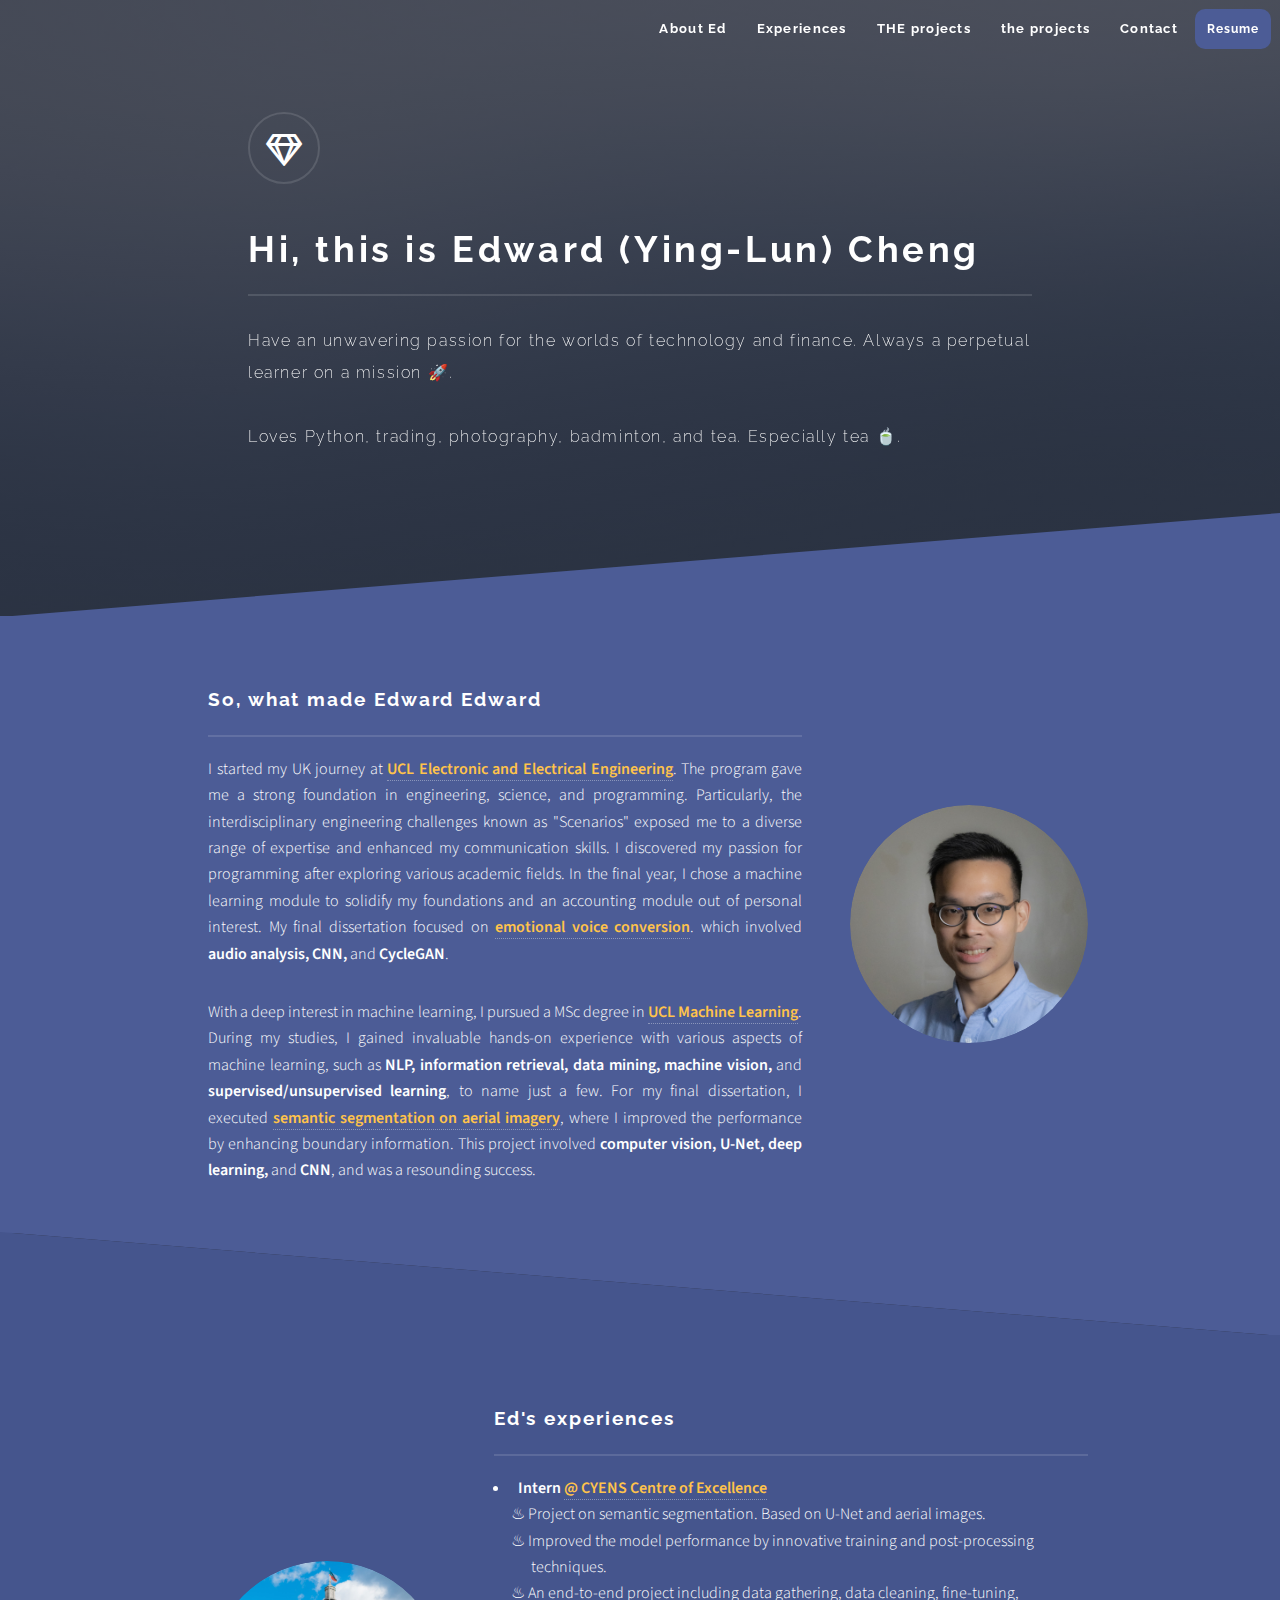
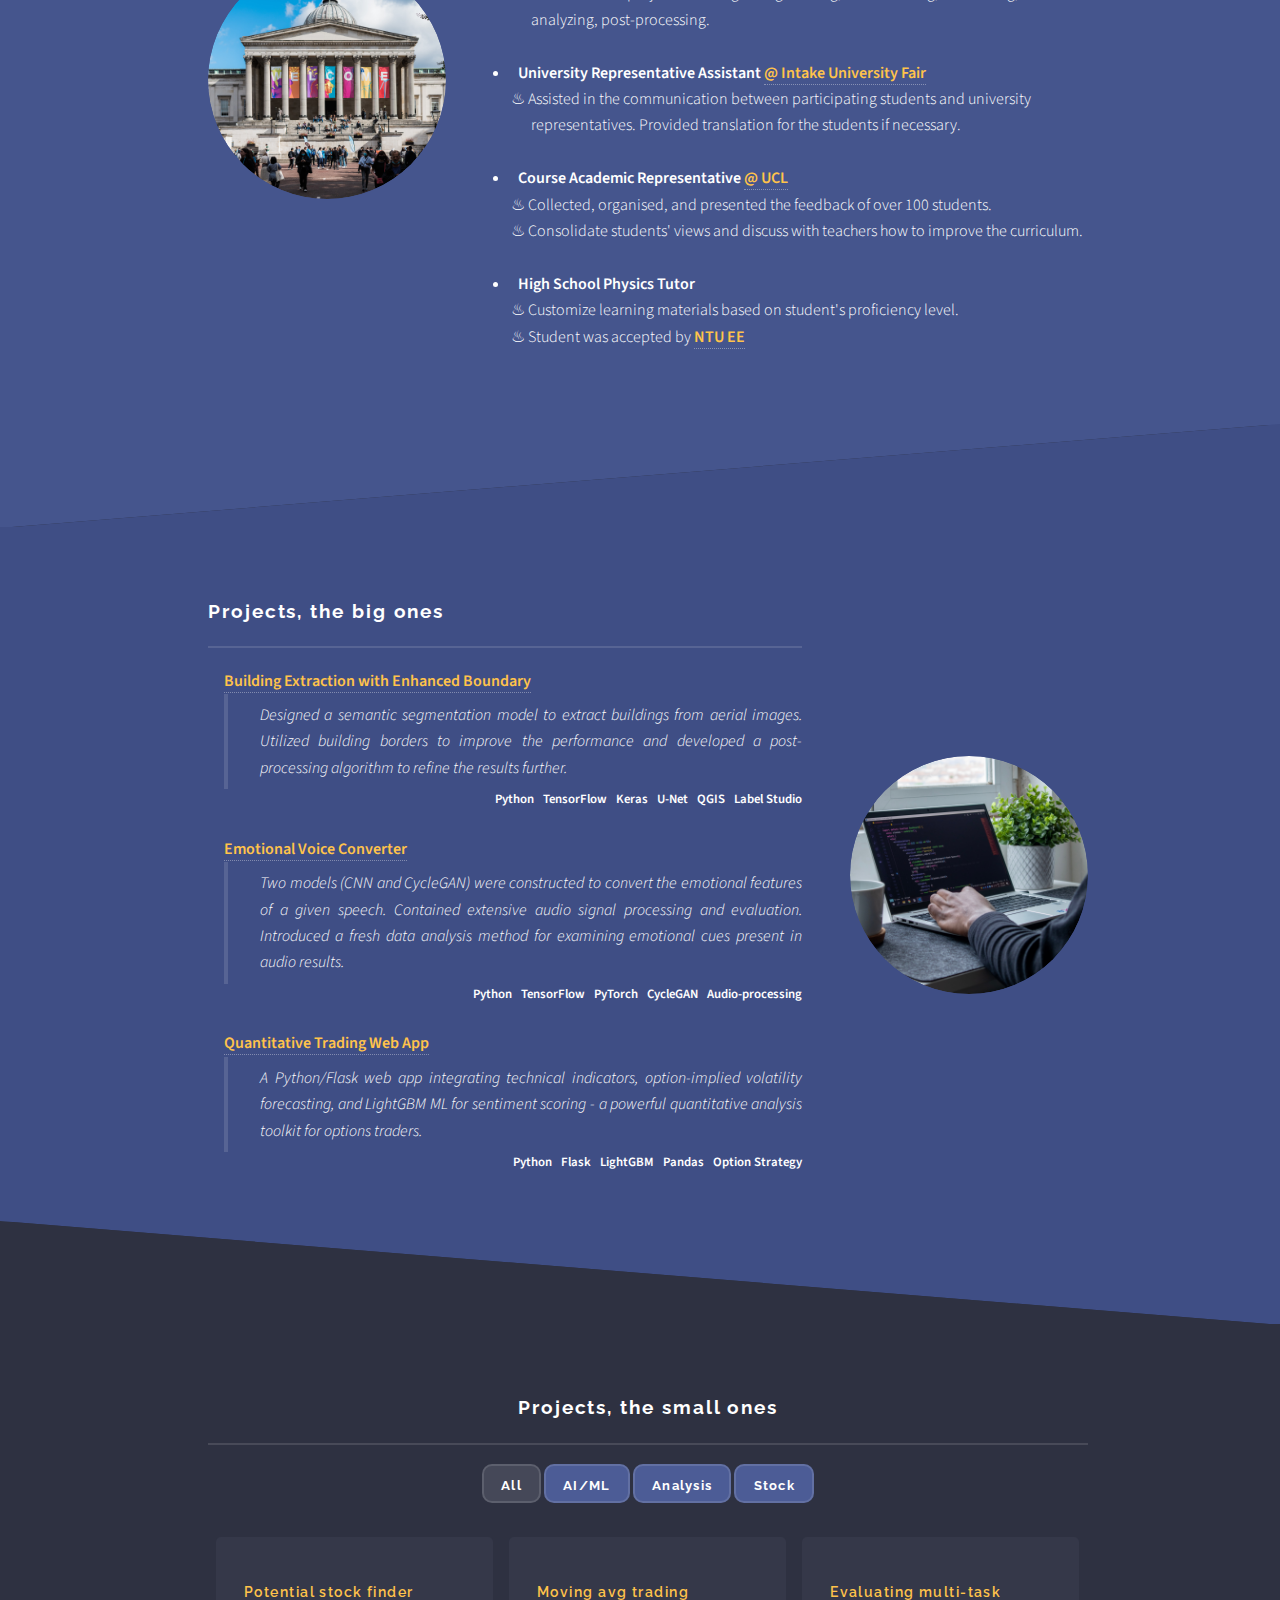
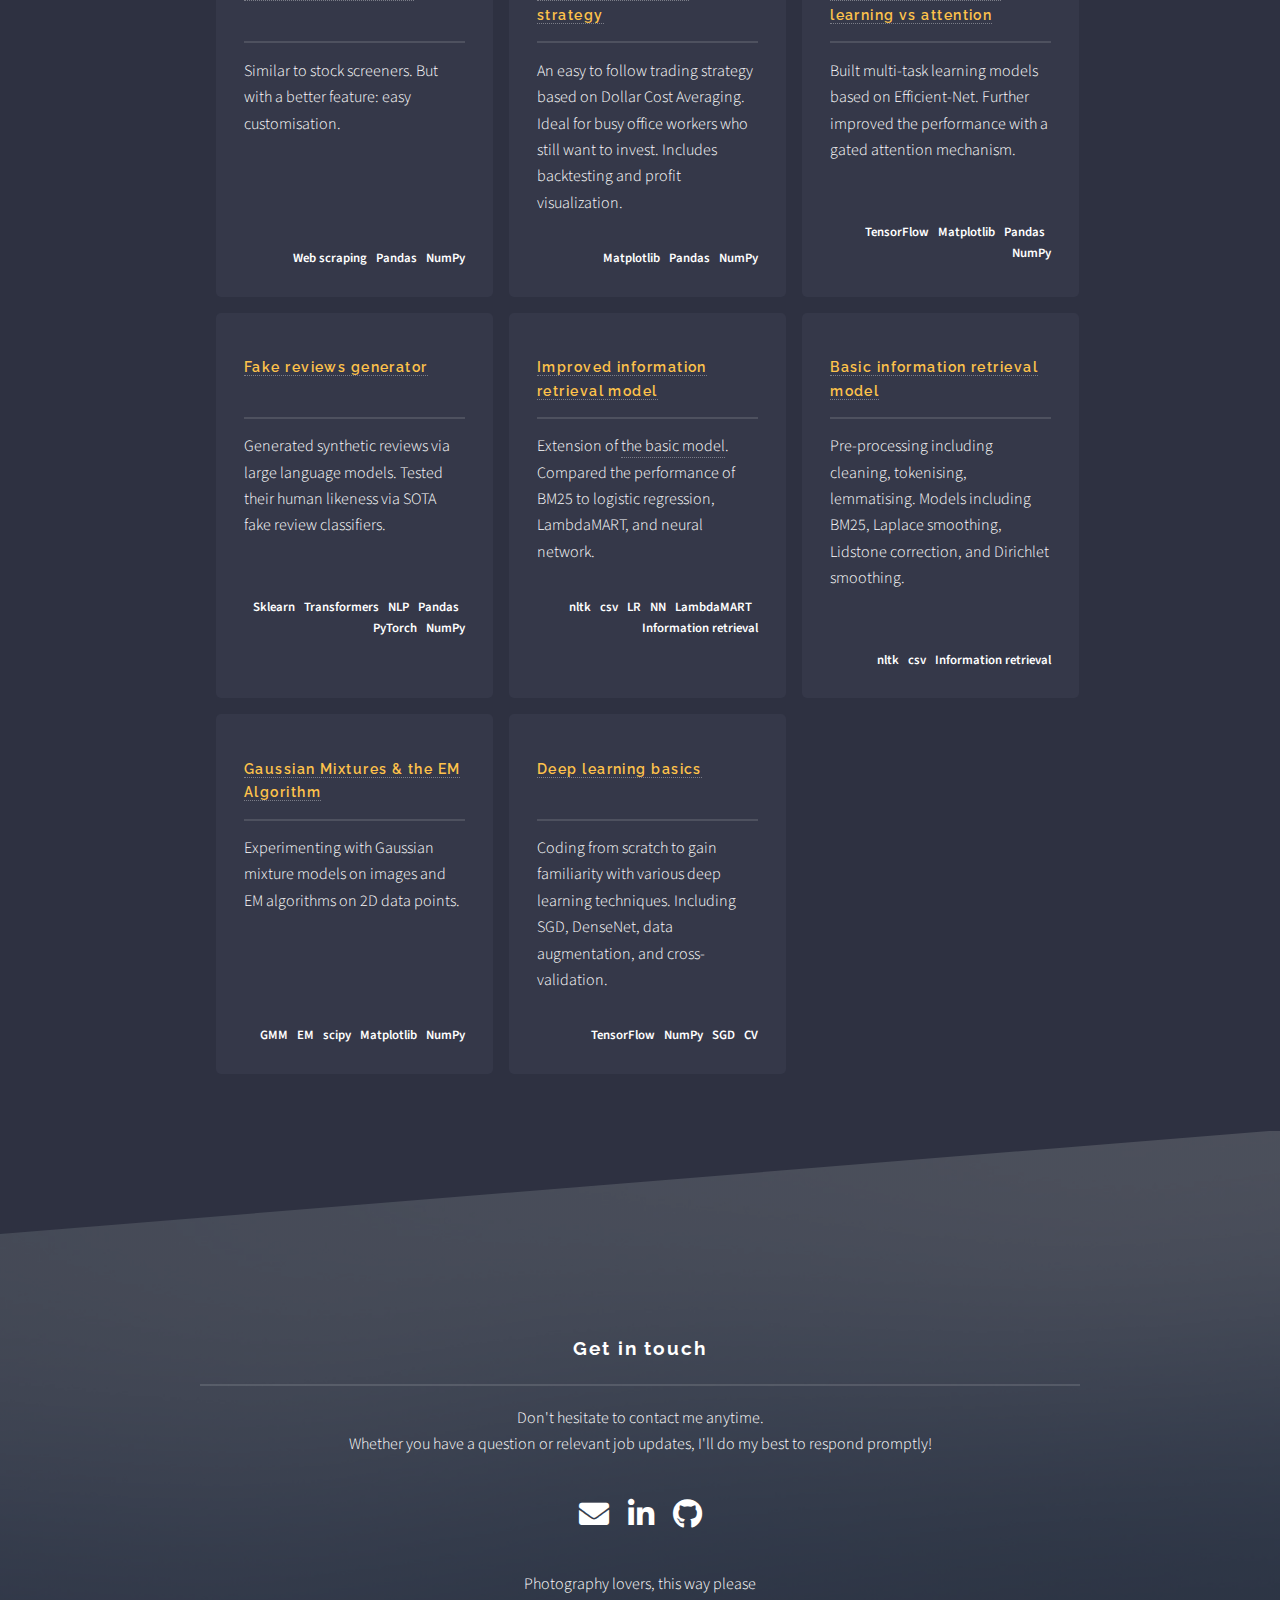
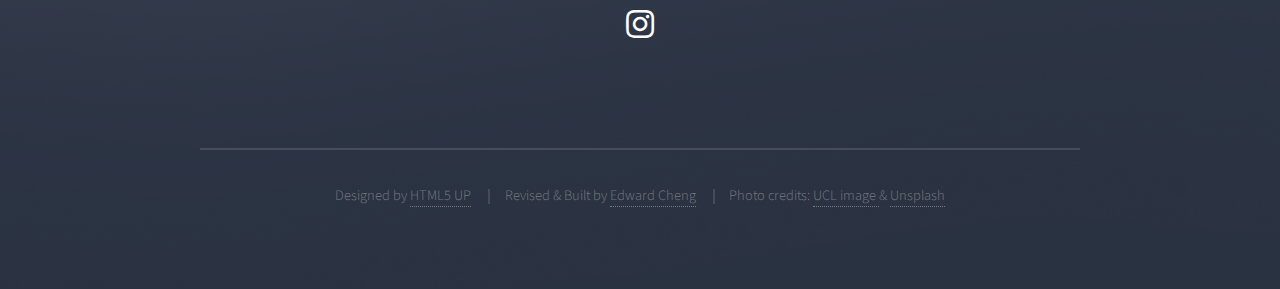
<file: index.html>
<!DOCTYPE HTML>
<!--
	Solid State by HTML5 UP
	html5up.net | @ajlkn
	Free for personal and commercial use under the CCA 3.0 license (html5up.net/license)
-->
<html>

	<head>
		<title>Edward Cheng | Software Developer</title>
		<meta charset="utf-8" />
		<meta name="viewport" content="width=device-width, initial-scale=1, user-scalable=no" />
		<link rel="stylesheet" href="assets/css/main.css" />
		<noscript>
			<link rel="stylesheet" href="assets/css/noscript.css" />
		</noscript>
	</head>

	<body class="is-preload">

		<!-- Page Wrapper -->
		<div id="page-wrapper">

			<!-- Header -->
			<header id="header" class="alt">
				<nav id="nav">
					<a href="#one">About Ed</a>
					<a href="#two">Experiences</a>
					<a href="#three">THE projects</a>
					<a href="#four">the projects</a>
					<a href="#footer">Contact</a>
					<a href="pdfs\Edward_YingLun_Cheng_CV.pdf" target="_blank" class="button primary">Resume</a>
				</nav>

				<!-- <h1>
							<ul style="list-style-type: none">
								<br>
								<li><a href="mailto: edwardchengylc@gmail.com" class="icon solid fa-envelope" style="font-size: 1.5em;"></a></li>
								<li><a href="https://www.linkedin.com/in/edward-cheng-015894229/" target="_blank" class="icon brands fa-linkedin-in" style="font-size: 1.5em;"></a></li>
								<li><a href="https://github.com/Ed-Cheng" target="_blank" class="icon brands fa-github" style="font-size: 1.5em;"></a></li>
								<li><a href="https://instagram.com/edward_ylc?igshid=ZDdkNTZiNTM=" target="_blank" class="icon brands fa-instagram" style="font-size: 1.5em;"></a></li>
							</ul>
						</h1> -->

			</header>

			<!-- Banner -->
			<section id="banner">
				<div class="inner" style="padding: 0 3em 0 3em">
					<div class="logo"><span class="icon fa-gem"></span></div>
					<h2>Hi, this is Edward (Ying-Lun) Cheng</h2>
					<p>
						<!-- A fresh graduate from UCL exploring his life goals.
								Dedicated to machine learning, python, the stock market, photography, and badminton in the past few years. -->
						Have an unwavering passion for the worlds of technology and finance.
						Always a perpetual learner on a mission 🚀.
					</p>
					<!-- <p>Studied Electronic and Electrical Engineering + Computer Science and found himself more into software.</p> -->
					<p>Loves Python, trading, photography, badminton, and tea. Especially tea 🍵.</p>
				</div>
			</section>

			<!-- Wrapper -->
			<section id="wrapper">

				<!-- One -->
				<section id="one" class="wrapper spotlight style1" style="padding: 0 2em 0 3em">
					<div class="inner">
						<a href="#one" class="image"><img src="images/profile.jpg" alt="" /></a>
						<div class="content">
							<h2 class="major">So, what made Edward Edward</h2>
							<p style="text-align: justify;">
								I started my UK journey at
								<b><a href="https://www.ucl.ac.uk/prospective-students/undergraduate/degrees/electronic-and-electrical-engineering-beng"
										target="_blank">UCL Electronic and Electrical Engineering</a></b>.
								The program gave me a strong foundation in engineering, science, and programming.
								Particularly, the interdisciplinary engineering challenges known as "Scenarios"
								exposed me to a diverse range of expertise and enhanced my communication skills.
								I discovered my passion for programming after exploring various academic fields.
								In the final year, I chose a machine learning module to solidify my foundations
								and an accounting module out of personal interest.
								My final dissertation focused on
								<b><a href="#three">emotional voice conversion</a></b>.
								which involved <b>audio analysis, CNN,</b> and <b>CycleGAN</b>.
							</p>
							<p style="text-align: justify;">
								With a deep interest in machine learning, I pursued a MSc degree in
								<b><a href="https://www.ucl.ac.uk/prospective-students/graduate/taught-degrees/machine-learning-msc"
										target="_blank">UCL Machine Learning</a></b>.
								During my studies, I gained invaluable hands-on experience with various aspects of
								machine learning,
								such as <b>NLP, information retrieval, data mining, machine vision,</b> and
								<b>supervised/unsupervised learning</b>,
								to name just a few. For my final dissertation, I executed
								<b><a href="#three">semantic segmentation on aerial imagery</a></b>,
								where I improved the performance by enhancing boundary information.
								This project involved <b>computer vision, U-Net, deep learning,</b> and <b>CNN</b>, and
								was a resounding success.
							</p>
						</div>
					</div>
				</section>

				<!-- Two -->
				<section id="two" class="wrapper alt spotlight style2" style="padding: 0 2em 0 3em">
					<div class="inner">
						<a href="#two" class="image"><img src="images/UCL.jpg" alt="" /></a>
						<div class="content">
							<h2 class="major">Ed's experiences</h2>
							<ul>
								<li><b>Intern <a href="https://superworld.cyens.org.cy/people.html" target="_blank">@
											CYENS Centre of Excellence</a></b></li>
								<ul class="special_bullet">
									<li>Project on semantic segmentation. Based on U-Net and aerial images.</li>
								</ul>
								<ul class="special_bullet">
									<li>Improved the model performance by innovative training and post-processing
										techniques.</li>
								</ul>
								<ul class="special_bullet">
									<li>An end-to-end project including data gathering, data cleaning, fine-tuning,
										analyzing, post-processing.</li>
								</ul>
								<br>

								<li><b>University Representative Assistant <a href="https://intake.education/"
											target="_blank">@ Intake University Fair</a></b></li>
								<ul class="special_bullet">
									<li>Assisted in the communication between participating students and university
										representatives. Provided translation for the students if necessary.</li>
								</ul>
								<br>

								<li><b>Course Academic Representative <a
											href="https://studentsunionucl.org/academic-reps" target="_blank">@
											UCL</a></b></li>
								<ul class="special_bullet">
									<li>Collected, organised, and presented the feedback of over 100 students.</li>
								</ul>
								<ul class="special_bullet">
									<li>Consolidate students' views and discuss with teachers how to improve the
										curriculum.</li>
								</ul>
								<br>

								<li><b>High School Physics Tutor</b></li>
								<ul class="special_bullet">
									<li>Customize learning materials based on student's proficiency level.</li>
								</ul>
								<ul class="special_bullet">
									<li>Student was accepted by <b><a href="https://web.ee.ntu.edu.tw/eng/index.php"
												target="_blank">NTU EE</a></b></li>
								</ul>
								<br>
							</ul>
						</div>
					</div>
				</section>

				<!-- Three -->
				<section id="three" class="wrapper spotlight style3" style="padding: 0 2em 0 3em">
					<div class="inner">
						<a href="#three" class="image"><img src="images/nubelson-fernandes-unsplash.jpg" alt="" /></a>
						<div class="content">
							<h2 class="major">Projects, the big ones</h2>
							<ul>
								<b><a href="https://github.com/Ed-Cheng/Building-Extraction-Enhanced-Boundary"
										target="_blank">Building Extraction with Enhanced Boundary</a></b>
								<br>
								<blockquote style="text-align: justify;">
									Designed a semantic segmentation model to extract buildings from aerial images.
									Utilized building borders to improve the performance and developed a post-processing
									algorithm to refine the results further.
								</blockquote>
								<b style="font-size:0.8em">
									<p style="text-align:right;">Python &nbsp TensorFlow &nbsp Keras &nbsp U-Net &nbsp
										QGIS &nbsp Label Studio</p>
								</b>

								<b><a href="pdfs/EVC report.pdf" target="_blank">Emotional Voice Converter</a></b>
								<br>
								<blockquote style="text-align: justify;">
									Two models (CNN and CycleGAN) were constructed to convert the emotional features of
									a given speech.
									Contained extensive audio signal processing and evaluation.
									Introduced a fresh data analysis method for examining emotional cues present in
									audio results.
								</blockquote>
								<b style="font-size:0.8em">
									<p style="text-align:right;">Python &nbsp TensorFlow &nbsp PyTorch &nbsp CycleGAN
										&nbsp Audio-processing</p>
								</b>


								<b><a href="http://edwardcheng.pythonanywhere.com/" target="_blank">Quantitative Trading
										Web App</a></b>
								<br>
								<blockquote style="text-align: justify;">
									A Python/Flask web app integrating technical indicators,
									option-implied volatility forecasting, and LightGBM ML for sentiment scoring -
									a powerful quantitative analysis toolkit for options traders.
								</blockquote>
								<b style="font-size:0.8em">
									<p style="text-align:right;">Python &nbsp Flask &nbsp LightGBM &nbsp Pandas &nbsp
										Option Strategy</p>
								</b>

							</ul>
						</div>
					</div>
				</section>

				<!-- Four -->
				<section id="four" class="wrapper alt style1" style="padding: 0 2em 0 3em">
					<div class="inner">
						<h2 class="major" style="text-align:center">Projects, the small ones</h2>
						<!-- <p style="text-align:center;">Some other projects done in UCL. And some personal side projects.</p> -->

						<!-- Control buttons -->
						<div id="myBtnContainer" style="text-align:center">
							<button class="btn active" onclick="filterSelection('all')"> All</button>
							<button class="btn" onclick="filterSelection('ml')"> AI/ML</button>
							<button class="btn" onclick="filterSelection('analysis')"> Analysis</button>
							<button class="btn" onclick="filterSelection('stock')"> Stock</button>
						</div>
						<br>

						<!-- The filterable elements. Note that some have multiple class names (this can be used if they belong to multiple categories) -->
						<div class="container">
							<section class="features">
								<article class="filterDiv analysis stock">
									<h3 class="major">
										<b><a href="https://github.com/Ed-Cheng/Potential-Stock-Finder"
												target="_blank">Potential stock finder</a></b>
										<br><br>
									</h3>
									<p>
										Similar to stock screeners.
										But with a better feature: easy customisation.
									</p>
									<br><br><br>
									<b style="font-size:0.8em">
										<p style="text-align:right;">Web scraping &nbsp Pandas &nbsp NumPy</p>
									</b>
								</article>

								<article class="filterDiv analysis stock">
									<h3 class="major">
										<b><a href="https://github.com/Ed-Cheng/Moving-avg-trading-strategy"
												target="_blank">Moving avg trading strategy</a></b>
									</h3>
									<p>
										An easy to follow trading strategy based on Dollar Cost Averaging.
										Ideal for busy office workers who still want to invest.
										Includes backtesting and profit visualization.
									</p>
									<b style="font-size:0.8em">
										<p style="text-align:right;">Matplotlib &nbsp Pandas &nbsp NumPy</p>
									</b>
								</article>

								<article class="filterDiv ml">
									<h3 class="major">
										<b><a href="https://github.com/Ed-Cheng/multitask_learning-vs-attention"
												target="_blank">Evaluating multi-task learning vs attention</a></b>
									</h3>
									<p>
										Built multi-task learning models based on Efficient-Net.
										Further improved the performance with a gated attention mechanism.
									</p>
									<br>
									<b style="font-size:0.8em">
										<p style="text-align:right;">TensorFlow &nbsp Matplotlib &nbsp Pandas &nbsp
											NumPy</p>
									</b>
								</article>

								<article class="filterDiv ml">
									<h3 class="major">
										<b><a href="https://github.com/Ed-Cheng/fake-reviews-generator"
												target="_blank">Fake reviews generator </a></b>
										<br><br>
									</h3>
									<p>
										Generated synthetic reviews via large language models.
										Tested their human likeness via SOTA fake review classifiers.
									</p>
									<br>
									<b style="font-size:0.8em">
										<p style="text-align:right;">Sklearn &nbsp Transformers &nbsp NLP &nbsp Pandas
											&nbsp PyTorch &nbsp NumPy</p>
									</b>
								</article>

								<article class="filterDiv ml">
									<h3 class="major">
										<b><a href="https://github.com/Ed-Cheng/impoved-information-retrieval-model"
												target="_blank">Improved information retrieval model</a></b>
									</h3>
									<p>
										Extension of <a href="#basic-irm">the basic model</a>.
										Compared the performance of BM25 to logistic regression, LambdaMART, and neural
										network.
									</p>
									<b style="font-size:0.8em">
										<p style="text-align:right;">nltk &nbsp csv &nbsp LR &nbsp NN &nbsp LambdaMART
											&nbsp Information retrieval</p>
									</b>
								</article>

								<article id="basic-irm" class="filterDiv ml">
									<h3 class="major">
										<b><a href="https://github.com/Ed-Cheng/information-retrieval-model"
												target="_blank">Basic information retrieval model</a></b>
									</h3>
									<p>
										Pre-processing including cleaning, tokenising, lemmatising.
										Models including BM25, Laplace smoothing, Lidstone correction, and Dirichlet
										smoothing.
									</p>
									<br>
									<b style="font-size:0.8em">
										<p style="text-align:right;">nltk &nbsp csv &nbsp Information retrieval </p>
									</b>
								</article>

								<article class="filterDiv ml">
									<h3 class="major">
										<b><a href="https://github.com/Ed-Cheng/Gaussian-Mixtures-EM-algorithm"
												target="_blank">Gaussian Mixtures & the EM Algorithm</a></b>
									</h3>
									<p>
										Experimenting with Gaussian mixture models on images and EM algorithms on 2D
										data points.
									</p>
									<br><br><br>
									<b style="font-size:0.8em">
										<p style="text-align:right;">GMM &nbsp EM &nbsp scipy &nbsp Matplotlib &nbsp
											NumPy </p>
									</b>
								</article>

								<article class="filterDiv ml">
									<h3 class="major">
										<b><a href="https://github.com/Ed-Cheng/deep-learning-basic"
												target="_blank">Deep learning basics</a></b>
										<br><br>
									</h3>
									<p>
										Coding from scratch to gain familiarity with various deep learning techniques.
										Including SGD, DenseNet, data augmentation, and cross-validation.
									</p>
									<b style="font-size:0.8em">
										<p style="text-align:right;">TensorFlow &nbsp NumPy &nbsp SGD &nbsp CV</p>
									</b>
								</article>

							</section>
						</div>
					</div>
				</section>

			</section>

			<!-- Footer -->
			<section id="footer">
				<div class="inner">
					<h2 class="major" style="text-align:center">Get in touch</h2>
					<p style="text-align:center;">Don't hesitate to contact me anytime. <br> Whether you have a question
						or relevant job updates, I'll do my best to respond promptly!</p>
					<ul class="icons" style="text-align:center">
						<li><a href="mailto: edwardchengylc@gmail.com" class="icon solid fa-envelope"
								style="font-size: 1.5em;"></a></li>
						<li><a href="https://www.linkedin.com/in/edward-cheng-015894229/" target="_blank"
								class="icon brands fa-linkedin-in" style="font-size: 1.5em;"></a></li>
						<li><a href="https://github.com/Ed-Cheng" target="_blank" class="icon brands fa-github"
								style="font-size: 1.5em;"></a></li>
					</ul>
					<p style="text-align:center;">
						Photography lovers, this way please <br>
						<a href="https://instagram.com/edward_ylc?igshid=ZDdkNTZiNTM=" target="_blank"
							class="icon brands fa-instagram" style="font-size: 2em;"></a>
					</p>

					<ul class="copyright" style="text-align:center">
						<li>Designed by <a href="http://html5up.net" target="_blank">HTML5 UP</a></li>
						<li>Revised & Built by <a href="https://ed-cheng.github.io/">Edward Cheng</a></li>
						<li>Photo credits: <a href="https://www.ucl.ac.uk/cam/brand/resources/image-library/campus"
								target="_blank">UCL image </a> & <a href="https://unsplash.com/"
								target="_blank">Unsplash</a></li>
					</ul>
				</div>
			</section>

		</div>

		<!-- Scripts -->
		<script src="assets/js/jquery.min.js"></script>
		<script src="assets/js/jquery.scrollex.min.js"></script>
		<script src="assets/js/browser.min.js"></script>
		<script src="assets/js/breakpoints.min.js"></script>
		<script src="assets/js/util.js"></script>
		<script src="assets/js/main.js"></script>

	</body>

</html>
</file>
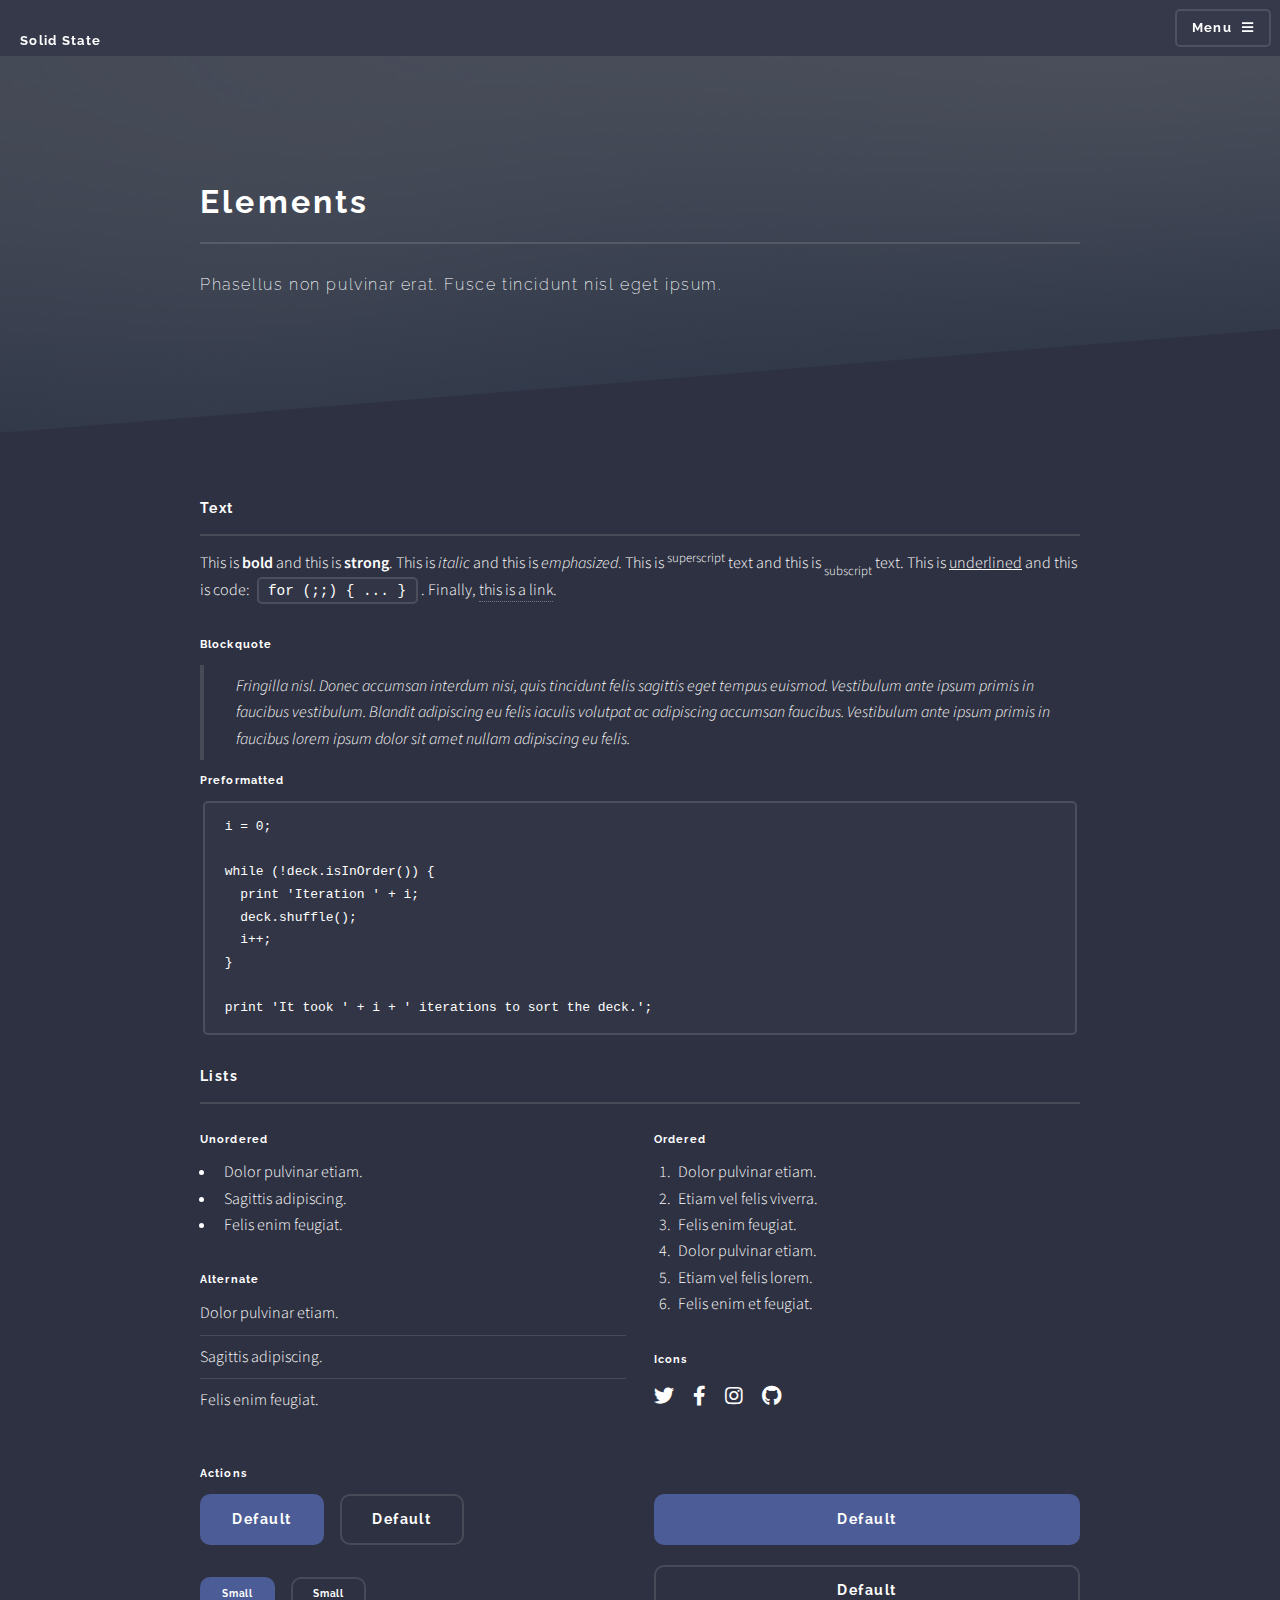
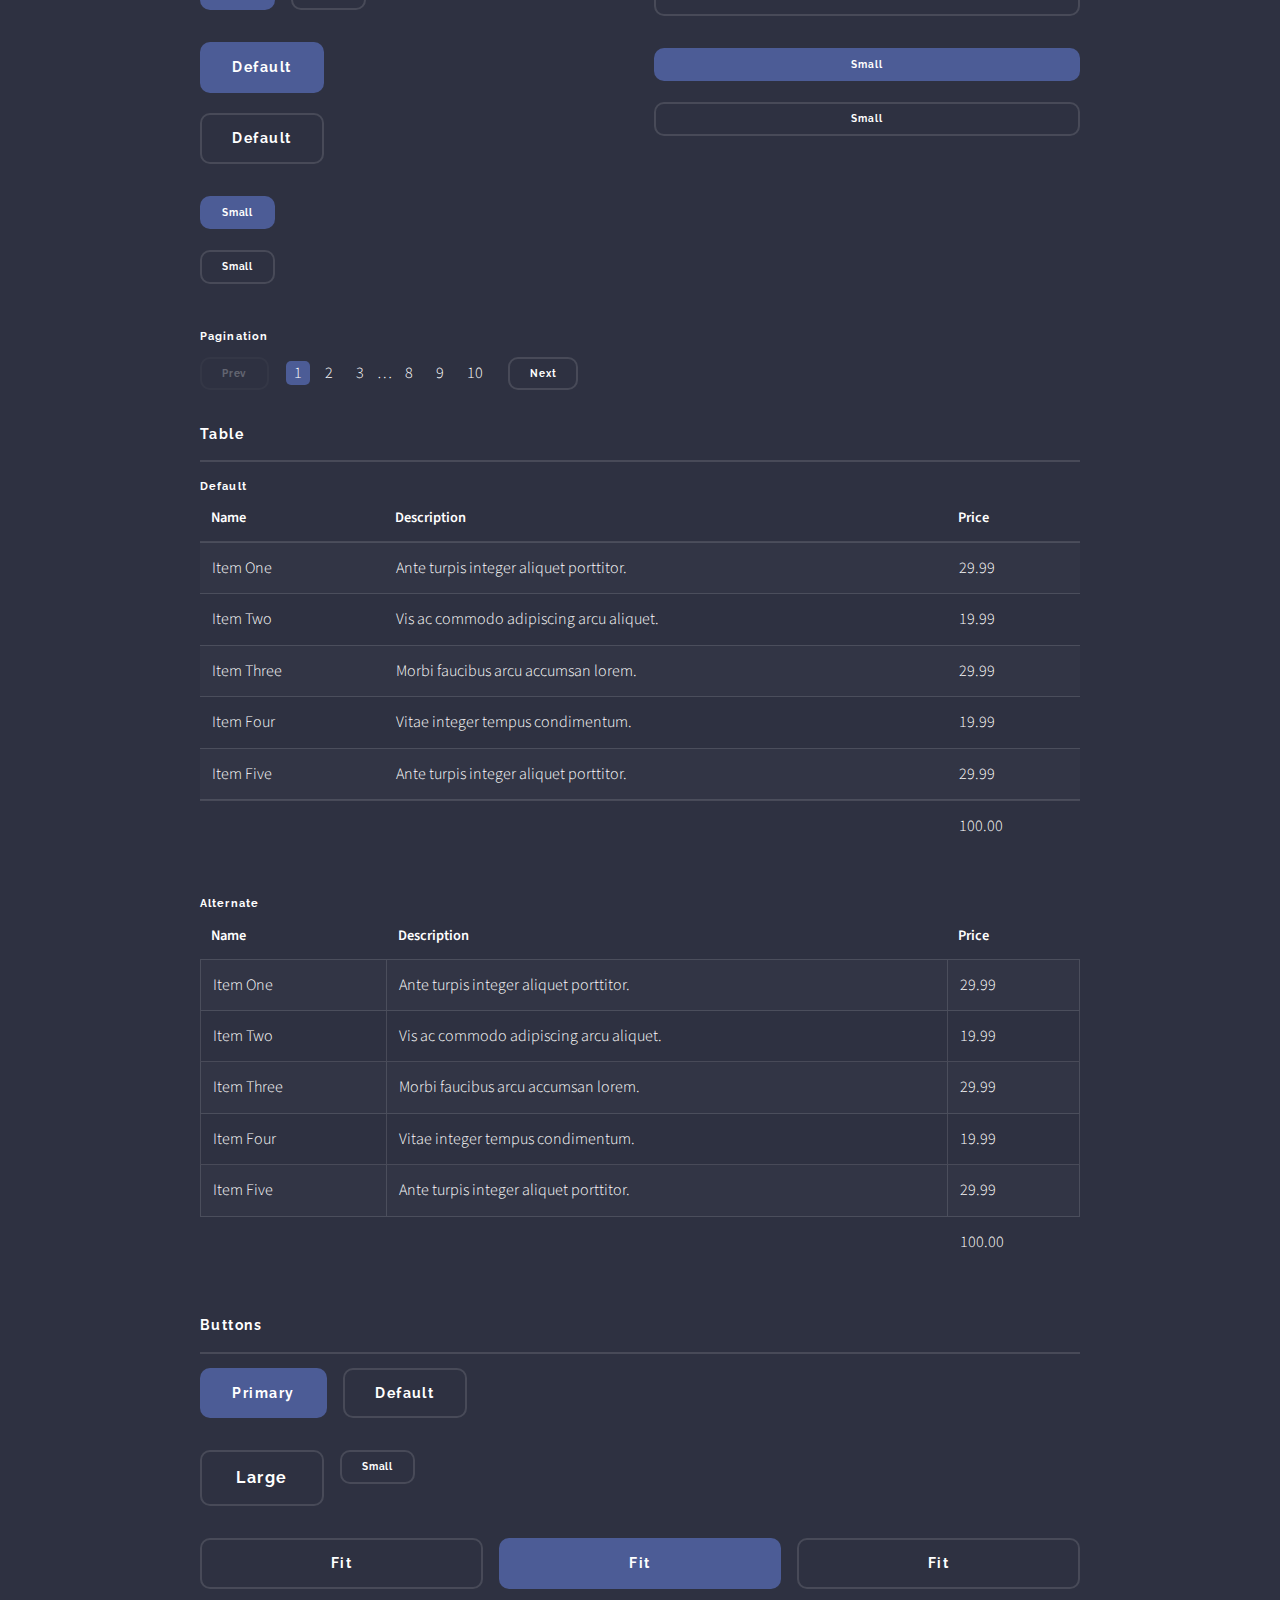
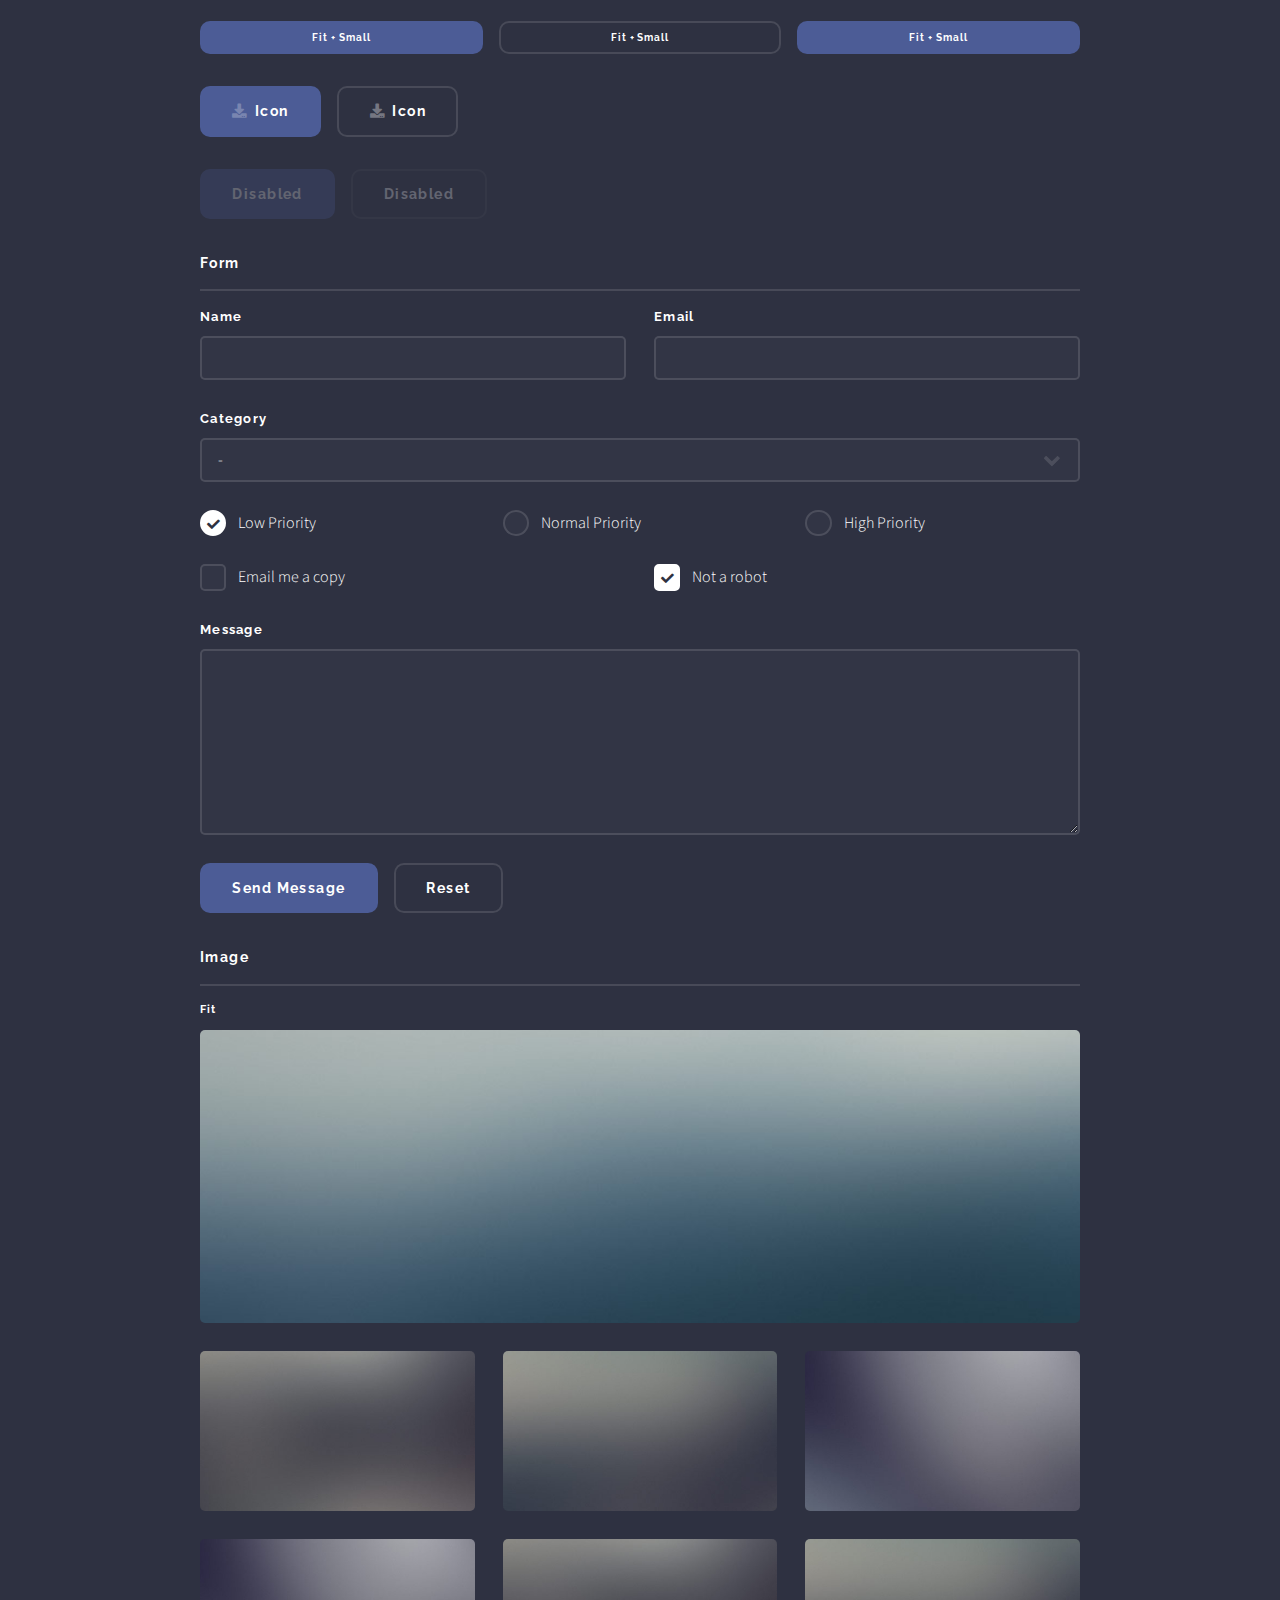
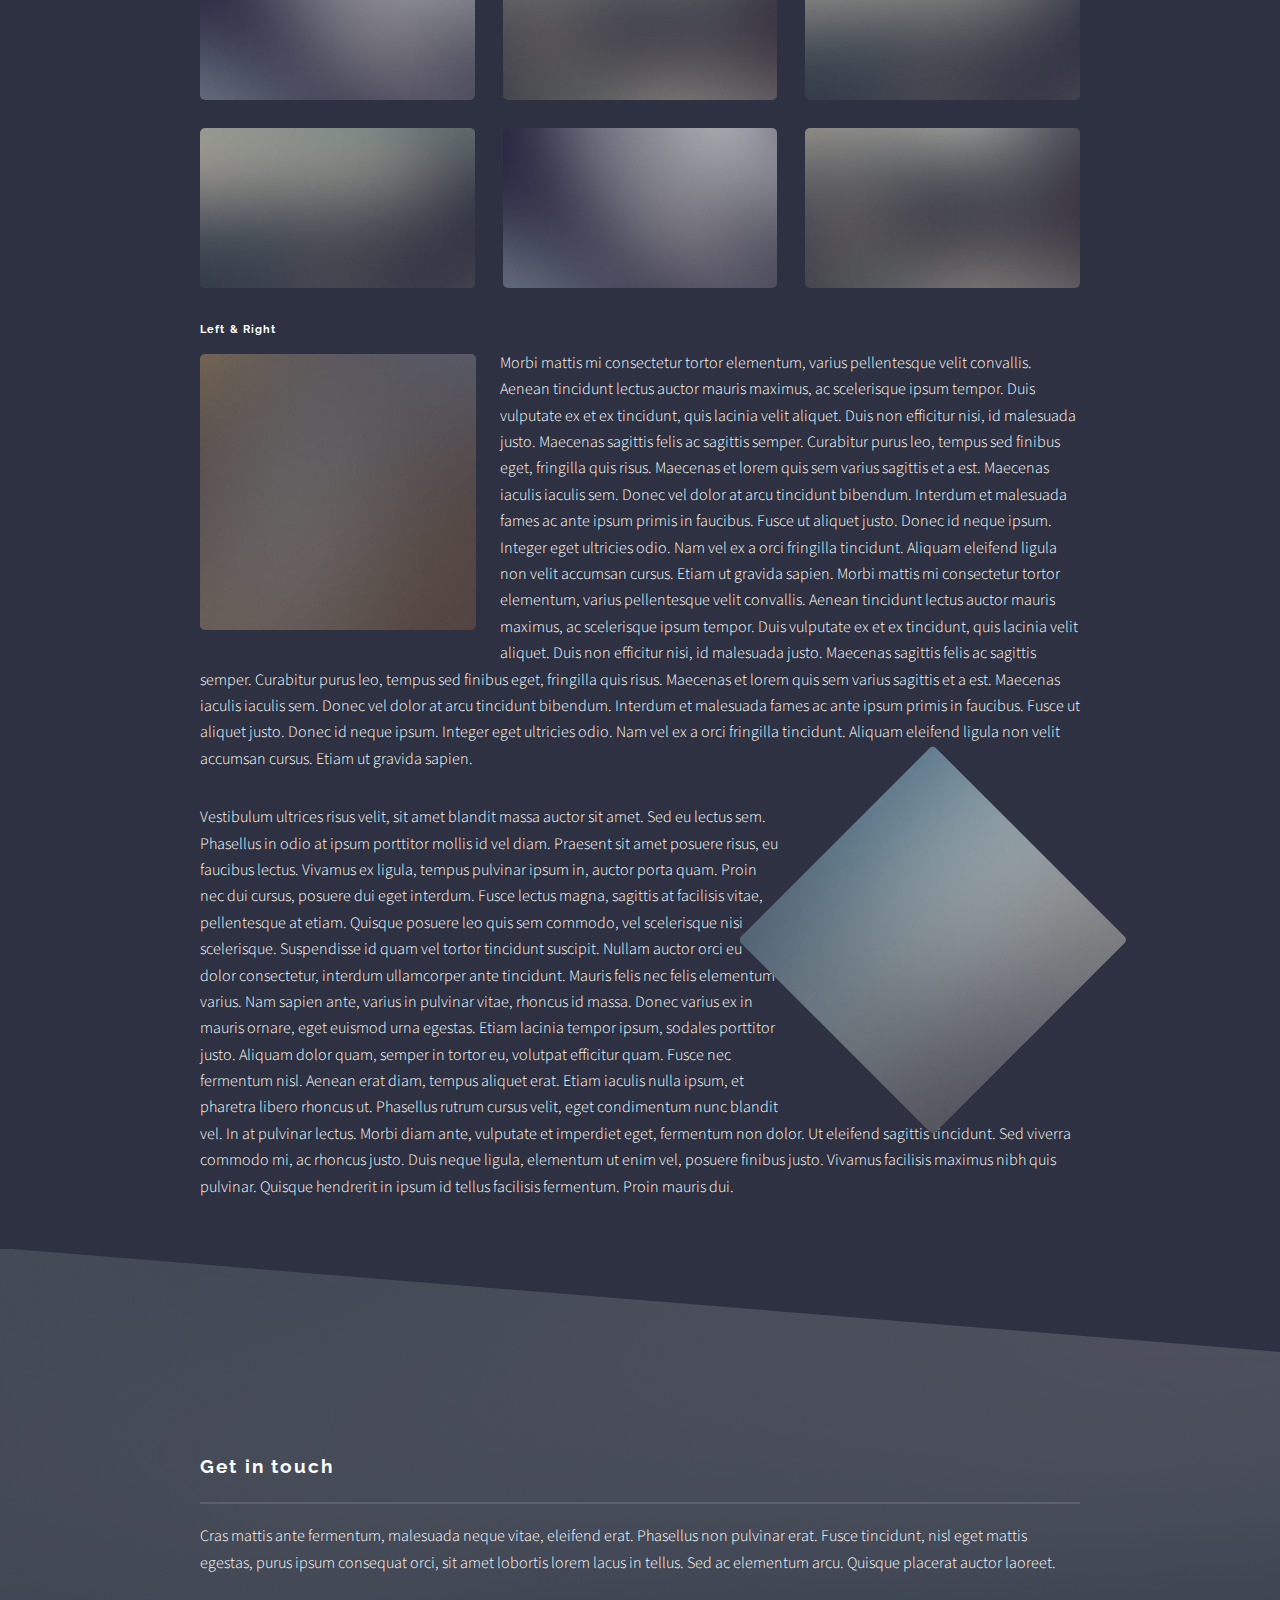
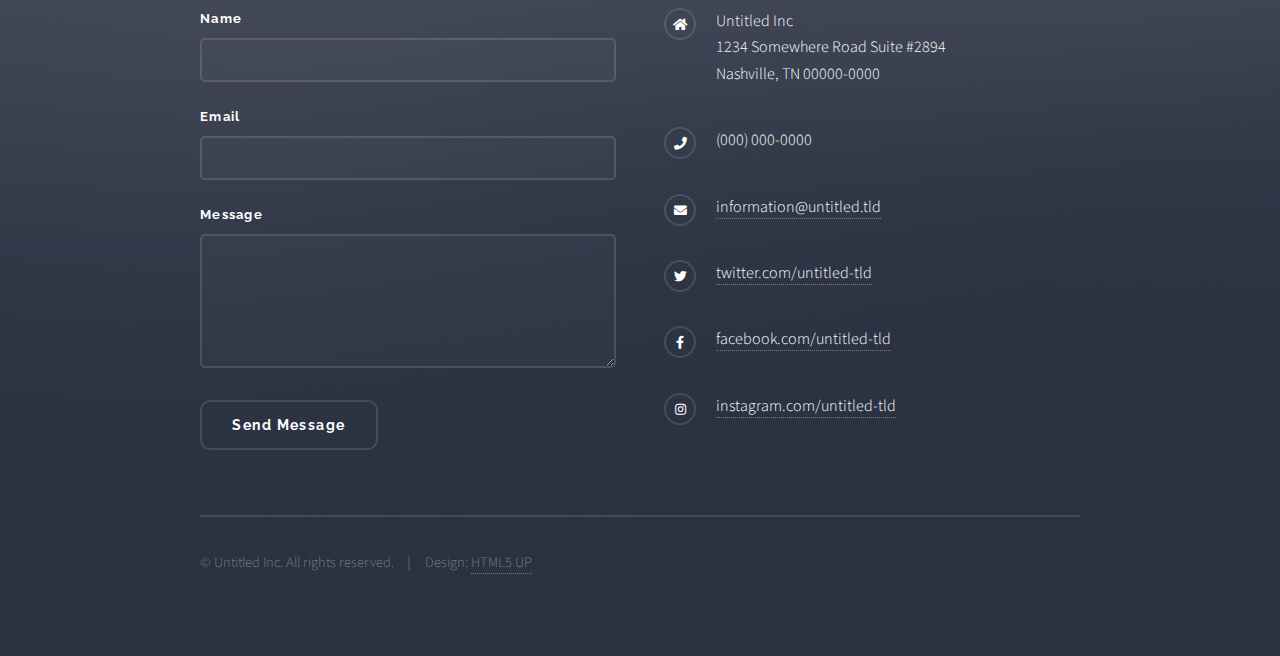
<file: elements.html>
<!DOCTYPE HTML>
<!--
	Solid State by HTML5 UP
	html5up.net | @ajlkn
	Free for personal and commercial use under the CCA 3.0 license (html5up.net/license)
-->
<html>
	<head>
		<title>Elements - Solid State by HTML5 UP</title>
		<meta charset="utf-8" />
		<meta name="viewport" content="width=device-width, initial-scale=1, user-scalable=no" />
		<link rel="stylesheet" href="assets/css/main.css" />
		<noscript><link rel="stylesheet" href="assets/css/noscript.css" /></noscript>
	</head>
	<body class="is-preload">

		<!-- Page Wrapper -->
			<div id="page-wrapper">

				<!-- Header -->
					<header id="header">
						<h1><a href="index.html">Solid State</a></h1>
						<nav>
							<a href="#menu">Menu</a>
						</nav>
					</header>

				<!-- Menu -->
					<nav id="menu">
						<div class="inner">
							<h2>Menu</h2>
							<ul class="links">
								<li><a href="index.html">Home</a></li>
								<li><a href="generic.html">Generic</a></li>
								<li><a href="elements.html">Elements</a></li>
								<li><a href="#">Log In</a></li>
								<li><a href="#">Sign Up</a></li>
							</ul>
							<a href="#" class="close">Close</a>
						</div>
					</nav>

				<!-- Wrapper -->
					<section id="wrapper">
						<header>
							<div class="inner">
								<h2>Elements</h2>
								<p>Phasellus non pulvinar erat. Fusce tincidunt nisl eget ipsum.</p>
							</div>
						</header>

						<!-- Content -->
							<div class="wrapper">
								<div class="inner">

									<section>
										<h3 class="major">Text</h3>
										<p>This is <b>bold</b> and this is <strong>strong</strong>. This is <i>italic</i> and this is <em>emphasized</em>.
										This is <sup>superscript</sup> text and this is <sub>subscript</sub> text.
										This is <u>underlined</u> and this is code: <code>for (;;) { ... }</code>. Finally, <a href="#">this is a link</a>.</p>
										<h4>Blockquote</h4>
										<blockquote>Fringilla nisl. Donec accumsan interdum nisi, quis tincidunt felis sagittis eget tempus euismod. Vestibulum ante ipsum primis in faucibus vestibulum. Blandit adipiscing eu felis iaculis volutpat ac adipiscing accumsan faucibus. Vestibulum ante ipsum primis in faucibus lorem ipsum dolor sit amet nullam adipiscing eu felis.</blockquote>
										<h4>Preformatted</h4>
										<pre><code>i = 0;

while (!deck.isInOrder()) {
  print 'Iteration ' + i;
  deck.shuffle();
  i++;
}

print 'It took ' + i + ' iterations to sort the deck.';</code></pre>
									</section>

									<section>
										<h3 class="major">Lists</h3>
										<div class="row">
											<div class="col-6 col-12-medium">
												<h4>Unordered</h4>
												<ul>
													<li>Dolor pulvinar etiam.</li>
													<li>Sagittis adipiscing.</li>
													<li>Felis enim feugiat.</li>
												</ul>
												<h4>Alternate</h4>
												<ul class="alt">
													<li>Dolor pulvinar etiam.</li>
													<li>Sagittis adipiscing.</li>
													<li>Felis enim feugiat.</li>
												</ul>
											</div>
											<div class="col-6 col-12-medium">
												<h4>Ordered</h4>
												<ol>
													<li>Dolor pulvinar etiam.</li>
													<li>Etiam vel felis viverra.</li>
													<li>Felis enim feugiat.</li>
													<li>Dolor pulvinar etiam.</li>
													<li>Etiam vel felis lorem.</li>
													<li>Felis enim et feugiat.</li>
												</ol>
												<h4>Icons</h4>
												<ul class="icons">
													<li><a href="#" class="icon brands fa-twitter"><span class="label">Twitter</span></a></li>
													<li><a href="#" class="icon brands fa-facebook-f"><span class="label">Facebook</span></a></li>
													<li><a href="#" class="icon brands fa-instagram"><span class="label">Instagram</span></a></li>
													<li><a href="#" class="icon brands fa-github"><span class="label">Github</span></a></li>
												</ul>
											</div>
										</div>
										<h4>Actions</h4>
										<div class="row">
											<div class="col-6 col-12-medium">
												<ul class="actions">
													<li><a href="#" class="button primary">Default</a></li>
													<li><a href="#" class="button">Default</a></li>
												</ul>
												<ul class="actions small">
													<li><a href="#" class="button primary small">Small</a></li>
													<li><a href="#" class="button small">Small</a></li>
												</ul>
												<ul class="actions stacked">
													<li><a href="#" class="button primary">Default</a></li>
													<li><a href="#" class="button">Default</a></li>
												</ul>
												<ul class="actions stacked small">
													<li><a href="#" class="button primary small">Small</a></li>
													<li><a href="#" class="button small">Small</a></li>
												</ul>
											</div>
											<div class="col-6 col-12-medium">
												<ul class="actions stacked">
													<li><a href="#" class="button primary fit">Default</a></li>
													<li><a href="#" class="button fit">Default</a></li>
												</ul>
												<ul class="actions stacked small">
													<li><a href="#" class="button primary small fit">Small</a></li>
													<li><a href="#" class="button small fit">Small</a></li>
												</ul>
											</div>
										</div>
										<h4>Pagination</h4>
										<ul class="pagination">
											<li><span class="button small disabled">Prev</span></li>
											<li><a href="#" class="page active">1</a></li>
											<li><a href="#" class="page">2</a></li>
											<li><a href="#" class="page">3</a></li>
											<li><span>&hellip;</span></li>
											<li><a href="#" class="page">8</a></li>
											<li><a href="#" class="page">9</a></li>
											<li><a href="#" class="page">10</a></li>
											<li><a href="#" class="button small">Next</a></li>
										</ul>
									</section>

									<section>
										<h3 class="major">Table</h3>
										<h4>Default</h4>
										<div class="table-wrapper">
											<table>
												<thead>
													<tr>
														<th>Name</th>
														<th>Description</th>
														<th>Price</th>
													</tr>
												</thead>
												<tbody>
													<tr>
														<td>Item One</td>
														<td>Ante turpis integer aliquet porttitor.</td>
														<td>29.99</td>
													</tr>
													<tr>
														<td>Item Two</td>
														<td>Vis ac commodo adipiscing arcu aliquet.</td>
														<td>19.99</td>
													</tr>
													<tr>
														<td>Item Three</td>
														<td> Morbi faucibus arcu accumsan lorem.</td>
														<td>29.99</td>
													</tr>
													<tr>
														<td>Item Four</td>
														<td>Vitae integer tempus condimentum.</td>
														<td>19.99</td>
													</tr>
													<tr>
														<td>Item Five</td>
														<td>Ante turpis integer aliquet porttitor.</td>
														<td>29.99</td>
													</tr>
												</tbody>
												<tfoot>
													<tr>
														<td colspan="2"></td>
														<td>100.00</td>
													</tr>
												</tfoot>
											</table>
										</div>

										<h4>Alternate</h4>
										<div class="table-wrapper">
											<table class="alt">
												<thead>
													<tr>
														<th>Name</th>
														<th>Description</th>
														<th>Price</th>
													</tr>
												</thead>
												<tbody>
													<tr>
														<td>Item One</td>
														<td>Ante turpis integer aliquet porttitor.</td>
														<td>29.99</td>
													</tr>
													<tr>
														<td>Item Two</td>
														<td>Vis ac commodo adipiscing arcu aliquet.</td>
														<td>19.99</td>
													</tr>
													<tr>
														<td>Item Three</td>
														<td> Morbi faucibus arcu accumsan lorem.</td>
														<td>29.99</td>
													</tr>
													<tr>
														<td>Item Four</td>
														<td>Vitae integer tempus condimentum.</td>
														<td>19.99</td>
													</tr>
													<tr>
														<td>Item Five</td>
														<td>Ante turpis integer aliquet porttitor.</td>
														<td>29.99</td>
													</tr>
												</tbody>
												<tfoot>
													<tr>
														<td colspan="2"></td>
														<td>100.00</td>
													</tr>
												</tfoot>
											</table>
										</div>
									</section>

									<section>
										<h3 class="major">Buttons</h3>
										<ul class="actions">
											<li><a href="#" class="button primary">Primary</a></li>
											<li><a href="#" class="button">Default</a></li>
										</ul>
										<ul class="actions">
											<li><a href="#" class="button large">Large</a></li>
											<li><a href="#" class="button small">Small</a></li>
										</ul>
										<ul class="actions fit">
											<li><a href="#" class="button fit">Fit</a></li>
											<li><a href="#" class="button primary fit">Fit</a></li>
											<li><a href="#" class="button fit">Fit</a></li>
										</ul>
										<ul class="actions fit small">
											<li><a href="#" class="button primary fit small">Fit + Small</a></li>
											<li><a href="#" class="button fit small">Fit + Small</a></li>
											<li><a href="#" class="button primary fit small">Fit + Small</a></li>
										</ul>
										<ul class="actions">
											<li><a href="#" class="button primary icon solid fa-download">Icon</a></li>
											<li><a href="#" class="button icon solid fa-download">Icon</a></li>
										</ul>
										<ul class="actions">
											<li><span class="button primary disabled">Disabled</span></li>
											<li><span class="button disabled">Disabled</span></li>
										</ul>
									</section>

									<section>
										<h3 class="major">Form</h3>
										<form method="post" action="#">
											<div class="row gtr-uniform">
												<div class="col-6 col-12-xsmall">
													<label for="demo-name">Name</label>
													<input type="text" name="demo-name" id="demo-name" value="" />
												</div>
												<div class="col-6 col-12-xsmall">
													<label for="demo-email">Email</label>
													<input type="email" name="demo-email" id="demo-email" value="" />
												</div>
												<div class="col-12">
													<label for="demo-category">Category</label>
													<select name="demo-category" id="demo-category">
														<option value="">-</option>
														<option value="1">Manufacturing</option>
														<option value="1">Shipping</option>
														<option value="1">Administration</option>
														<option value="1">Human Resources</option>
													</select>
												</div>
												<div class="col-4 col-12-small">
													<input type="radio" id="demo-priority-low" name="demo-priority" checked>
													<label for="demo-priority-low">Low Priority</label>
												</div>
												<div class="col-4 col-12-small">
													<input type="radio" id="demo-priority-normal" name="demo-priority">
													<label for="demo-priority-normal">Normal Priority</label>
												</div>
												<div class="col-4 col-12-small">
													<input type="radio" id="demo-priority-high" name="demo-priority">
													<label for="demo-priority-high">High Priority</label>
												</div>
												<div class="col-6 col-12-small">
													<input type="checkbox" id="demo-copy" name="demo-copy">
													<label for="demo-copy">Email me a copy</label>
												</div>
												<div class="col-6 col-12-small">
													<input type="checkbox" id="demo-human" name="demo-human" checked>
													<label for="demo-human">Not a robot</label>
												</div>
												<div class="col-12">
													<label for="demo-message">Message</label>
													<textarea name="demo-message" id="demo-message" rows="6"></textarea>
												</div>
												<div class="col-12">
													<ul class="actions">
														<li><input type="submit" value="Send Message" class="primary" /></li>
														<li><input type="reset" value="Reset" /></li>
													</ul>
												</div>
											</div>
										</form>
									</section>

									<section>
										<h3 class="major">Image</h3>
										<h4>Fit</h4>
										<div class="box alt">
											<div class="row gtr-uniform">
												<div class="col-12"><span class="image fit"><img src="images/pic08.jpg" alt="" /></span></div>
												<div class="col-4"><span class="image fit"><img src="images/pic05.jpg" alt="" /></span></div>
												<div class="col-4"><span class="image fit"><img src="images/pic06.jpg" alt="" /></span></div>
												<div class="col-4"><span class="image fit"><img src="images/pic07.jpg" alt="" /></span></div>
												<div class="col-4"><span class="image fit"><img src="images/pic07.jpg" alt="" /></span></div>
												<div class="col-4"><span class="image fit"><img src="images/pic05.jpg" alt="" /></span></div>
												<div class="col-4"><span class="image fit"><img src="images/pic06.jpg" alt="" /></span></div>
												<div class="col-4"><span class="image fit"><img src="images/pic06.jpg" alt="" /></span></div>
												<div class="col-4"><span class="image fit"><img src="images/pic07.jpg" alt="" /></span></div>
												<div class="col-4"><span class="image fit"><img src="images/pic05.jpg" alt="" /></span></div>
											</div>
										</div>
										<h4>Left &amp; Right</h4>
										<p><span class="image left"><img src="images/pic01.jpg" alt="" /></span>Morbi mattis mi consectetur tortor elementum, varius pellentesque velit convallis. Aenean tincidunt lectus auctor mauris maximus, ac scelerisque ipsum tempor. Duis vulputate ex et ex tincidunt, quis lacinia velit aliquet. Duis non efficitur nisi, id malesuada justo. Maecenas sagittis felis ac sagittis semper. Curabitur purus leo, tempus sed finibus eget, fringilla quis risus. Maecenas et lorem quis sem varius sagittis et a est. Maecenas iaculis iaculis sem. Donec vel dolor at arcu tincidunt bibendum. Interdum et malesuada fames ac ante ipsum primis in faucibus. Fusce ut aliquet justo. Donec id neque ipsum. Integer eget ultricies odio. Nam vel ex a orci fringilla tincidunt. Aliquam eleifend ligula non velit accumsan cursus. Etiam ut gravida sapien. Morbi mattis mi consectetur tortor elementum, varius pellentesque velit convallis. Aenean tincidunt lectus auctor mauris maximus, ac scelerisque ipsum tempor. Duis vulputate ex et ex tincidunt, quis lacinia velit aliquet. Duis non efficitur nisi, id malesuada justo. Maecenas sagittis felis ac sagittis semper. Curabitur purus leo, tempus sed finibus eget, fringilla quis risus. Maecenas et lorem quis sem varius sagittis et a est. Maecenas iaculis iaculis sem. Donec vel dolor at arcu tincidunt bibendum. Interdum et malesuada fames ac ante ipsum primis in faucibus. Fusce ut aliquet justo. Donec id neque ipsum. Integer eget ultricies odio. Nam vel ex a orci fringilla tincidunt. Aliquam eleifend ligula non velit accumsan cursus. Etiam ut gravida sapien.</p>
										<p><span class="image right"><img src="images/pic02.jpg" alt="" /></span>Vestibulum ultrices risus velit, sit amet blandit massa auctor sit amet. Sed eu lectus sem. Phasellus in odio at ipsum porttitor mollis id vel diam. Praesent sit amet posuere risus, eu faucibus lectus. Vivamus ex ligula, tempus pulvinar ipsum in, auctor porta quam. Proin nec dui cursus, posuere dui eget interdum. Fusce lectus magna, sagittis at facilisis vitae, pellentesque at etiam. Quisque posuere leo quis sem commodo, vel scelerisque nisi scelerisque. Suspendisse id quam vel tortor tincidunt suscipit. Nullam auctor orci eu dolor consectetur, interdum ullamcorper ante tincidunt. Mauris felis nec felis elementum varius. Nam sapien ante, varius in pulvinar vitae, rhoncus id massa. Donec varius ex in mauris ornare, eget euismod urna egestas. Etiam lacinia tempor ipsum, sodales porttitor justo. Aliquam dolor quam, semper in tortor eu, volutpat efficitur quam. Fusce nec fermentum nisl. Aenean erat diam, tempus aliquet erat. Etiam iaculis nulla ipsum, et pharetra libero rhoncus ut. Phasellus rutrum cursus velit, eget condimentum nunc blandit vel. In at pulvinar lectus. Morbi diam ante, vulputate et imperdiet eget, fermentum non dolor. Ut eleifend sagittis tincidunt. Sed viverra commodo mi, ac rhoncus justo. Duis neque ligula, elementum ut enim vel, posuere finibus justo. Vivamus facilisis maximus nibh quis pulvinar. Quisque hendrerit in ipsum id tellus facilisis fermentum. Proin mauris dui.</p>
									</section>

								</div>
							</div>

					</section>

				<!-- Footer -->
					<section id="footer">
						<div class="inner">
							<h2 class="major">Get in touch</h2>
							<p>Cras mattis ante fermentum, malesuada neque vitae, eleifend erat. Phasellus non pulvinar erat. Fusce tincidunt, nisl eget mattis egestas, purus ipsum consequat orci, sit amet lobortis lorem lacus in tellus. Sed ac elementum arcu. Quisque placerat auctor laoreet.</p>
							<form method="post" action="#">
								<div class="fields">
									<div class="field">
										<label for="name">Name</label>
										<input type="text" name="name" id="name" />
									</div>
									<div class="field">
										<label for="email">Email</label>
										<input type="email" name="email" id="email" />
									</div>
									<div class="field">
										<label for="message">Message</label>
										<textarea name="message" id="message" rows="4"></textarea>
									</div>
								</div>
								<ul class="actions">
									<li><input type="submit" value="Send Message" /></li>
								</ul>
							</form>
							<ul class="contact">
								<li class="icon solid fa-home">
									Untitled Inc<br />
									1234 Somewhere Road Suite #2894<br />
									Nashville, TN 00000-0000
								</li>
								<li class="icon solid fa-phone">(000) 000-0000</li>
								<li class="icon solid fa-envelope"><a href="#">information@untitled.tld</a></li>
								<li class="icon brands fa-twitter"><a href="#">twitter.com/untitled-tld</a></li>
								<li class="icon brands fa-facebook-f"><a href="#">facebook.com/untitled-tld</a></li>
								<li class="icon brands fa-instagram"><a href="#">instagram.com/untitled-tld</a></li>
							</ul>
							<ul class="copyright">
								<li>&copy; Untitled Inc. All rights reserved.</li><li>Design: <a href="http://html5up.net">HTML5 UP</a></li>
							</ul>
						</div>
					</section>

			</div>

		<!-- Scripts -->
			<script src="assets/js/jquery.min.js"></script>
			<script src="assets/js/jquery.scrollex.min.js"></script>
			<script src="assets/js/browser.min.js"></script>
			<script src="assets/js/breakpoints.min.js"></script>
			<script src="assets/js/util.js"></script>
			<script src="assets/js/main.js"></script>

	</body>
</html>
</file>
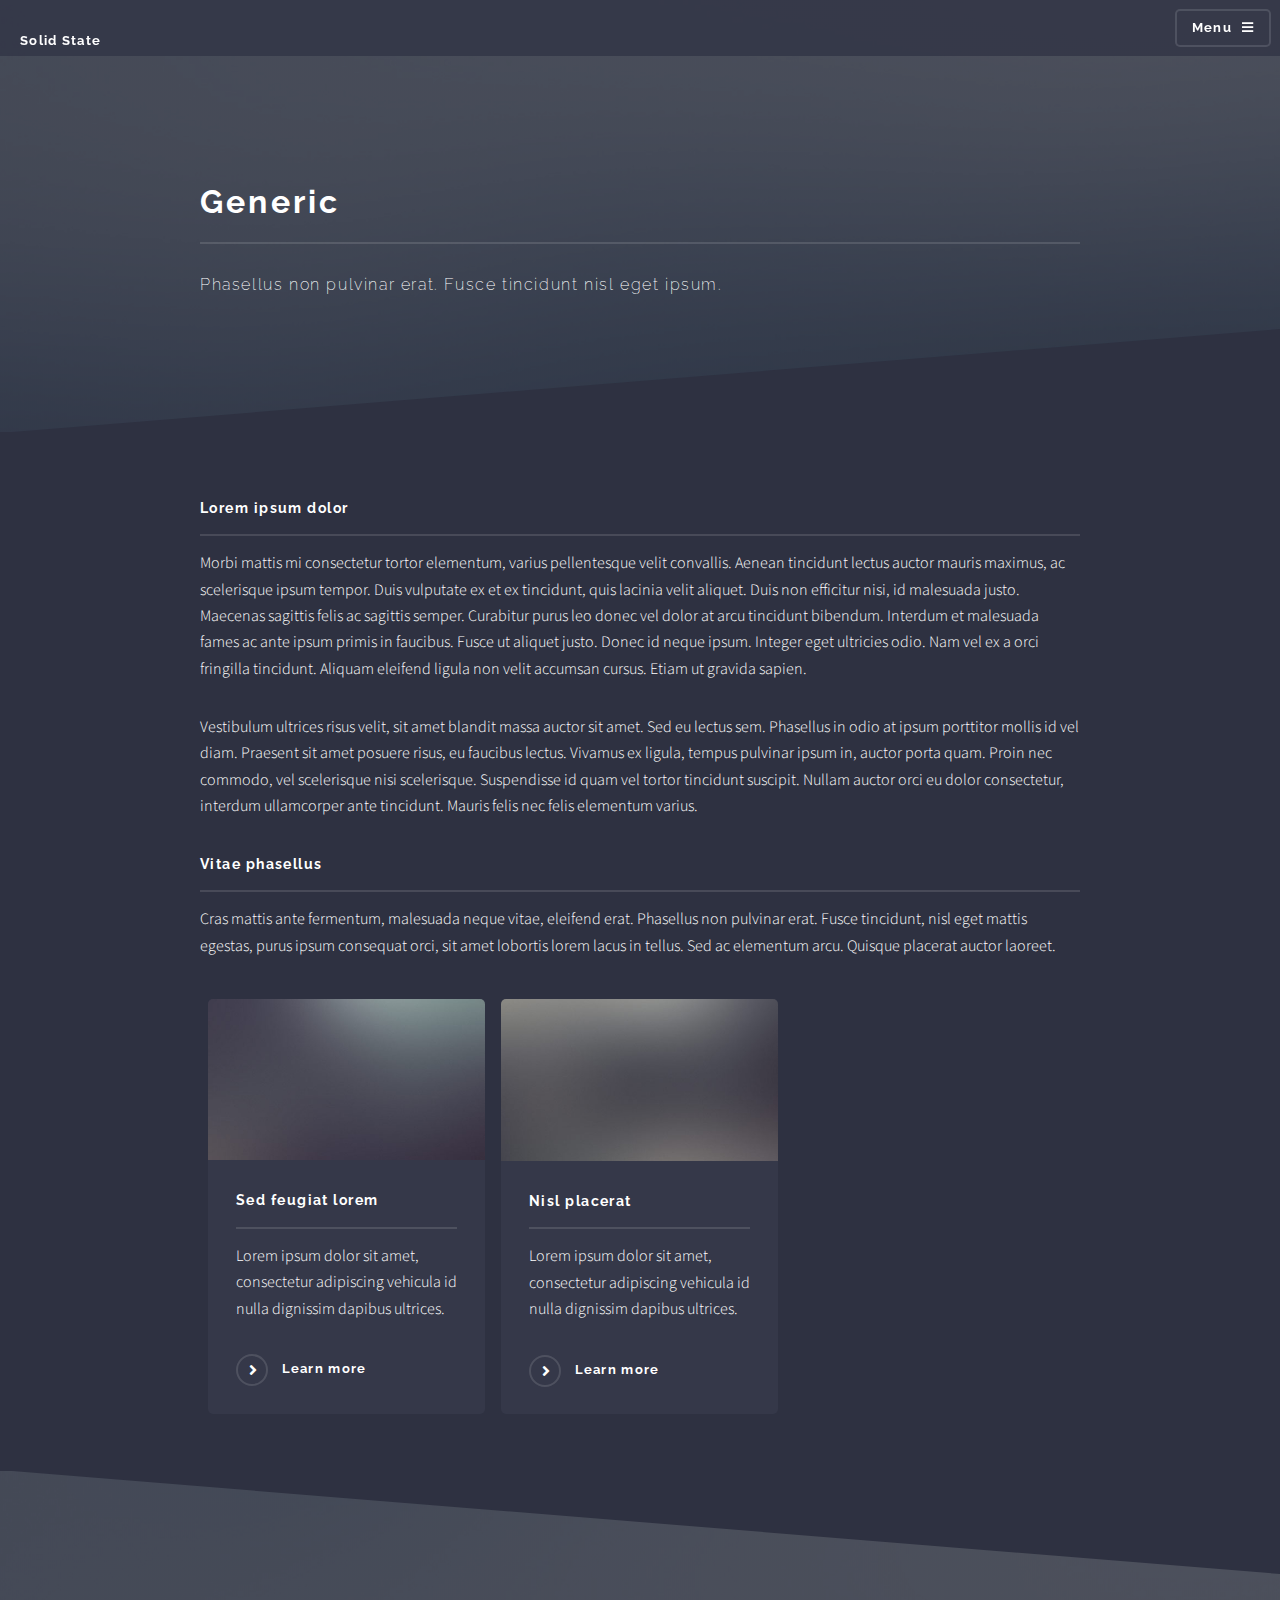
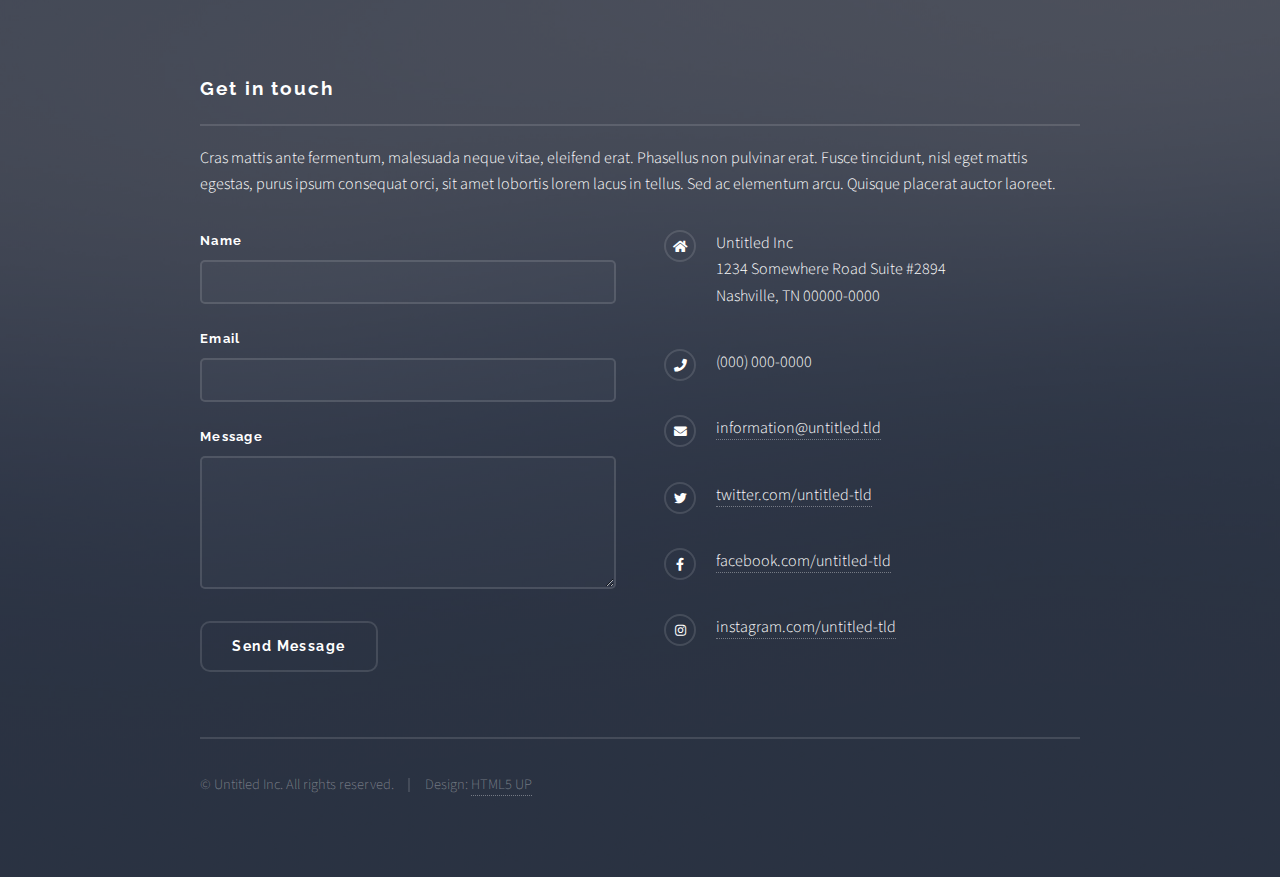
<file: generic.html>
<!DOCTYPE HTML>
<!--
	Solid State by HTML5 UP
	html5up.net | @ajlkn
	Free for personal and commercial use under the CCA 3.0 license (html5up.net/license)
-->
<html>
	<head>
		<title>Generic - Solid State by HTML5 UP</title>
		<meta charset="utf-8" />
		<meta name="viewport" content="width=device-width, initial-scale=1, user-scalable=no" />
		<link rel="stylesheet" href="assets/css/main.css" />
		<noscript><link rel="stylesheet" href="assets/css/noscript.css" /></noscript>
	</head>
	<body class="is-preload">

		<!-- Page Wrapper -->
			<div id="page-wrapper">

				<!-- Header -->
					<header id="header">
						<h1><a href="index.html">Solid State</a></h1>
						<nav>
							<a href="#menu">Menu</a>
						</nav>
					</header>

				<!-- Menu -->
					<nav id="menu">
						<div class="inner">
							<h2>Menu</h2>
							<ul class="links">
								<li><a href="index.html">Home</a></li>
								<li><a href="generic.html">Generic</a></li>
								<li><a href="elements.html">Elements</a></li>
								<li><a href="#">Log In</a></li>
								<li><a href="#">Sign Up</a></li>
							</ul>
							<a href="#" class="close">Close</a>
						</div>
					</nav>

				<!-- Wrapper -->
					<section id="wrapper">
						<header>
							<div class="inner">
								<h2>Generic</h2>
								<p>Phasellus non pulvinar erat. Fusce tincidunt nisl eget ipsum.</p>
							</div>
						</header>

						<!-- Content -->
							<div class="wrapper">
								<div class="inner">

									<h3 class="major">Lorem ipsum dolor</h3>
									<p>Morbi mattis mi consectetur tortor elementum, varius pellentesque velit convallis. Aenean tincidunt lectus auctor mauris maximus, ac scelerisque ipsum tempor. Duis vulputate ex et ex tincidunt, quis lacinia velit aliquet. Duis non efficitur nisi, id malesuada justo. Maecenas sagittis felis ac sagittis semper. Curabitur purus leo donec vel dolor at arcu tincidunt bibendum. Interdum et malesuada fames ac ante ipsum primis in faucibus. Fusce ut aliquet justo. Donec id neque ipsum. Integer eget ultricies odio. Nam vel ex a orci fringilla tincidunt. Aliquam eleifend ligula non velit accumsan cursus. Etiam ut gravida sapien.</p>

									<p>Vestibulum ultrices risus velit, sit amet blandit massa auctor sit amet. Sed eu lectus sem. Phasellus in odio at ipsum porttitor mollis id vel diam. Praesent sit amet posuere risus, eu faucibus lectus. Vivamus ex ligula, tempus pulvinar ipsum in, auctor porta quam. Proin nec commodo, vel scelerisque nisi scelerisque. Suspendisse id quam vel tortor tincidunt suscipit. Nullam auctor orci eu dolor consectetur, interdum ullamcorper ante tincidunt. Mauris felis nec felis elementum varius.</p>

									<h3 class="major">Vitae phasellus</h3>
									<p>Cras mattis ante fermentum, malesuada neque vitae, eleifend erat. Phasellus non pulvinar erat. Fusce tincidunt, nisl eget mattis egestas, purus ipsum consequat orci, sit amet lobortis lorem lacus in tellus. Sed ac elementum arcu. Quisque placerat auctor laoreet.</p>

									<section class="features">
										<article>
											<a href="#" class="image"><img src="images/pic04.jpg" alt="" /></a>
											<h3 class="major">Sed feugiat lorem</h3>
											<p>Lorem ipsum dolor sit amet, consectetur adipiscing vehicula id nulla dignissim dapibus ultrices.</p>
											<a href="#" class="special">Learn more</a>
										</article>
										<article>
											<a href="#" class="image"><img src="images/pic05.jpg" alt="" /></a>
											<h3 class="major">Nisl placerat</h3>
											<p>Lorem ipsum dolor sit amet, consectetur adipiscing vehicula id nulla dignissim dapibus ultrices.</p>
											<a href="#" class="special">Learn more</a>
										</article>
									</section>

								</div>
							</div>

					</section>

				<!-- Footer -->
					<section id="footer">
						<div class="inner">
							<h2 class="major">Get in touch</h2>
							<p>Cras mattis ante fermentum, malesuada neque vitae, eleifend erat. Phasellus non pulvinar erat. Fusce tincidunt, nisl eget mattis egestas, purus ipsum consequat orci, sit amet lobortis lorem lacus in tellus. Sed ac elementum arcu. Quisque placerat auctor laoreet.</p>
							<form method="post" action="#">
								<div class="fields">
									<div class="field">
										<label for="name">Name</label>
										<input type="text" name="name" id="name" />
									</div>
									<div class="field">
										<label for="email">Email</label>
										<input type="email" name="email" id="email" />
									</div>
									<div class="field">
										<label for="message">Message</label>
										<textarea name="message" id="message" rows="4"></textarea>
									</div>
								</div>
								<ul class="actions">
									<li><input type="submit" value="Send Message" /></li>
								</ul>
							</form>
							<ul class="contact">
								<li class="icon solid fa-home">
									Untitled Inc<br />
									1234 Somewhere Road Suite #2894<br />
									Nashville, TN 00000-0000
								</li>
								<li class="icon solid fa-phone">(000) 000-0000</li>
								<li class="icon solid fa-envelope"><a href="#">information@untitled.tld</a></li>
								<li class="icon brands fa-twitter"><a href="#">twitter.com/untitled-tld</a></li>
								<li class="icon brands fa-facebook-f"><a href="#">facebook.com/untitled-tld</a></li>
								<li class="icon brands fa-instagram"><a href="#">instagram.com/untitled-tld</a></li>
							</ul>
							<ul class="copyright">
								<li>&copy; Untitled Inc. All rights reserved.</li><li>Design: <a href="http://html5up.net">HTML5 UP</a></li>
							</ul>
						</div>
					</section>

			</div>

		<!-- Scripts -->
			<script src="assets/js/jquery.min.js"></script>
			<script src="assets/js/jquery.scrollex.min.js"></script>
			<script src="assets/js/browser.min.js"></script>
			<script src="assets/js/breakpoints.min.js"></script>
			<script src="assets/js/util.js"></script>
			<script src="assets/js/main.js"></script>

	</body>
</html>
</file>
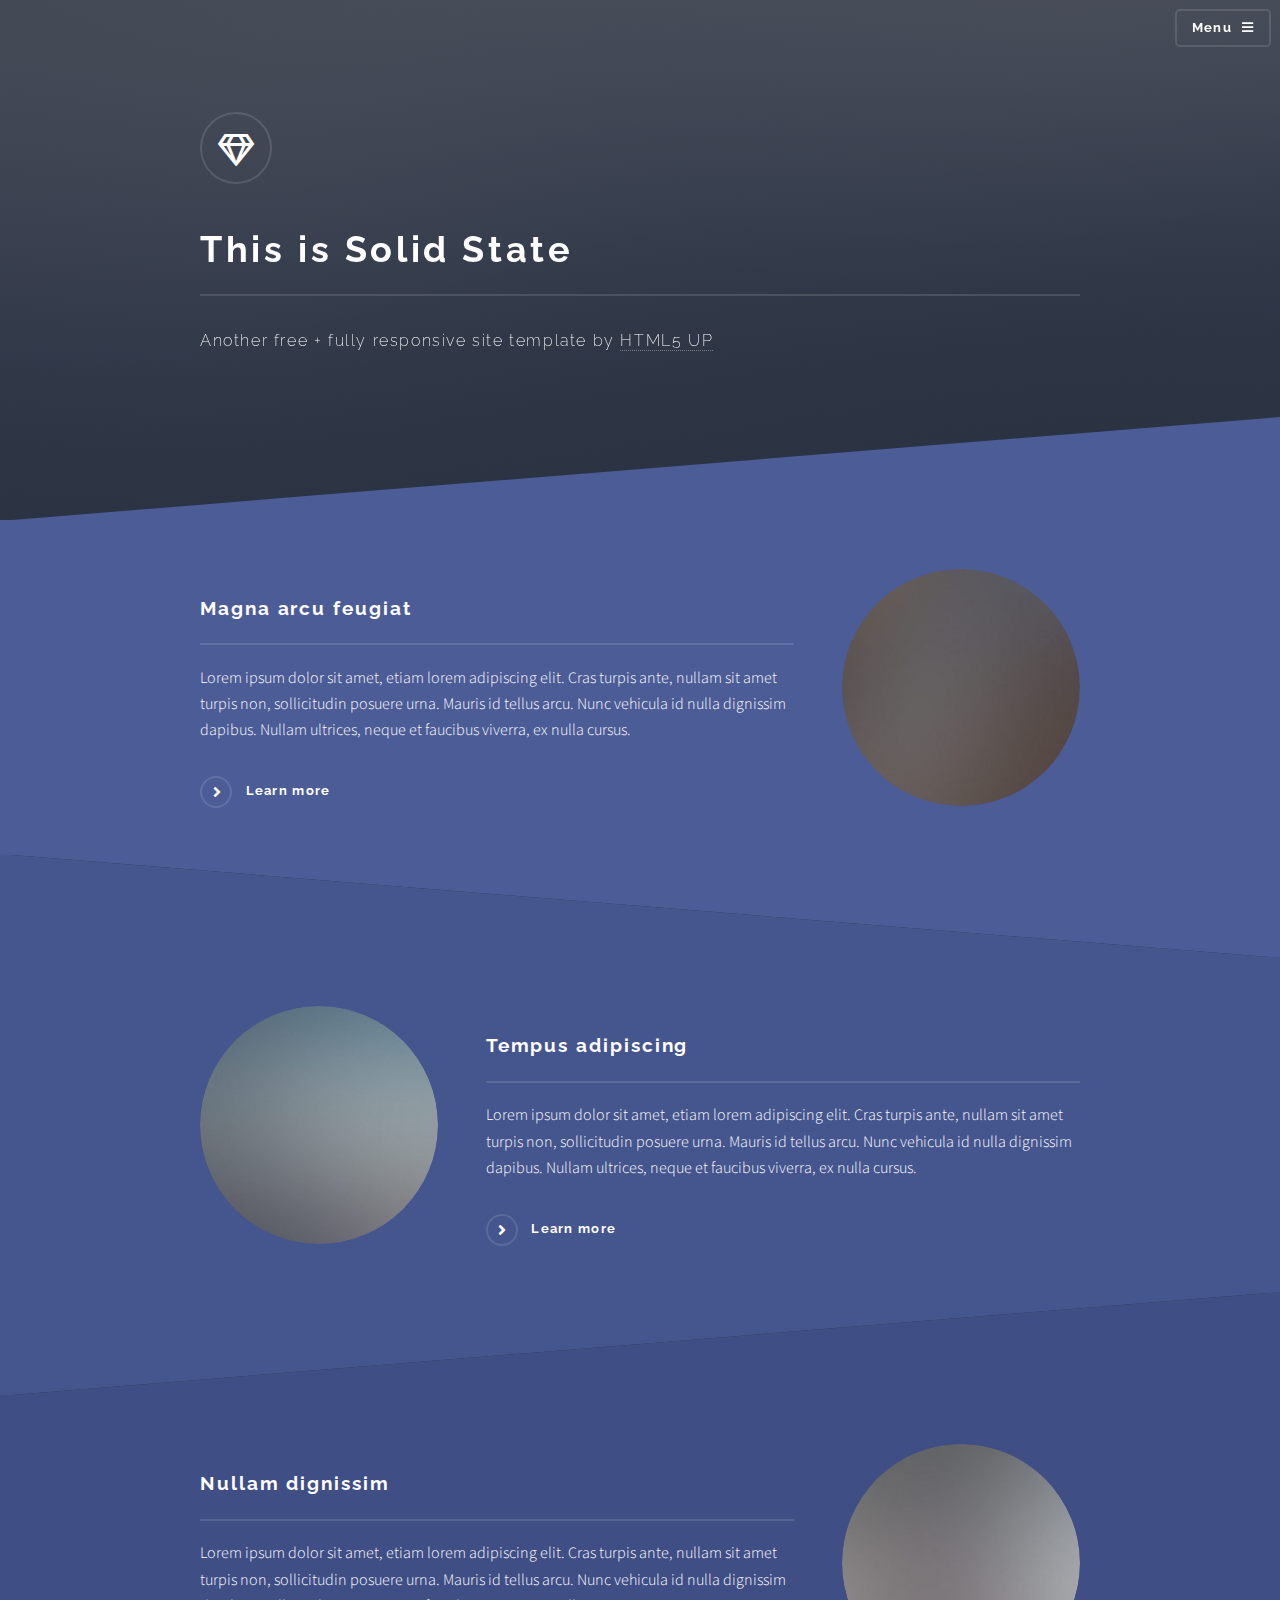
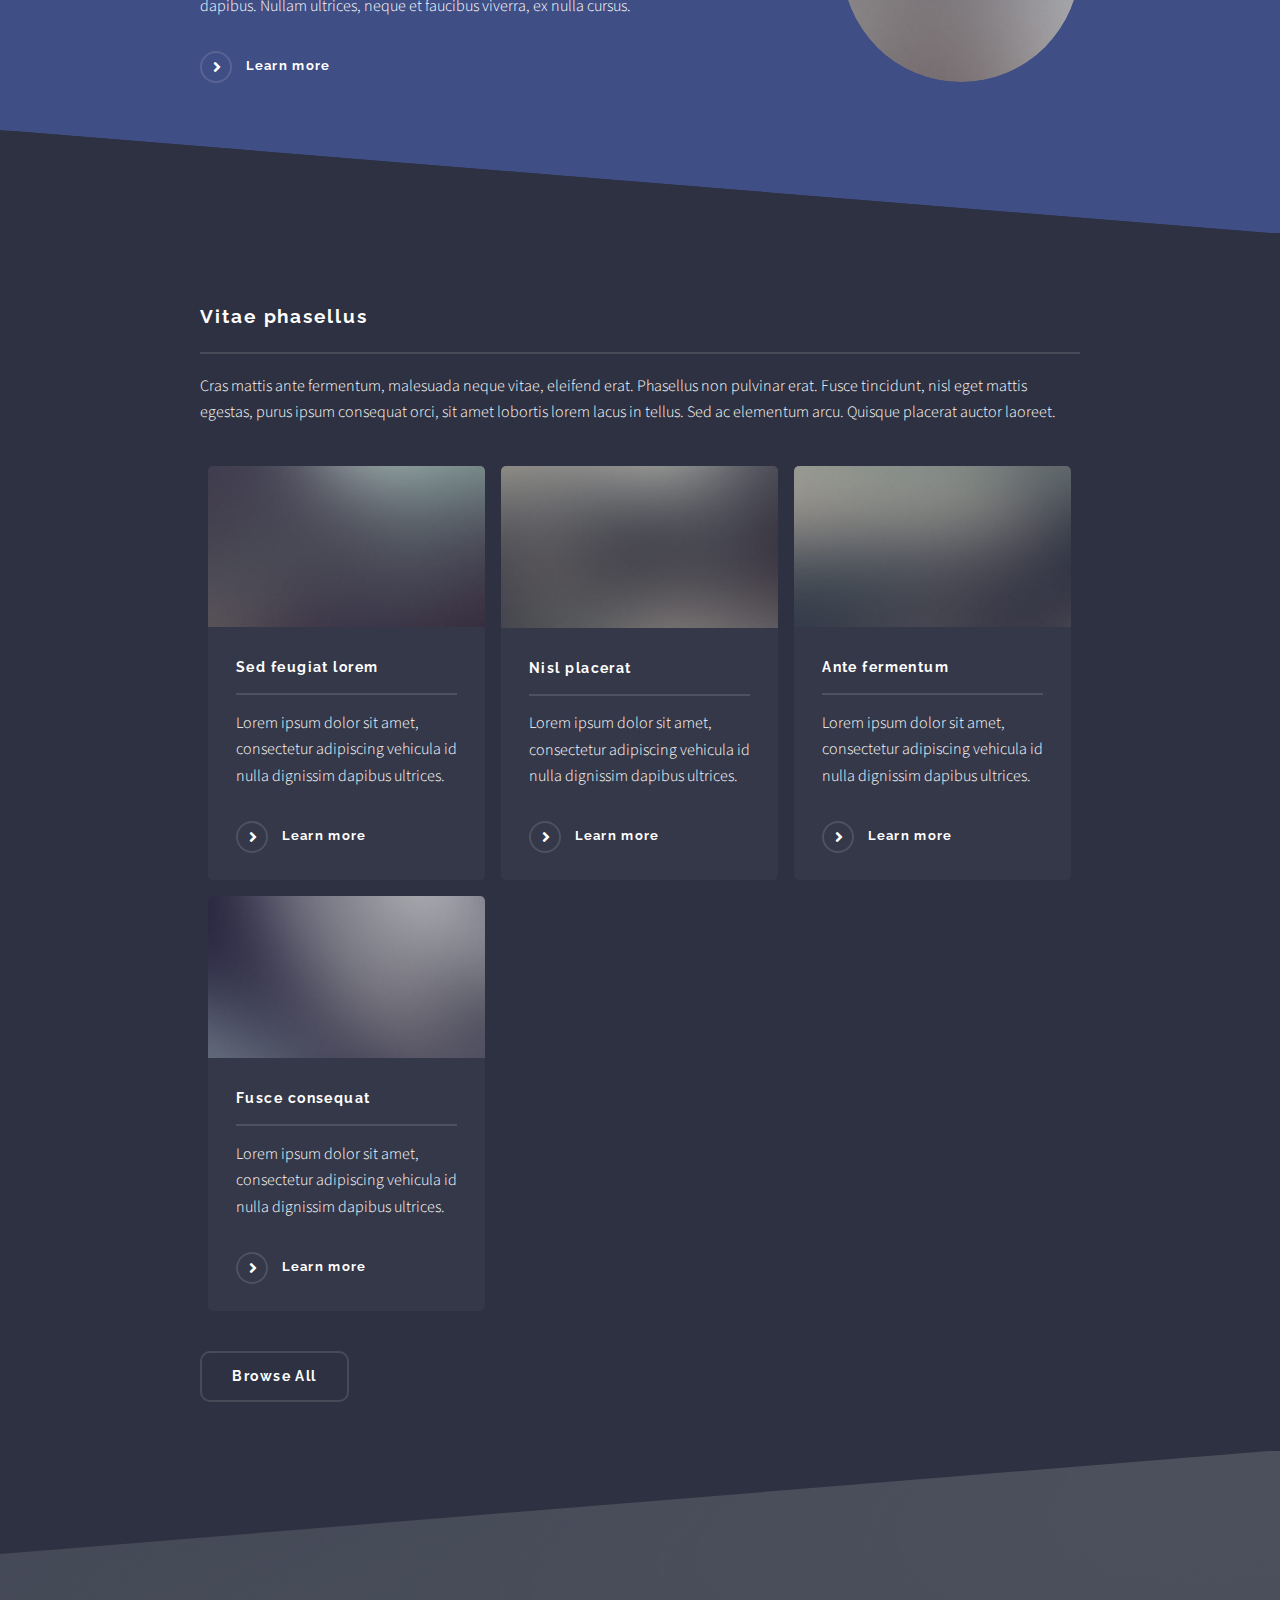
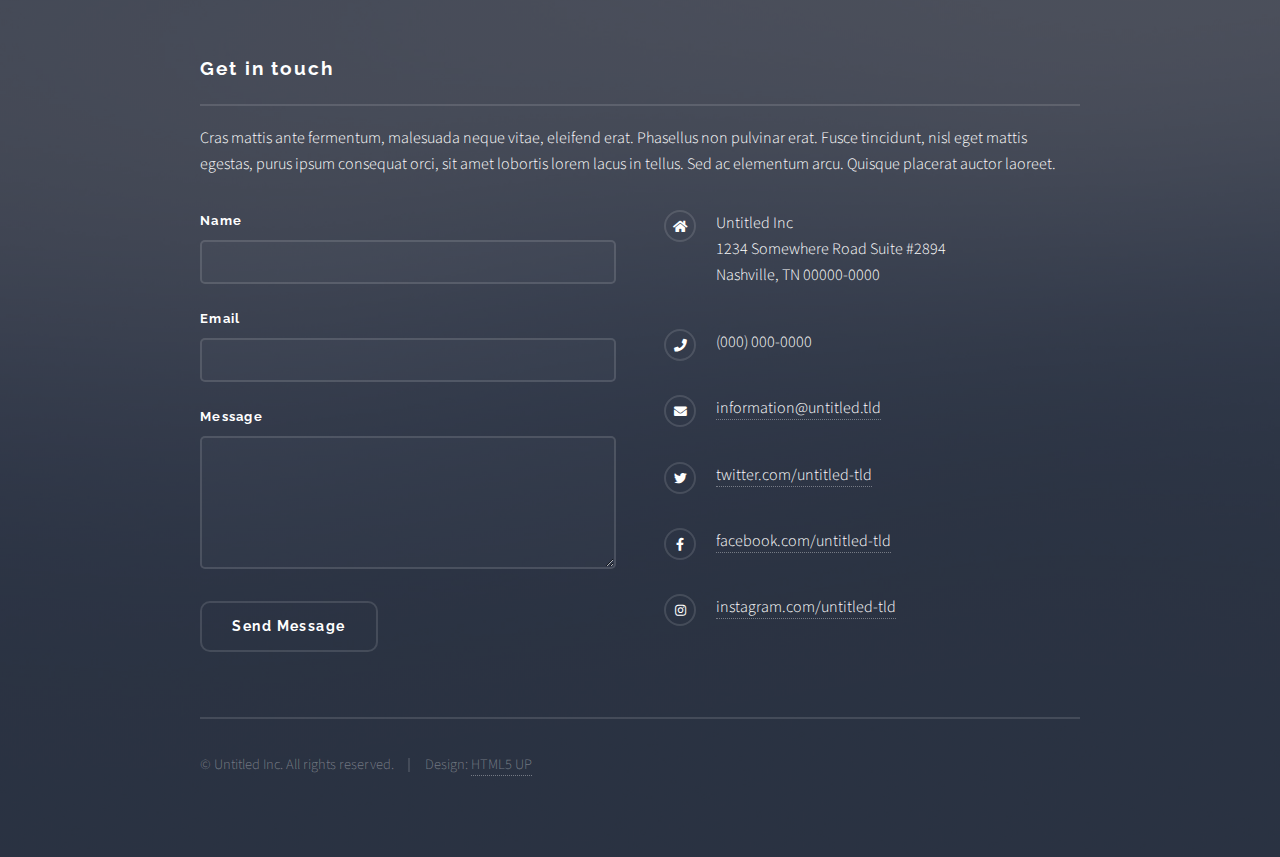
<file: original_index.html>
<!DOCTYPE HTML>
<!--
	Solid State by HTML5 UP
	html5up.net | @ajlkn
	Free for personal and commercial use under the CCA 3.0 license (html5up.net/license)
-->
<html>
	<head>
		<title>Solid State by HTML5 UP</title>
		<meta charset="utf-8" />
		<meta name="viewport" content="width=device-width, initial-scale=1, user-scalable=no" />
		<link rel="stylesheet" href="assets/css/main.css" />
		<noscript><link rel="stylesheet" href="assets/css/noscript.css" /></noscript>
	</head>
	<body class="is-preload">

		<!-- Page Wrapper -->
			<div id="page-wrapper">

				<!-- Header -->
					<header id="header" class="alt">
						<h1><a href="index.html">Solid State</a></h1>
						<nav>
							<a href="#menu">Menu</a>
						</nav>
					</header>

				<!-- Menu -->
					<nav id="menu">
						<div class="inner">
							<h2>Menu</h2>
							<ul class="links">
								<li><a href="index.html">Home</a></li>
								<li><a href="generic.html">Generic</a></li>
								<li><a href="elements.html">Elements</a></li>
								<li><a href="#">Log In</a></li>
								<li><a href="#">Sign Up</a></li>
							</ul>
							<a href="#" class="close">Close</a>
						</div>
					</nav>

				<!-- Banner -->
					<section id="banner">
						<div class="inner">
							<div class="logo"><span class="icon fa-gem"></span></div>
							<h2>This is Solid State</h2>
							<p>Another free + fully responsive site template by <a href="http://html5up.net">HTML5 UP</a></p>
						</div>
					</section>

				<!-- Wrapper -->
					<section id="wrapper">

						<!-- One -->
							<section id="one" class="wrapper spotlight style1">
								<div class="inner">
									<a href="#" class="image"><img src="images/pic01.jpg" alt="" /></a>
									<div class="content">
										<h2 class="major">Magna arcu feugiat</h2>
										<p>Lorem ipsum dolor sit amet, etiam lorem adipiscing elit. Cras turpis ante, nullam sit amet turpis non, sollicitudin posuere urna. Mauris id tellus arcu. Nunc vehicula id nulla dignissim dapibus. Nullam ultrices, neque et faucibus viverra, ex nulla cursus.</p>
										<a href="#" class="special">Learn more</a>
									</div>
								</div>
							</section>

						<!-- Two -->
							<section id="two" class="wrapper alt spotlight style2">
								<div class="inner">
									<a href="#" class="image"><img src="images/pic02.jpg" alt="" /></a>
									<div class="content">
										<h2 class="major">Tempus adipiscing</h2>
										<p>Lorem ipsum dolor sit amet, etiam lorem adipiscing elit. Cras turpis ante, nullam sit amet turpis non, sollicitudin posuere urna. Mauris id tellus arcu. Nunc vehicula id nulla dignissim dapibus. Nullam ultrices, neque et faucibus viverra, ex nulla cursus.</p>
										<a href="#" class="special">Learn more</a>
									</div>
								</div>
							</section>

						<!-- Three -->
							<section id="three" class="wrapper spotlight style3">
								<div class="inner">
									<a href="#" class="image"><img src="images/pic03.jpg" alt="" /></a>
									<div class="content">
										<h2 class="major">Nullam dignissim</h2>
										<p>Lorem ipsum dolor sit amet, etiam lorem adipiscing elit. Cras turpis ante, nullam sit amet turpis non, sollicitudin posuere urna. Mauris id tellus arcu. Nunc vehicula id nulla dignissim dapibus. Nullam ultrices, neque et faucibus viverra, ex nulla cursus.</p>
										<a href="#" class="special">Learn more</a>
									</div>
								</div>
							</section>

						<!-- Four -->
							<section id="four" class="wrapper alt style1">
								<div class="inner">
									<h2 class="major">Vitae phasellus</h2>
									<p>Cras mattis ante fermentum, malesuada neque vitae, eleifend erat. Phasellus non pulvinar erat. Fusce tincidunt, nisl eget mattis egestas, purus ipsum consequat orci, sit amet lobortis lorem lacus in tellus. Sed ac elementum arcu. Quisque placerat auctor laoreet.</p>
									<section class="features">
										<article>
											<a href="#" class="image"><img src="images/pic04.jpg" alt="" /></a>
											<h3 class="major">Sed feugiat lorem</h3>
											<p>Lorem ipsum dolor sit amet, consectetur adipiscing vehicula id nulla dignissim dapibus ultrices.</p>
											<a href="#" class="special">Learn more</a>
										</article>
										<article>
											<a href="#" class="image"><img src="images/pic05.jpg" alt="" /></a>
											<h3 class="major">Nisl placerat</h3>
											<p>Lorem ipsum dolor sit amet, consectetur adipiscing vehicula id nulla dignissim dapibus ultrices.</p>
											<a href="#" class="special">Learn more</a>
										</article>
										<article>
											<a href="#" class="image"><img src="images/pic06.jpg" alt="" /></a>
											<h3 class="major">Ante fermentum</h3>
											<p>Lorem ipsum dolor sit amet, consectetur adipiscing vehicula id nulla dignissim dapibus ultrices.</p>
											<a href="#" class="special">Learn more</a>
										</article>
										<article>
											<a href="#" class="image"><img src="images/pic07.jpg" alt="" /></a>
											<h3 class="major">Fusce consequat</h3>
											<p>Lorem ipsum dolor sit amet, consectetur adipiscing vehicula id nulla dignissim dapibus ultrices.</p>
											<a href="#" class="special">Learn more</a>
										</article>
									</section>
									<ul class="actions">
										<li><a href="#" class="button">Browse All</a></li>
									</ul>
								</div>
							</section>

					</section>

				<!-- Footer -->
					<section id="footer">
						<div class="inner">
							<h2 class="major">Get in touch</h2>
							<p>Cras mattis ante fermentum, malesuada neque vitae, eleifend erat. Phasellus non pulvinar erat. Fusce tincidunt, nisl eget mattis egestas, purus ipsum consequat orci, sit amet lobortis lorem lacus in tellus. Sed ac elementum arcu. Quisque placerat auctor laoreet.</p>
							<form method="post" action="#">
								<div class="fields">
									<div class="field">
										<label for="name">Name</label>
										<input type="text" name="name" id="name" />
									</div>
									<div class="field">
										<label for="email">Email</label>
										<input type="email" name="email" id="email" />
									</div>
									<div class="field">
										<label for="message">Message</label>
										<textarea name="message" id="message" rows="4"></textarea>
									</div>
								</div>
								<ul class="actions">
									<li><input type="submit" value="Send Message" /></li>
								</ul>
							</form>
							<ul class="contact">
								<li class="icon solid fa-home">
									Untitled Inc<br />
									1234 Somewhere Road Suite #2894<br />
									Nashville, TN 00000-0000
								</li>
								<li class="icon solid fa-phone">(000) 000-0000</li>
								<li class="icon solid fa-envelope"><a href="#">information@untitled.tld</a></li>
								<li class="icon brands fa-twitter"><a href="#">twitter.com/untitled-tld</a></li>
								<li class="icon brands fa-facebook-f"><a href="#">facebook.com/untitled-tld</a></li>
								<li class="icon brands fa-instagram"><a href="#">instagram.com/untitled-tld</a></li>
							</ul>
							<ul class="copyright">
								<li>&copy; Untitled Inc. All rights reserved.</li><li>Design: <a href="http://html5up.net">HTML5 UP</a></li>
							</ul>
						</div>
					</section>

			</div>

		<!-- Scripts -->
			<script src="assets/js/jquery.min.js"></script>
			<script src="assets/js/jquery.scrollex.min.js"></script>
			<script src="assets/js/browser.min.js"></script>
			<script src="assets/js/breakpoints.min.js"></script>
			<script src="assets/js/util.js"></script>
			<script src="assets/js/main.js"></script>

	</body>
</html>
</file>
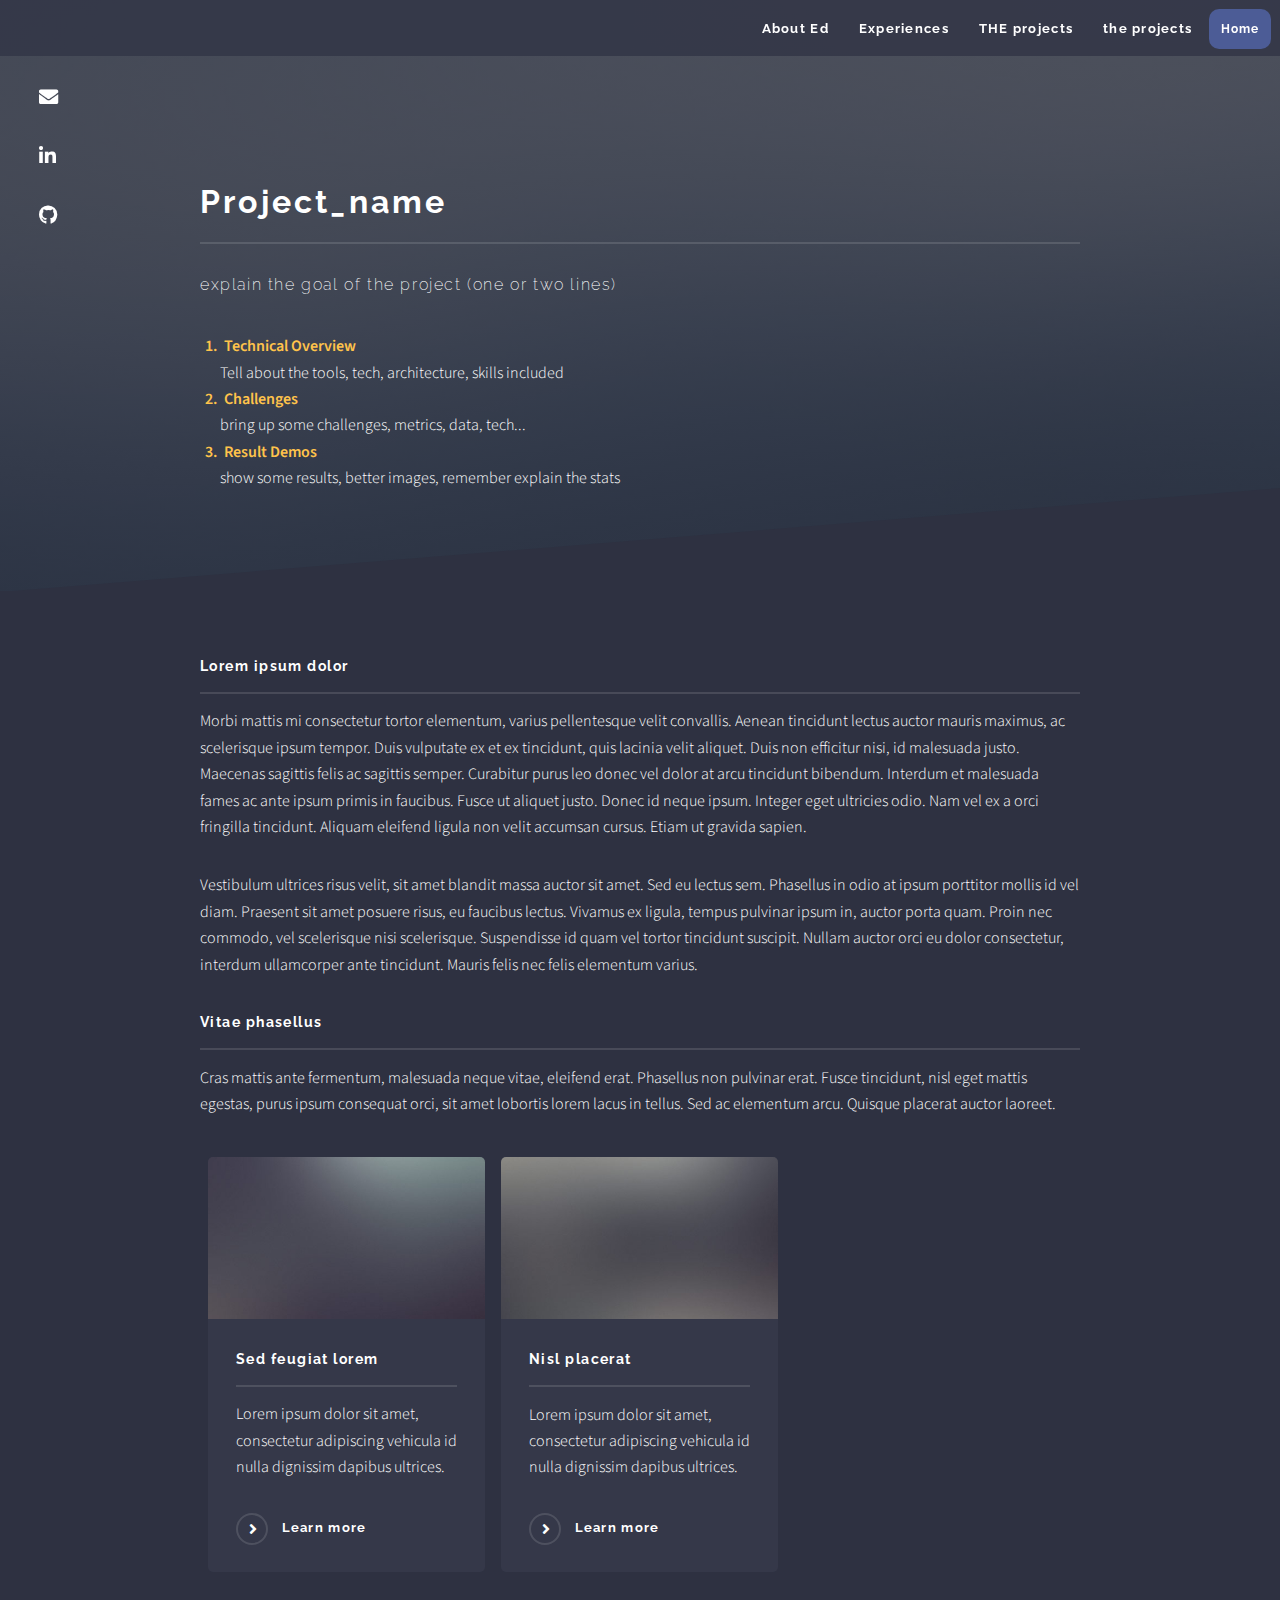
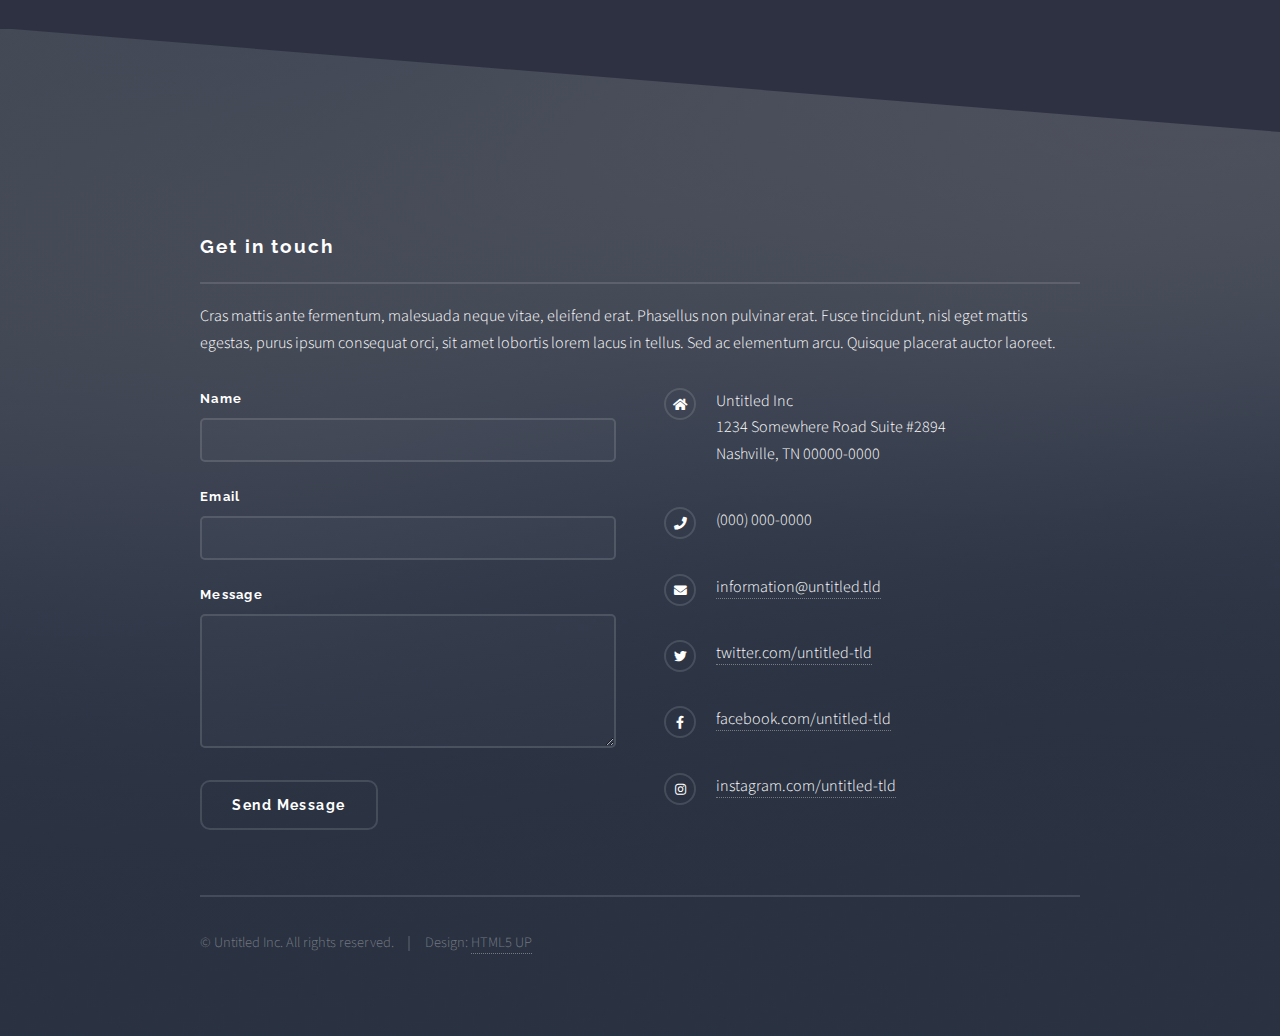
<file: project_page.html>
<!DOCTYPE HTML>
<!--
	Solid State by HTML5 UP
	html5up.net | @ajlkn
	Free for personal and commercial use under the CCA 3.0 license (html5up.net/license)
-->
<html>
	<head>
		<title>Edward's Project | Name</title>
		<meta charset="utf-8" />
		<meta name="viewport" content="width=device-width, initial-scale=1, user-scalable=no" />
		<link rel="stylesheet" href="assets/css/main.css" />
		<noscript><link rel="stylesheet" href="assets/css/noscript.css" /></noscript>
	</head>
	<body class="is-preload">

		<!-- Page Wrapper -->
			<div id="page-wrapper">

				<!-- Header -->
					<header id="header">
						<nav id="nav">
							<a href="#one">About Ed</a>
							<a href="#two">Experiences</a>
							<a href="#three">THE projects</a>
							<a href="#four">the projects</a>
							<a href="index.html" class="button primary">Home</a>
						</nav>

						<h1>
							<ul style="list-style-type: none">
								<br>
								<li><a href="mailto: edwardchengylc@gmail.com" class="icon solid fa-envelope" style="font-size: 1.5em;"></a></li>
								<li><a href="https://www.linkedin.com/in/edward-cheng-015894229/" target="_blank" class="icon brands fa-linkedin-in" style="font-size: 1.5em;"></a></li>
								<li><a href="https://github.com/Ed-Cheng" target="_blank" class="icon brands fa-github" style="font-size: 1.5em;"></a></li>
							</ul>
						</h1>
					</header>

				<!-- Wrapper -->
					<section id="wrapper">
						<header>
							<div class="inner">
								<h2>Project_name</h2>
								<p>explain the goal of the project (one or two lines)</p>
								<ol style="margin: 0">
									<b><a href="#" style="color: #ffc34b"><li>Technical Overview</li></a></b>
									Tell about the tools, tech, architecture, skills included
									<b><a href="#" style="color: #ffc34b"><li>Challenges</li></a></b>
									bring up some challenges, metrics, data, tech...
									<b><a href="#" style="color: #ffc34b"><li>Result Demos</li></a></b>
									show some results, better images, remember explain the stats
								</ol>
							</div>
						</header>

						<!-- Content -->
							<div class="wrapper">
								<div class="inner">

									<h3 class="major">Lorem ipsum dolor</h3>
									<p>Morbi mattis mi consectetur tortor elementum, varius pellentesque velit convallis. Aenean tincidunt lectus auctor mauris maximus, ac scelerisque ipsum tempor. Duis vulputate ex et ex tincidunt, quis lacinia velit aliquet. Duis non efficitur nisi, id malesuada justo. Maecenas sagittis felis ac sagittis semper. Curabitur purus leo donec vel dolor at arcu tincidunt bibendum. Interdum et malesuada fames ac ante ipsum primis in faucibus. Fusce ut aliquet justo. Donec id neque ipsum. Integer eget ultricies odio. Nam vel ex a orci fringilla tincidunt. Aliquam eleifend ligula non velit accumsan cursus. Etiam ut gravida sapien.</p>

									<p>Vestibulum ultrices risus velit, sit amet blandit massa auctor sit amet. Sed eu lectus sem. Phasellus in odio at ipsum porttitor mollis id vel diam. Praesent sit amet posuere risus, eu faucibus lectus. Vivamus ex ligula, tempus pulvinar ipsum in, auctor porta quam. Proin nec commodo, vel scelerisque nisi scelerisque. Suspendisse id quam vel tortor tincidunt suscipit. Nullam auctor orci eu dolor consectetur, interdum ullamcorper ante tincidunt. Mauris felis nec felis elementum varius.</p>

									<h3 class="major">Vitae phasellus</h3>
									<p>Cras mattis ante fermentum, malesuada neque vitae, eleifend erat. Phasellus non pulvinar erat. Fusce tincidunt, nisl eget mattis egestas, purus ipsum consequat orci, sit amet lobortis lorem lacus in tellus. Sed ac elementum arcu. Quisque placerat auctor laoreet.</p>

									<section class="features">
										<article>
											<a href="#" class="image"><img src="images/pic04.jpg" alt="" /></a>
											<h3 class="major">Sed feugiat lorem</h3>
											<p>Lorem ipsum dolor sit amet, consectetur adipiscing vehicula id nulla dignissim dapibus ultrices.</p>
											<a href="#" class="special">Learn more</a>
										</article>
										<article>
											<a href="#" class="image"><img src="images/pic05.jpg" alt="" /></a>
											<h3 class="major">Nisl placerat</h3>
											<p>Lorem ipsum dolor sit amet, consectetur adipiscing vehicula id nulla dignissim dapibus ultrices.</p>
											<a href="#" class="special">Learn more</a>
										</article>
									</section>

								</div>
							</div>

					</section>

				<!-- Footer -->
					<section id="footer">
						<div class="inner">
							<h2 class="major">Get in touch</h2>
							<p>Cras mattis ante fermentum, malesuada neque vitae, eleifend erat. Phasellus non pulvinar erat. Fusce tincidunt, nisl eget mattis egestas, purus ipsum consequat orci, sit amet lobortis lorem lacus in tellus. Sed ac elementum arcu. Quisque placerat auctor laoreet.</p>
							<form method="post" action="#">
								<div class="fields">
									<div class="field">
										<label for="name">Name</label>
										<input type="text" name="name" id="name" />
									</div>
									<div class="field">
										<label for="email">Email</label>
										<input type="email" name="email" id="email" />
									</div>
									<div class="field">
										<label for="message">Message</label>
										<textarea name="message" id="message" rows="4"></textarea>
									</div>
								</div>
								<ul class="actions">
									<li><input type="submit" value="Send Message" /></li>
								</ul>
							</form>
							<ul class="contact">
								<li class="icon solid fa-home">
									Untitled Inc<br />
									1234 Somewhere Road Suite #2894<br />
									Nashville, TN 00000-0000
								</li>
								<li class="icon solid fa-phone">(000) 000-0000</li>
								<li class="icon solid fa-envelope"><a href="#">information@untitled.tld</a></li>
								<li class="icon brands fa-twitter"><a href="#">twitter.com/untitled-tld</a></li>
								<li class="icon brands fa-facebook-f"><a href="#">facebook.com/untitled-tld</a></li>
								<li class="icon brands fa-instagram"><a href="#">instagram.com/untitled-tld</a></li>
							</ul>
							<ul class="copyright">
								<li>&copy; Untitled Inc. All rights reserved.</li><li>Design: <a href="http://html5up.net">HTML5 UP</a></li>
							</ul>
						</div>
					</section>

			</div>

		<!-- Scripts -->
			<script src="assets/js/jquery.min.js"></script>
			<script src="assets/js/jquery.scrollex.min.js"></script>
			<script src="assets/js/browser.min.js"></script>
			<script src="assets/js/breakpoints.min.js"></script>
			<script src="assets/js/util.js"></script>
			<script src="assets/js/main.js"></script>

	</body>
</html>
</file>
<file: assets/css/noscript.css>
/*
	Solid State by HTML5 UP
	html5up.net | @ajlkn
	Free for personal and commercial use under the CCA 3.0 license (html5up.net/license)
*/

/* Banner */

	body.is-preload #banner .logo {
		-moz-transform: none;
		-webkit-transform: none;
		-ms-transform: none;
		transform: none;
		opacity: 1;
	}

	body.is-preload #banner h2 {
		opacity: 1;
		-moz-transform: none;
		-webkit-transform: none;
		-ms-transform: none;
		transform: none;
		-moz-filter: none;
		-webkit-filter: none;
		-ms-filter: none;
		filter: none;
	}

	body.is-preload #banner p {
		opacity: 01;
		-moz-transform: none;
		-webkit-transform: none;
		-ms-transform: none;
		transform: none;
		-moz-filter: none;
		-webkit-filter: none;
		-ms-filter: none;
		filter: none;
	}
</file>
<file: assets/css/main.css>
@import url(fontawesome-all.min.css);
@import url("https://fonts.googleapis.com/css?family=Raleway:200,700|Source+Sans+Pro:300,600,300italic,600italic");

/*
	Solid State by HTML5 UP
	html5up.net | @ajlkn
	Free for personal and commercial use under the CCA 3.0 license (html5up.net/license)
*/

html, body, div, span, applet, object,
iframe, h1, h2, h3, h4, h5, h6, p, blockquote,
pre, a, abbr, acronym, address, big, cite,
code, del, dfn, em, img, ins, kbd, q, s, samp,
small, strike, strong, sub, sup, tt, var, b,
u, i, center, dl, dt, dd, ol, ul, li, fieldset,
form, label, legend, table, caption, tbody,
tfoot, thead, tr, th, td, article, aside,
canvas, details, embed, figure, figcaption,
footer, header, hgroup, menu, nav, output, ruby,
section, summary, time, mark, audio, video {
	margin: 0;
	padding: 0;
	border: 0;
	font-size: 100%;
	font: inherit;
	vertical-align: baseline;}

article, aside, details, figcaption, figure,
footer, header, hgroup, menu, nav, section {
	display: block;}

body {
	line-height: 1;
}

ol, ul {
	list-style: none;
}

blockquote, q {
	quotes: none;
}

	blockquote:before, blockquote:after, q:before, q:after {
		content: '';
		content: none;
	}

table {
	border-collapse: collapse;
	border-spacing: 0;
}

body {
	-webkit-text-size-adjust: none;
}

mark {
	background-color: transparent;
	color: inherit;
}

input::-moz-focus-inner {
	border: 0;
	padding: 0;
}

input, select, textarea {
	-moz-appearance: none;
	-webkit-appearance: none;
	-ms-appearance: none;
	appearance: none;
}

.container {
	overflow: hidden;
  }
  
  .filterDiv {
	/* float: left;
	background-color: #2196F3;
	color: #ffffff;
	width: 100px;
	line-height: 100px;
	text-align: center;
	margin: 2px; */
	display: none; /* Hidden by default */
  }
  
  /* The "show" class is added to the filtered elements */
  .show {
	display: block;
  }
  
  /* Style the buttons */
  .btn {
	border: none;
	outline: none;
	padding: 12px 16px;
	background-color: #4c5c96;
	cursor: pointer;

	display: inline-block;
	font-family: Raleway, Helvetica, sans-serif;
	font-size: 0.8em;
	font-weight: 700;
	height: 3em;
	letter-spacing: 0.1em;
	line-height: 3.5em;
	padding: 0 1.5em;
	text-align: center;
  }
  
  /* Add a light grey background on mouse-over */
  .btn:hover {
	background-color: #5b6ba6;
  }
  
  /* Add a dark background to the active button */
  .btn.active {
	background-color: #454858;
	color: white;
  }

/* Basic */

	@-ms-viewport {
		width: device-width;
	}

	body {
		-ms-overflow-style: scrollbar;
	}

	@media screen and (max-width: 480px) {

		html, body {
			min-width: 320px;
		}

	}

	html {
		box-sizing: border-box;
	}

	*, *:before, *:after {
		box-sizing: inherit;
	}

	body {
		background-color: #2e3141;
		background-image: linear-gradient(to top, rgba(46, 49, 65, 0.8), rgba(46, 49, 65, 0.8)), url("../../images/bg.jpg");
		background-size: auto,
 cover;
		background-attachment: fixed,
 fixed;
		background-position: center,
 center;
	}

		body.is-preload *, body.is-preload *:before, body.is-preload *:after {
			-moz-animation: none !important;
			-webkit-animation: none !important;
			-ms-animation: none !important;
			animation: none !important;
			-moz-transition: none !important;
			-webkit-transition: none !important;
			-ms-transition: none !important;
			transition: none !important;
		}

/* Type */

	body, input, select, textarea {
		color: #ffffff;
		font-family: "Source Sans Pro", Helvetica, sans-serif;
		font-size: 16.5pt;
		font-weight: 300;
		line-height: 1.65;
	}

		@media screen and (max-width: 1680px) {

			body, input, select, textarea {
				font-size: 13pt;
			}

		}

		@media screen and (max-width: 1280px) {

			body, input, select, textarea {
				font-size: 12pt;
			}

		}

		@media screen and (max-width: 980px) {

			body, input, select, textarea {
				font-size: 12pt;
			}

		}

		@media screen and (max-width: 736px) {

			body, input, select, textarea {
				font-size: 12pt;
			}

		}

		@media screen and (max-width: 480px) {

			body, input, select, textarea {
				font-size: 12pt;
			}

		}

	a {
		-moz-transition: color 0.2s ease-in-out, border-bottom-color 0.2s ease-in-out;
		-webkit-transition: color 0.2s ease-in-out, border-bottom-color 0.2s ease-in-out;
		-ms-transition: color 0.2s ease-in-out, border-bottom-color 0.2s ease-in-out;
		transition: color 0.2s ease-in-out, border-bottom-color 0.2s ease-in-out;
		border-bottom: dotted 1px rgba(255, 255, 255, 0.35);
		color: #ffffff;
		text-decoration: none;
	}

		a:hover {
			border-bottom-color: transparent;
			color: #ffffff !important;
		}

		a.special:not(.button) {
			text-decoration: none;
			border-bottom: 0;
			display: block;
			font-family: Raleway, Helvetica, sans-serif;
			font-size: 0.8em;
			font-weight: 700;
			letter-spacing: 0.1em;
			margin: 0 0 2em 0;
			text-transform: none;
		}

			a.special:not(.button):before {
				-moz-osx-font-smoothing: grayscale;
				-webkit-font-smoothing: antialiased;
				display: inline-block;
				font-style: normal;
				font-variant: normal;
				text-rendering: auto;
				line-height: 1;
				text-transform: none !important;
				font-family: 'Font Awesome 5 Free';
				font-weight: 900;
			}

			a.special:not(.button):before {
				-moz-transition: background-color 0.2s ease-in-out;
				-webkit-transition: background-color 0.2s ease-in-out;
				-ms-transition: background-color 0.2s ease-in-out;
				transition: background-color 0.2s ease-in-out;
				border-radius: 100%;
				border: solid 2px rgba(255, 255, 255, 0.125);
				content: '\f105';
				display: inline-block;
				font-size: 1.25em;
				height: 2em;
				line-height: 1.75em;
				margin-right: 0.85em;
				text-align: center;
				text-indent: 0.15em;
				vertical-align: middle;
				width: 2em;
			}

			a.special:not(.button):hover:before {
				background-color: rgba(255, 255, 255, 0.025);
			}

			a.special:not(.button):active:before {
				background-color: rgba(255, 255, 255, 0.075);
			}

	strong, b {
		color: #ffffff;
		font-weight: 600;
	}

		b a {
			color: #ffc34b;
		}

	em, i {
		font-style: italic;
	}

	p {
		margin: 0 0 2em 0;
	}

	skill {
		color: #ffc34b;
		font-style: bold;
		text-align: center;
	}

	h1, h2, h3, h4, h5, h6 {
		color: #ffffff;
		font-family: Raleway, Helvetica, sans-serif;
		font-weight: 700;
		letter-spacing: 0.1em;
		margin: 1em 0 1em 0;
		text-transform: none;
	}

		/* h1 a, h2 a, h3 a, h4 a, h5 a, h6 a {
			color: inherit;
			text-decoration: none;
			border-bottom: 0;
		} */

		h1 span, h2 span, h3 span, h4 span, h5 span, h6 span {
			font-weight: 200;
		}

		h1.major, h2.major, h3.major, h4.major, h5.major, h6.major {
			padding-bottom: 1em;
			border-bottom: solid 2px rgba(255, 255, 255, 0.125);
		}

	h2 {
		font-size: 1.2em;
	}

	h3 {
		font-size: 0.9em;
	}

	h4 {
		font-size: 0.7em;
	}

	h5 {
		font-size: 0.7em;
	}

	h6 {
		font-size: 0.7em;
	}

	@media screen and (max-width: 736px) {

		h2 {
			font-size: 1em;
		}

		h3 {
			font-size: 0.8em;
		}

	}

	sub {
		font-size: 0.8em;
		position: relative;
		top: 0.5em;
	}

	sup {
		font-size: 0.8em;
		position: relative;
		top: -0.5em;
	}

	blockquote {
		border-left: solid 4px rgba(255, 255, 255, 0.125);
		font-style: italic;
		margin: 0 0 0 0;
		padding: 0.5em 0 0.5em 2em;
	}

	code {
		background: rgba(255, 255, 255, 0.025);
		border-radius: 5px;
		border: solid 2px rgba(255, 255, 255, 0.125);
		font-family: "Courier New", monospace;
		font-size: 0.9em;
		margin: 0 0.25em;
		padding: 0.25em 0.65em;
	}

	pre {
		-webkit-overflow-scrolling: touch;
		font-family: "Courier New", monospace;
		font-size: 0.9em;
		margin: 0 0 2em 0;
	}

		pre code {
			display: block;
			line-height: 1.75em;
			padding: 1em 1.5em;
			overflow-x: auto;
		}

	hr {
		border: 0;
		border-bottom: solid 2px rgba(255, 255, 255, 0.125);
		margin: 2.5em 0;
	}

		hr.major {
			margin: 4em 0;
		}

	.align-left {
		text-align: left;
	}

	.align-center {
		text-align: center;
	}

	.align-right {
		text-align: right;
	}

/* Row */

	.row {
		display: flex;
		flex-wrap: wrap;
		box-sizing: border-box;
		align-items: stretch;
	}

		.row > * {
			box-sizing: border-box;
		}

		.row.gtr-uniform > * > :last-child {
			margin-bottom: 0;
		}

		.row.aln-left {
			justify-content: flex-start;
		}

		.row.aln-center {
			justify-content: center;
		}

		.row.aln-right {
			justify-content: flex-end;
		}

		.row.aln-top {
			align-items: flex-start;
		}

		.row.aln-middle {
			align-items: center;
		}

		.row.aln-bottom {
			align-items: flex-end;
		}

		.row > .imp {
			order: -1;
		}

		.row > .col-1 {
			width: 8.33333%;
		}

		.row > .off-1 {
			margin-left: 8.33333%;
		}

		.row > .col-2 {
			width: 16.66667%;
		}

		.row > .off-2 {
			margin-left: 16.66667%;
		}

		.row > .col-3 {
			width: 25%;
		}

		.row > .off-3 {
			margin-left: 25%;
		}

		.row > .col-4 {
			width: 33.33333%;
		}

		.row > .off-4 {
			margin-left: 33.33333%;
		}

		.row > .col-5 {
			width: 41.66667%;
		}

		.row > .off-5 {
			margin-left: 41.66667%;
		}

		.row > .col-6 {
			width: 50%;
		}

		.row > .off-6 {
			margin-left: 50%;
		}

		.row > .col-7 {
			width: 58.33333%;
		}

		.row > .off-7 {
			margin-left: 58.33333%;
		}

		.row > .col-8 {
			width: 66.66667%;
		}

		.row > .off-8 {
			margin-left: 66.66667%;
		}

		.row > .col-9 {
			width: 75%;
		}

		.row > .off-9 {
			margin-left: 75%;
		}

		.row > .col-10 {
			width: 83.33333%;
		}

		.row > .off-10 {
			margin-left: 83.33333%;
		}

		.row > .col-11 {
			width: 91.66667%;
		}

		.row > .off-11 {
			margin-left: 91.66667%;
		}

		.row > .col-12 {
			width: 100%;
		}

		.row > .off-12 {
			margin-left: 100%;
		}

		.row.gtr-0 {
			margin-top: 0;
			margin-left: 0em;
		}

			.row.gtr-0 > * {
				padding: 0 0 0 0em;
			}

			.row.gtr-0.gtr-uniform {
				margin-top: 0em;
			}

				.row.gtr-0.gtr-uniform > * {
					padding-top: 0em;
				}

		.row.gtr-25 {
			margin-top: 0;
			margin-left: -0.4375em;
		}

			.row.gtr-25 > * {
				padding: 0 0 0 0.4375em;
			}

			.row.gtr-25.gtr-uniform {
				margin-top: -0.4375em;
			}

				.row.gtr-25.gtr-uniform > * {
					padding-top: 0.4375em;
				}

		.row.gtr-50 {
			margin-top: 0;
			margin-left: -0.875em;
		}

			.row.gtr-50 > * {
				padding: 0 0 0 0.875em;
			}

			.row.gtr-50.gtr-uniform {
				margin-top: -0.875em;
			}

				.row.gtr-50.gtr-uniform > * {
					padding-top: 0.875em;
				}

		.row {
			margin-top: 0;
			margin-left: -1.75em;
		}

			.row > * {
				padding: 0 0 0 1.75em;
			}

			.row.gtr-uniform {
				margin-top: -1.75em;
			}

				.row.gtr-uniform > * {
					padding-top: 1.75em;
				}

		.row.gtr-150 {
			margin-top: 0;
			margin-left: -2.625em;
		}

			.row.gtr-150 > * {
				padding: 0 0 0 2.625em;
			}

			.row.gtr-150.gtr-uniform {
				margin-top: -2.625em;
			}

				.row.gtr-150.gtr-uniform > * {
					padding-top: 2.625em;
				}

		.row.gtr-200 {
			margin-top: 0;
			margin-left: -3.5em;
		}

			.row.gtr-200 > * {
				padding: 0 0 0 3.5em;
			}

			.row.gtr-200.gtr-uniform {
				margin-top: -3.5em;
			}

				.row.gtr-200.gtr-uniform > * {
					padding-top: 3.5em;
				}

		@media screen and (max-width: 1680px) {

			.row {
				display: flex;
				flex-wrap: wrap;
				box-sizing: border-box;
				align-items: stretch;
			}

				.row > * {
					box-sizing: border-box;
				}

				.row.gtr-uniform > * > :last-child {
					margin-bottom: 0;
				}

				.row.aln-left {
					justify-content: flex-start;
				}

				.row.aln-center {
					justify-content: center;
				}

				.row.aln-right {
					justify-content: flex-end;
				}

				.row.aln-top {
					align-items: flex-start;
				}

				.row.aln-middle {
					align-items: center;
				}

				.row.aln-bottom {
					align-items: flex-end;
				}

				.row > .imp-xlarge {
					order: -1;
				}

				.row > .col-1-xlarge {
					width: 8.33333%;
				}

				.row > .off-1-xlarge {
					margin-left: 8.33333%;
				}

				.row > .col-2-xlarge {
					width: 16.66667%;
				}

				.row > .off-2-xlarge {
					margin-left: 16.66667%;
				}

				.row > .col-3-xlarge {
					width: 25%;
				}

				.row > .off-3-xlarge {
					margin-left: 25%;
				}

				.row > .col-4-xlarge {
					width: 33.33333%;
				}

				.row > .off-4-xlarge {
					margin-left: 33.33333%;
				}

				.row > .col-5-xlarge {
					width: 41.66667%;
				}

				.row > .off-5-xlarge {
					margin-left: 41.66667%;
				}

				.row > .col-6-xlarge {
					width: 50%;
				}

				.row > .off-6-xlarge {
					margin-left: 50%;
				}

				.row > .col-7-xlarge {
					width: 58.33333%;
				}

				.row > .off-7-xlarge {
					margin-left: 58.33333%;
				}

				.row > .col-8-xlarge {
					width: 66.66667%;
				}

				.row > .off-8-xlarge {
					margin-left: 66.66667%;
				}

				.row > .col-9-xlarge {
					width: 75%;
				}

				.row > .off-9-xlarge {
					margin-left: 75%;
				}

				.row > .col-10-xlarge {
					width: 83.33333%;
				}

				.row > .off-10-xlarge {
					margin-left: 83.33333%;
				}

				.row > .col-11-xlarge {
					width: 91.66667%;
				}

				.row > .off-11-xlarge {
					margin-left: 91.66667%;
				}

				.row > .col-12-xlarge {
					width: 100%;
				}

				.row > .off-12-xlarge {
					margin-left: 100%;
				}

				.row.gtr-0 {
					margin-top: 0;
					margin-left: 0em;
				}

					.row.gtr-0 > * {
						padding: 0 0 0 0em;
					}

					.row.gtr-0.gtr-uniform {
						margin-top: 0em;
					}

						.row.gtr-0.gtr-uniform > * {
							padding-top: 0em;
						}

				.row.gtr-25 {
					margin-top: 0;
					margin-left: -0.4375em;
				}

					.row.gtr-25 > * {
						padding: 0 0 0 0.4375em;
					}

					.row.gtr-25.gtr-uniform {
						margin-top: -0.4375em;
					}

						.row.gtr-25.gtr-uniform > * {
							padding-top: 0.4375em;
						}

				.row.gtr-50 {
					margin-top: 0;
					margin-left: -0.875em;
				}

					.row.gtr-50 > * {
						padding: 0 0 0 0.875em;
					}

					.row.gtr-50.gtr-uniform {
						margin-top: -0.875em;
					}

						.row.gtr-50.gtr-uniform > * {
							padding-top: 0.875em;
						}

				.row {
					margin-top: 0;
					margin-left: -1.75em;
				}

					.row > * {
						padding: 0 0 0 1.75em;
					}

					.row.gtr-uniform {
						margin-top: -1.75em;
					}

						.row.gtr-uniform > * {
							padding-top: 1.75em;
						}

				.row.gtr-150 {
					margin-top: 0;
					margin-left: -2.625em;
				}

					.row.gtr-150 > * {
						padding: 0 0 0 2.625em;
					}

					.row.gtr-150.gtr-uniform {
						margin-top: -2.625em;
					}

						.row.gtr-150.gtr-uniform > * {
							padding-top: 2.625em;
						}

				.row.gtr-200 {
					margin-top: 0;
					margin-left: -3.5em;
				}

					.row.gtr-200 > * {
						padding: 0 0 0 3.5em;
					}

					.row.gtr-200.gtr-uniform {
						margin-top: -3.5em;
					}

						.row.gtr-200.gtr-uniform > * {
							padding-top: 3.5em;
						}

		}

		@media screen and (max-width: 1280px) {

			.row {
				display: flex;
				flex-wrap: wrap;
				box-sizing: border-box;
				align-items: stretch;
			}

				.row > * {
					box-sizing: border-box;
				}

				.row.gtr-uniform > * > :last-child {
					margin-bottom: 0;
				}

				.row.aln-left {
					justify-content: flex-start;
				}

				.row.aln-center {
					justify-content: center;
				}

				.row.aln-right {
					justify-content: flex-end;
				}

				.row.aln-top {
					align-items: flex-start;
				}

				.row.aln-middle {
					align-items: center;
				}

				.row.aln-bottom {
					align-items: flex-end;
				}

				.row > .imp-large {
					order: -1;
				}

				.row > .col-1-large {
					width: 8.33333%;
				}

				.row > .off-1-large {
					margin-left: 8.33333%;
				}

				.row > .col-2-large {
					width: 16.66667%;
				}

				.row > .off-2-large {
					margin-left: 16.66667%;
				}

				.row > .col-3-large {
					width: 25%;
				}

				.row > .off-3-large {
					margin-left: 25%;
				}

				.row > .col-4-large {
					width: 33.33333%;
				}

				.row > .off-4-large {
					margin-left: 33.33333%;
				}

				.row > .col-5-large {
					width: 41.66667%;
				}

				.row > .off-5-large {
					margin-left: 41.66667%;
				}

				.row > .col-6-large {
					width: 50%;
				}

				.row > .off-6-large {
					margin-left: 50%;
				}

				.row > .col-7-large {
					width: 58.33333%;
				}

				.row > .off-7-large {
					margin-left: 58.33333%;
				}

				.row > .col-8-large {
					width: 66.66667%;
				}

				.row > .off-8-large {
					margin-left: 66.66667%;
				}

				.row > .col-9-large {
					width: 75%;
				}

				.row > .off-9-large {
					margin-left: 75%;
				}

				.row > .col-10-large {
					width: 83.33333%;
				}

				.row > .off-10-large {
					margin-left: 83.33333%;
				}

				.row > .col-11-large {
					width: 91.66667%;
				}

				.row > .off-11-large {
					margin-left: 91.66667%;
				}

				.row > .col-12-large {
					width: 100%;
				}

				.row > .off-12-large {
					margin-left: 100%;
				}

				.row.gtr-0 {
					margin-top: 0;
					margin-left: 0em;
				}

					.row.gtr-0 > * {
						padding: 0 0 0 0em;
					}

					.row.gtr-0.gtr-uniform {
						margin-top: 0em;
					}

						.row.gtr-0.gtr-uniform > * {
							padding-top: 0em;
						}

				.row.gtr-25 {
					margin-top: 0;
					margin-left: -0.4375em;
				}

					.row.gtr-25 > * {
						padding: 0 0 0 0.4375em;
					}

					.row.gtr-25.gtr-uniform {
						margin-top: -0.4375em;
					}

						.row.gtr-25.gtr-uniform > * {
							padding-top: 0.4375em;
						}

				.row.gtr-50 {
					margin-top: 0;
					margin-left: -0.875em;
				}

					.row.gtr-50 > * {
						padding: 0 0 0 0.875em;
					}

					.row.gtr-50.gtr-uniform {
						margin-top: -0.875em;
					}

						.row.gtr-50.gtr-uniform > * {
							padding-top: 0.875em;
						}

				.row {
					margin-top: 0;
					margin-left: -1.75em;
				}

					.row > * {
						padding: 0 0 0 1.75em;
					}

					.row.gtr-uniform {
						margin-top: -1.75em;
					}

						.row.gtr-uniform > * {
							padding-top: 1.75em;
						}

				.row.gtr-150 {
					margin-top: 0;
					margin-left: -2.625em;
				}

					.row.gtr-150 > * {
						padding: 0 0 0 2.625em;
					}

					.row.gtr-150.gtr-uniform {
						margin-top: -2.625em;
					}

						.row.gtr-150.gtr-uniform > * {
							padding-top: 2.625em;
						}

				.row.gtr-200 {
					margin-top: 0;
					margin-left: -3.5em;
				}

					.row.gtr-200 > * {
						padding: 0 0 0 3.5em;
					}

					.row.gtr-200.gtr-uniform {
						margin-top: -3.5em;
					}

						.row.gtr-200.gtr-uniform > * {
							padding-top: 3.5em;
						}

		}

		@media screen and (max-width: 980px) {

			.row {
				display: flex;
				flex-wrap: wrap;
				box-sizing: border-box;
				align-items: stretch;
			}

				.row > * {
					box-sizing: border-box;
				}

				.row.gtr-uniform > * > :last-child {
					margin-bottom: 0;
				}

				.row.aln-left {
					justify-content: flex-start;
				}

				.row.aln-center {
					justify-content: center;
				}

				.row.aln-right {
					justify-content: flex-end;
				}

				.row.aln-top {
					align-items: flex-start;
				}

				.row.aln-middle {
					align-items: center;
				}

				.row.aln-bottom {
					align-items: flex-end;
				}

				.row > .imp-medium {
					order: -1;
				}

				.row > .col-1-medium {
					width: 8.33333%;
				}

				.row > .off-1-medium {
					margin-left: 8.33333%;
				}

				.row > .col-2-medium {
					width: 16.66667%;
				}

				.row > .off-2-medium {
					margin-left: 16.66667%;
				}

				.row > .col-3-medium {
					width: 25%;
				}

				.row > .off-3-medium {
					margin-left: 25%;
				}

				.row > .col-4-medium {
					width: 33.33333%;
				}

				.row > .off-4-medium {
					margin-left: 33.33333%;
				}

				.row > .col-5-medium {
					width: 41.66667%;
				}

				.row > .off-5-medium {
					margin-left: 41.66667%;
				}

				.row > .col-6-medium {
					width: 50%;
				}

				.row > .off-6-medium {
					margin-left: 50%;
				}

				.row > .col-7-medium {
					width: 58.33333%;
				}

				.row > .off-7-medium {
					margin-left: 58.33333%;
				}

				.row > .col-8-medium {
					width: 66.66667%;
				}

				.row > .off-8-medium {
					margin-left: 66.66667%;
				}

				.row > .col-9-medium {
					width: 75%;
				}

				.row > .off-9-medium {
					margin-left: 75%;
				}

				.row > .col-10-medium {
					width: 83.33333%;
				}

				.row > .off-10-medium {
					margin-left: 83.33333%;
				}

				.row > .col-11-medium {
					width: 91.66667%;
				}

				.row > .off-11-medium {
					margin-left: 91.66667%;
				}

				.row > .col-12-medium {
					width: 100%;
				}

				.row > .off-12-medium {
					margin-left: 100%;
				}

				.row.gtr-0 {
					margin-top: 0;
					margin-left: 0em;
				}

					.row.gtr-0 > * {
						padding: 0 0 0 0em;
					}

					.row.gtr-0.gtr-uniform {
						margin-top: 0em;
					}

						.row.gtr-0.gtr-uniform > * {
							padding-top: 0em;
						}

				.row.gtr-25 {
					margin-top: 0;
					margin-left: -0.4375em;
				}

					.row.gtr-25 > * {
						padding: 0 0 0 0.4375em;
					}

					.row.gtr-25.gtr-uniform {
						margin-top: -0.4375em;
					}

						.row.gtr-25.gtr-uniform > * {
							padding-top: 0.4375em;
						}

				.row.gtr-50 {
					margin-top: 0;
					margin-left: -0.875em;
				}

					.row.gtr-50 > * {
						padding: 0 0 0 0.875em;
					}

					.row.gtr-50.gtr-uniform {
						margin-top: -0.875em;
					}

						.row.gtr-50.gtr-uniform > * {
							padding-top: 0.875em;
						}

				.row {
					margin-top: 0;
					margin-left: -1.75em;
				}

					.row > * {
						padding: 0 0 0 1.75em;
					}

					.row.gtr-uniform {
						margin-top: -1.75em;
					}

						.row.gtr-uniform > * {
							padding-top: 1.75em;
						}

				.row.gtr-150 {
					margin-top: 0;
					margin-left: -2.625em;
				}

					.row.gtr-150 > * {
						padding: 0 0 0 2.625em;
					}

					.row.gtr-150.gtr-uniform {
						margin-top: -2.625em;
					}

						.row.gtr-150.gtr-uniform > * {
							padding-top: 2.625em;
						}

				.row.gtr-200 {
					margin-top: 0;
					margin-left: -3.5em;
				}

					.row.gtr-200 > * {
						padding: 0 0 0 3.5em;
					}

					.row.gtr-200.gtr-uniform {
						margin-top: -3.5em;
					}

						.row.gtr-200.gtr-uniform > * {
							padding-top: 3.5em;
						}

		}

		@media screen and (max-width: 736px) {

			.row {
				display: flex;
				flex-wrap: wrap;
				box-sizing: border-box;
				align-items: stretch;
			}

				.row > * {
					box-sizing: border-box;
				}

				.row.gtr-uniform > * > :last-child {
					margin-bottom: 0;
				}

				.row.aln-left {
					justify-content: flex-start;
				}

				.row.aln-center {
					justify-content: center;
				}

				.row.aln-right {
					justify-content: flex-end;
				}

				.row.aln-top {
					align-items: flex-start;
				}

				.row.aln-middle {
					align-items: center;
				}

				.row.aln-bottom {
					align-items: flex-end;
				}

				.row > .imp-small {
					order: -1;
				}

				.row > .col-1-small {
					width: 8.33333%;
				}

				.row > .off-1-small {
					margin-left: 8.33333%;
				}

				.row > .col-2-small {
					width: 16.66667%;
				}

				.row > .off-2-small {
					margin-left: 16.66667%;
				}

				.row > .col-3-small {
					width: 25%;
				}

				.row > .off-3-small {
					margin-left: 25%;
				}

				.row > .col-4-small {
					width: 33.33333%;
				}

				.row > .off-4-small {
					margin-left: 33.33333%;
				}

				.row > .col-5-small {
					width: 41.66667%;
				}

				.row > .off-5-small {
					margin-left: 41.66667%;
				}

				.row > .col-6-small {
					width: 50%;
				}

				.row > .off-6-small {
					margin-left: 50%;
				}

				.row > .col-7-small {
					width: 58.33333%;
				}

				.row > .off-7-small {
					margin-left: 58.33333%;
				}

				.row > .col-8-small {
					width: 66.66667%;
				}

				.row > .off-8-small {
					margin-left: 66.66667%;
				}

				.row > .col-9-small {
					width: 75%;
				}

				.row > .off-9-small {
					margin-left: 75%;
				}

				.row > .col-10-small {
					width: 83.33333%;
				}

				.row > .off-10-small {
					margin-left: 83.33333%;
				}

				.row > .col-11-small {
					width: 91.66667%;
				}

				.row > .off-11-small {
					margin-left: 91.66667%;
				}

				.row > .col-12-small {
					width: 100%;
				}

				.row > .off-12-small {
					margin-left: 100%;
				}

				.row.gtr-0 {
					margin-top: 0;
					margin-left: 0em;
				}

					.row.gtr-0 > * {
						padding: 0 0 0 0em;
					}

					.row.gtr-0.gtr-uniform {
						margin-top: 0em;
					}

						.row.gtr-0.gtr-uniform > * {
							padding-top: 0em;
						}

				.row.gtr-25 {
					margin-top: 0;
					margin-left: -0.3125em;
				}

					.row.gtr-25 > * {
						padding: 0 0 0 0.3125em;
					}

					.row.gtr-25.gtr-uniform {
						margin-top: -0.3125em;
					}

						.row.gtr-25.gtr-uniform > * {
							padding-top: 0.3125em;
						}

				.row.gtr-50 {
					margin-top: 0;
					margin-left: -0.625em;
				}

					.row.gtr-50 > * {
						padding: 0 0 0 0.625em;
					}

					.row.gtr-50.gtr-uniform {
						margin-top: -0.625em;
					}

						.row.gtr-50.gtr-uniform > * {
							padding-top: 0.625em;
						}

				.row {
					margin-top: 0;
					margin-left: -1.25em;
				}

					.row > * {
						padding: 0 0 0 1.25em;
					}

					.row.gtr-uniform {
						margin-top: -1.25em;
					}

						.row.gtr-uniform > * {
							padding-top: 1.25em;
						}

				.row.gtr-150 {
					margin-top: 0;
					margin-left: -1.875em;
				}

					.row.gtr-150 > * {
						padding: 0 0 0 1.875em;
					}

					.row.gtr-150.gtr-uniform {
						margin-top: -1.875em;
					}

						.row.gtr-150.gtr-uniform > * {
							padding-top: 1.875em;
						}

				.row.gtr-200 {
					margin-top: 0;
					margin-left: -2.5em;
				}

					.row.gtr-200 > * {
						padding: 0 0 0 2.5em;
					}

					.row.gtr-200.gtr-uniform {
						margin-top: -2.5em;
					}

						.row.gtr-200.gtr-uniform > * {
							padding-top: 2.5em;
						}

		}

		@media screen and (max-width: 480px) {

			.row {
				display: flex;
				flex-wrap: wrap;
				box-sizing: border-box;
				align-items: stretch;
			}

				.row > * {
					box-sizing: border-box;
				}

				.row.gtr-uniform > * > :last-child {
					margin-bottom: 0;
				}

				.row.aln-left {
					justify-content: flex-start;
				}

				.row.aln-center {
					justify-content: center;
				}

				.row.aln-right {
					justify-content: flex-end;
				}

				.row.aln-top {
					align-items: flex-start;
				}

				.row.aln-middle {
					align-items: center;
				}

				.row.aln-bottom {
					align-items: flex-end;
				}

				.row > .imp-xsmall {
					order: -1;
				}

				.row > .col-1-xsmall {
					width: 8.33333%;
				}

				.row > .off-1-xsmall {
					margin-left: 8.33333%;
				}

				.row > .col-2-xsmall {
					width: 16.66667%;
				}

				.row > .off-2-xsmall {
					margin-left: 16.66667%;
				}

				.row > .col-3-xsmall {
					width: 25%;
				}

				.row > .off-3-xsmall {
					margin-left: 25%;
				}

				.row > .col-4-xsmall {
					width: 33.33333%;
				}

				.row > .off-4-xsmall {
					margin-left: 33.33333%;
				}

				.row > .col-5-xsmall {
					width: 41.66667%;
				}

				.row > .off-5-xsmall {
					margin-left: 41.66667%;
				}

				.row > .col-6-xsmall {
					width: 50%;
				}

				.row > .off-6-xsmall {
					margin-left: 50%;
				}

				.row > .col-7-xsmall {
					width: 58.33333%;
				}

				.row > .off-7-xsmall {
					margin-left: 58.33333%;
				}

				.row > .col-8-xsmall {
					width: 66.66667%;
				}

				.row > .off-8-xsmall {
					margin-left: 66.66667%;
				}

				.row > .col-9-xsmall {
					width: 75%;
				}

				.row > .off-9-xsmall {
					margin-left: 75%;
				}

				.row > .col-10-xsmall {
					width: 83.33333%;
				}

				.row > .off-10-xsmall {
					margin-left: 83.33333%;
				}

				.row > .col-11-xsmall {
					width: 91.66667%;
				}

				.row > .off-11-xsmall {
					margin-left: 91.66667%;
				}

				.row > .col-12-xsmall {
					width: 100%;
				}

				.row > .off-12-xsmall {
					margin-left: 100%;
				}

				.row.gtr-0 {
					margin-top: 0;
					margin-left: 0em;
				}

					.row.gtr-0 > * {
						padding: 0 0 0 0em;
					}

					.row.gtr-0.gtr-uniform {
						margin-top: 0em;
					}

						.row.gtr-0.gtr-uniform > * {
							padding-top: 0em;
						}

				.row.gtr-25 {
					margin-top: 0;
					margin-left: -0.3125em;
				}

					.row.gtr-25 > * {
						padding: 0 0 0 0.3125em;
					}

					.row.gtr-25.gtr-uniform {
						margin-top: -0.3125em;
					}

						.row.gtr-25.gtr-uniform > * {
							padding-top: 0.3125em;
						}

				.row.gtr-50 {
					margin-top: 0;
					margin-left: -0.625em;
				}

					.row.gtr-50 > * {
						padding: 0 0 0 0.625em;
					}

					.row.gtr-50.gtr-uniform {
						margin-top: -0.625em;
					}

						.row.gtr-50.gtr-uniform > * {
							padding-top: 0.625em;
						}

				.row {
					margin-top: 0;
					margin-left: -1.25em;
				}

					.row > * {
						padding: 0 0 0 1.25em;
					}

					.row.gtr-uniform {
						margin-top: -1.25em;
					}

						.row.gtr-uniform > * {
							padding-top: 1.25em;
						}

				.row.gtr-150 {
					margin-top: 0;
					margin-left: -1.875em;
				}

					.row.gtr-150 > * {
						padding: 0 0 0 1.875em;
					}

					.row.gtr-150.gtr-uniform {
						margin-top: -1.875em;
					}

						.row.gtr-150.gtr-uniform > * {
							padding-top: 1.875em;
						}

				.row.gtr-200 {
					margin-top: 0;
					margin-left: -2.5em;
				}

					.row.gtr-200 > * {
						padding: 0 0 0 2.5em;
					}

					.row.gtr-200.gtr-uniform {
						margin-top: -2.5em;
					}

						.row.gtr-200.gtr-uniform > * {
							padding-top: 2.5em;
						}

		}

		@media screen and (max-width: 360px) {

			.row {
				display: flex;
				flex-wrap: wrap;
				box-sizing: border-box;
				align-items: stretch;
			}

				.row > * {
					box-sizing: border-box;
				}

				.row.gtr-uniform > * > :last-child {
					margin-bottom: 0;
				}

				.row.aln-left {
					justify-content: flex-start;
				}

				.row.aln-center {
					justify-content: center;
				}

				.row.aln-right {
					justify-content: flex-end;
				}

				.row.aln-top {
					align-items: flex-start;
				}

				.row.aln-middle {
					align-items: center;
				}

				.row.aln-bottom {
					align-items: flex-end;
				}

				.row > .imp-xxsmall {
					order: -1;
				}

				.row > .col-1-xxsmall {
					width: 8.33333%;
				}

				.row > .off-1-xxsmall {
					margin-left: 8.33333%;
				}

				.row > .col-2-xxsmall {
					width: 16.66667%;
				}

				.row > .off-2-xxsmall {
					margin-left: 16.66667%;
				}

				.row > .col-3-xxsmall {
					width: 25%;
				}

				.row > .off-3-xxsmall {
					margin-left: 25%;
				}

				.row > .col-4-xxsmall {
					width: 33.33333%;
				}

				.row > .off-4-xxsmall {
					margin-left: 33.33333%;
				}

				.row > .col-5-xxsmall {
					width: 41.66667%;
				}

				.row > .off-5-xxsmall {
					margin-left: 41.66667%;
				}

				.row > .col-6-xxsmall {
					width: 50%;
				}

				.row > .off-6-xxsmall {
					margin-left: 50%;
				}

				.row > .col-7-xxsmall {
					width: 58.33333%;
				}

				.row > .off-7-xxsmall {
					margin-left: 58.33333%;
				}

				.row > .col-8-xxsmall {
					width: 66.66667%;
				}

				.row > .off-8-xxsmall {
					margin-left: 66.66667%;
				}

				.row > .col-9-xxsmall {
					width: 75%;
				}

				.row > .off-9-xxsmall {
					margin-left: 75%;
				}

				.row > .col-10-xxsmall {
					width: 83.33333%;
				}

				.row > .off-10-xxsmall {
					margin-left: 83.33333%;
				}

				.row > .col-11-xxsmall {
					width: 91.66667%;
				}

				.row > .off-11-xxsmall {
					margin-left: 91.66667%;
				}

				.row > .col-12-xxsmall {
					width: 100%;
				}

				.row > .off-12-xxsmall {
					margin-left: 100%;
				}

				.row.gtr-0 {
					margin-top: 0;
					margin-left: 0em;
				}

					.row.gtr-0 > * {
						padding: 0 0 0 0em;
					}

					.row.gtr-0.gtr-uniform {
						margin-top: 0em;
					}

						.row.gtr-0.gtr-uniform > * {
							padding-top: 0em;
						}

				.row.gtr-25 {
					margin-top: 0;
					margin-left: -0.3125em;
				}

					.row.gtr-25 > * {
						padding: 0 0 0 0.3125em;
					}

					.row.gtr-25.gtr-uniform {
						margin-top: -0.3125em;
					}

						.row.gtr-25.gtr-uniform > * {
							padding-top: 0.3125em;
						}

				.row.gtr-50 {
					margin-top: 0;
					margin-left: -0.625em;
				}

					.row.gtr-50 > * {
						padding: 0 0 0 0.625em;
					}

					.row.gtr-50.gtr-uniform {
						margin-top: -0.625em;
					}

						.row.gtr-50.gtr-uniform > * {
							padding-top: 0.625em;
						}

				.row {
					margin-top: 0;
					margin-left: -1.25em;
				}

					.row > * {
						padding: 0 0 0 1.25em;
					}

					.row.gtr-uniform {
						margin-top: -1.25em;
					}

						.row.gtr-uniform > * {
							padding-top: 1.25em;
						}

				.row.gtr-150 {
					margin-top: 0;
					margin-left: -1.875em;
				}

					.row.gtr-150 > * {
						padding: 0 0 0 1.875em;
					}

					.row.gtr-150.gtr-uniform {
						margin-top: -1.875em;
					}

						.row.gtr-150.gtr-uniform > * {
							padding-top: 1.875em;
						}

				.row.gtr-200 {
					margin-top: 0;
					margin-left: -2.5em;
				}

					.row.gtr-200 > * {
						padding: 0 0 0 2.5em;
					}

					.row.gtr-200.gtr-uniform {
						margin-top: -2.5em;
					}

						.row.gtr-200.gtr-uniform > * {
							padding-top: 2.5em;
						}

		}

/* Section/Article */

	section.special, article.special {
		text-align: center;
	}

/* Form */

	form {
		margin: 0 0 2em 0;
	}

		form > :last-child {
			margin-bottom: 0;
		}

		form > .fields {
			display: -moz-flex;
			display: -webkit-flex;
			display: -ms-flex;
			display: flex;
			-moz-flex-wrap: wrap;
			-webkit-flex-wrap: wrap;
			-ms-flex-wrap: wrap;
			flex-wrap: wrap;
			width: calc(100% + 3em);
			margin: -1.5em 0 2em -1.5em;
		}

			form > .fields > .field {
				-moz-flex-grow: 0;
				-webkit-flex-grow: 0;
				-ms-flex-grow: 0;
				flex-grow: 0;
				-moz-flex-shrink: 0;
				-webkit-flex-shrink: 0;
				-ms-flex-shrink: 0;
				flex-shrink: 0;
				padding: 1.5em 0 0 1.5em;
				width: calc(100% - 1.5em);
			}

				form > .fields > .field.half {
					width: calc(50% - 0.75em);
				}

				form > .fields > .field.third {
					width: calc(100%/3 - 0.5em);
				}

				form > .fields > .field.quarter {
					width: calc(25% - 0.375em);
				}

		@media screen and (max-width: 480px) {

			form > .fields {
				width: calc(100% + 3em);
				margin: -1.5em 0 2em -1.5em;
			}

				form > .fields > .field {
					padding: 1.5em 0 0 1.5em;
					width: calc(100% - 1.5em);
				}

					form > .fields > .field.half {
						width: calc(100% - 1.5em);
					}

					form > .fields > .field.third {
						width: calc(100% - 1.5em);
					}

					form > .fields > .field.quarter {
						width: calc(100% - 1.5em);
					}

		}

	label {
		color: #ffffff;
		display: block;
		font-family: Raleway, Helvetica, sans-serif;
		font-size: 0.8em;
		font-weight: 700;
		letter-spacing: 0.1em;
		margin: 0 0 0.7em 0;
		text-transform: none;
	}

	input[type="text"],
	input[type="password"],
	input[type="email"],
	input[type="tel"],
	select,
	textarea {
		-moz-appearance: none;
		-webkit-appearance: none;
		-ms-appearance: none;
		appearance: none;
		background: rgba(255, 255, 255, 0.025);
		border-radius: 5px;
		border: none;
		border: solid 2px rgba(255, 255, 255, 0.125);
		color: inherit;
		display: block;
		outline: 0;
		padding: 0 1em;
		text-decoration: none;
		width: 100%;
	}

		input[type="text"]:invalid,
		input[type="password"]:invalid,
		input[type="email"]:invalid,
		input[type="tel"]:invalid,
		select:invalid,
		textarea:invalid {
			box-shadow: none;
		}

		input[type="text"]:focus,
		input[type="password"]:focus,
		input[type="email"]:focus,
		input[type="tel"]:focus,
		select:focus,
		textarea:focus {
			border-color: #5b6ba6;
		}

	select {
		background-image: url("data:image/svg+xml;charset=utf8,%3Csvg xmlns='http://www.w3.org/2000/svg' width='40' height='40' preserveAspectRatio='none' viewBox='0 0 40 40'%3E%3Cpath d='M9.4,12.3l10.4,10.4l10.4-10.4c0.2-0.2,0.5-0.4,0.9-0.4c0.3,0,0.6,0.1,0.9,0.4l3.3,3.3c0.2,0.2,0.4,0.5,0.4,0.9 c0,0.4-0.1,0.6-0.4,0.9L20.7,31.9c-0.2,0.2-0.5,0.4-0.9,0.4c-0.3,0-0.6-0.1-0.9-0.4L4.3,17.3c-0.2-0.2-0.4-0.5-0.4-0.9 c0-0.4,0.1-0.6,0.4-0.9l3.3-3.3c0.2-0.2,0.5-0.4,0.9-0.4S9.1,12.1,9.4,12.3z' fill='rgba(255, 255, 255, 0.125)' /%3E%3C/svg%3E");
		background-size: 1.25rem;
		background-repeat: no-repeat;
		background-position: calc(100% - 1rem) center;
		height: 2.75em;
		padding-right: 2.75em;
		text-overflow: ellipsis;
	}

		select option {
			color: #ffffff;
			background: #2e3141;
		}

		select:focus::-ms-value {
			background-color: transparent;
		}

		select::-ms-expand {
			display: none;
		}

	input[type="text"],
	input[type="password"],
	input[type="email"],
	select {
		height: 2.75em;
	}

	textarea {
		padding: 0.75em 1em;
	}

	input[type="checkbox"],
	input[type="radio"] {
		-moz-appearance: none;
		-webkit-appearance: none;
		-ms-appearance: none;
		appearance: none;
		display: block;
		float: left;
		margin-right: -2em;
		opacity: 0;
		width: 1em;
		z-index: -1;
	}

		input[type="checkbox"] + label,
		input[type="radio"] + label {
			text-decoration: none;
			color: #ffffff;
			cursor: pointer;
			display: inline-block;
			font-size: 1em;
			font-family: "Source Sans Pro", Helvetica, sans-serif;
			text-transform: none;
			letter-spacing: 0;
			font-weight: 300;
			padding-left: 2.4em;
			padding-right: 0.75em;
			position: relative;
		}

			input[type="checkbox"] + label:before,
			input[type="radio"] + label:before {
				-moz-osx-font-smoothing: grayscale;
				-webkit-font-smoothing: antialiased;
				display: inline-block;
				font-style: normal;
				font-variant: normal;
				text-rendering: auto;
				line-height: 1;
				text-transform: none !important;
				font-family: 'Font Awesome 5 Free';
				font-weight: 900;
			}

			input[type="checkbox"] + label:before,
			input[type="radio"] + label:before {
				background: rgba(255, 255, 255, 0.025);
				border-radius: 5px;
				border: solid 2px rgba(255, 255, 255, 0.125);
				content: '';
				display: inline-block;
				font-size: 0.8em;
				height: 2.0625em;
				left: 0;
				line-height: 2.0625em;
				position: absolute;
				text-align: center;
				top: 0;
				width: 2.0625em;
			}

		input[type="checkbox"]:checked + label:before,
		input[type="radio"]:checked + label:before {
			background: #ffffff;
			border-color: #ffffff;
			content: '\f00c';
			color: #2e3141;
		}

		input[type="checkbox"]:focus + label:before,
		input[type="radio"]:focus + label:before {
			border-color: #4c5c96;
		}

	input[type="checkbox"] + label:before {
		border-radius: 5px;
	}

	input[type="radio"] + label:before {
		border-radius: 100%;
	}

	::-webkit-input-placeholder {
		color: rgba(255, 255, 255, 0.35) !important;
		opacity: 1.0;
	}

	:-moz-placeholder {
		color: rgba(255, 255, 255, 0.35) !important;
		opacity: 1.0;
	}

	::-moz-placeholder {
		color: rgba(255, 255, 255, 0.35) !important;
		opacity: 1.0;
	}

	:-ms-input-placeholder {
		color: rgba(255, 255, 255, 0.35) !important;
		opacity: 1.0;
	}

/* Box */

	.box {
		border-radius: 5px;
		border: solid 2px rgba(255, 255, 255, 0.125);
		margin-bottom: 2em;
		padding: 1.5em;
	}

		.box > :last-child,
		.box > :last-child > :last-child,
		.box > :last-child > :last-child > :last-child {
			margin-bottom: 0;
		}

		.box.alt {
			border: 0;
			border-radius: 0;
			padding: 0;
		}

/* Icon */

	.icon {
		text-decoration: none;
		border-bottom: none;
		position: relative;
	}

		.icon:before {
			-moz-osx-font-smoothing: grayscale;
			-webkit-font-smoothing: antialiased;
			display: inline-block;
			font-style: normal;
			font-variant: normal;
			text-rendering: auto;
			line-height: 1;
			text-transform: none !important;
			font-family: 'Font Awesome 5 Free';
			font-weight: 400;
		}

		.icon > .label {
			display: none;
		}

		.icon:before {
			line-height: inherit;
		}

		.icon.solid:before {
			font-weight: 900;
		}

		.icon.brands:before {
			font-family: 'Font Awesome 5 Brands';
		}

/* Image */

	.image {
		border-radius: 5px;
		border: 0;
		display: inline-block;
		position: relative;
	}

		.image img {
			border-radius: 5px;
			display: block;
		}

		.image.left, .image.right {
			max-width: 40%;
		}

			.image.left img, .image.right img {
				width: 100%;
			}

		.image.left {
			float: left;
			padding: 0 1.5em 1em 0;
			top: 0.25em;
		}

		.image.right {
			float: right;
			padding: 0 0 1em 1.5em;
			top: 0.25em;
		}

		.image.fit {
			display: block;
			margin: 0 0 2em 0;
			width: 100%;
		}

			.image.fit img {
				width: 100%;
			}

		.image.main {
			display: block;
			margin: 0 0 3em 0;
			width: 100%;
		}

			.image.main img {
				width: 100%;
			}
/* arrows */
	.arrow {
		border: solid rgb(255, 255, 255);
		border-width: 0 2.5px 2.5px 0;
		display: inline-block;
		padding: 2.5px;
	}
	
		.right {
			transform: rotate(-45deg);
			-webkit-transform: rotate(-45deg);
		}

/* List */

	ol {
		list-style: decimal;
		margin: 0 0 2em 0;
		padding-left: 1.25em;
	}

		ol li {
			padding-left: 0.25em;
		}

	ul {
		list-style: disc;
		margin: 0 0 2em 0;
		padding-left: 1em;
	}

		ul li {
			padding-left: 0.5em;
		}

		ul.alt {
			list-style: none;
			padding-left: 0;
		}

			ul.alt li {
				border-top: solid 1px rgba(255, 255, 255, 0.125);
				padding: 0.5em 0;
			}

				ul.alt li:first-child {
					border-top: 0;
					padding-top: 0;
				}

	ul.special_bullet {
		list-style: none;
		margin: 0 0 0 0;
	}
		ul.special_bullet li {
			text-indent:-20px;
			padding-left:5px;
		}

		ul.special_bullet li:before {
			color: #ffffff;
			/* content: "\27bd \0020"; */
			/* content: "\25BA \0020"; */
			content: "\2668 \0020";
		}

	dl {
		margin: 0 0 2em 0;
	}

		dl dt {
			display: block;
			font-weight: 600;
			margin: 0 0 1em 0;
		}

		dl dd {
			margin-left: 2em;
		}

/* Actions */

	ul.actions {
		display: -moz-flex;
		display: -webkit-flex;
		display: -ms-flex;
		display: flex;
		cursor: default;
		list-style: none;
		margin-left: -1em;
		padding-left: 0;
	}

		ul.actions li {
			padding: 0 0 0 1em;
			vertical-align: middle;
		}

		ul.actions.special {
			-moz-justify-content: center;
			-webkit-justify-content: center;
			-ms-justify-content: center;
			justify-content: center;
			width: 100%;
			margin-left: 0;
		}

			ul.actions.special li:first-child {
				padding-left: 0;
			}

		ul.actions.stacked {
			-moz-flex-direction: column;
			-webkit-flex-direction: column;
			-ms-flex-direction: column;
			flex-direction: column;
			margin-left: 0;
		}

			ul.actions.stacked li {
				padding: 1.3em 0 0 0;
			}

				ul.actions.stacked li:first-child {
					padding-top: 0;
				}

		ul.actions.fit {
			width: calc(100% + 1em);
		}

			ul.actions.fit li {
				-moz-flex-grow: 1;
				-webkit-flex-grow: 1;
				-ms-flex-grow: 1;
				flex-grow: 1;
				-moz-flex-shrink: 1;
				-webkit-flex-shrink: 1;
				-ms-flex-shrink: 1;
				flex-shrink: 1;
				width: 100%;
			}

				ul.actions.fit li > * {
					width: 100%;
				}

			ul.actions.fit.stacked {
				width: 100%;
			}

		@media screen and (max-width: 480px) {

			ul.actions:not(.fixed) {
				-moz-flex-direction: column;
				-webkit-flex-direction: column;
				-ms-flex-direction: column;
				flex-direction: column;
				margin-left: 0;
				width: 100% !important;
			}

				ul.actions:not(.fixed) li {
					-moz-flex-grow: 1;
					-webkit-flex-grow: 1;
					-ms-flex-grow: 1;
					flex-grow: 1;
					-moz-flex-shrink: 1;
					-webkit-flex-shrink: 1;
					-ms-flex-shrink: 1;
					flex-shrink: 1;
					padding: 1em 0 0 0;
					text-align: center;
					width: 100%;
				}

					ul.actions:not(.fixed) li > * {
						width: 100%;
					}

					ul.actions:not(.fixed) li:first-child {
						padding-top: 0;
					}

					ul.actions:not(.fixed) li input[type="submit"],
					ul.actions:not(.fixed) li input[type="reset"],
					ul.actions:not(.fixed) li input[type="button"],
					ul.actions:not(.fixed) li button,
					ul.actions:not(.fixed) li .button {
						width: 100%;
					}

						ul.actions:not(.fixed) li input[type="submit"].icon:before,
						ul.actions:not(.fixed) li input[type="reset"].icon:before,
						ul.actions:not(.fixed) li input[type="button"].icon:before,
						ul.actions:not(.fixed) li button.icon:before,
						ul.actions:not(.fixed) li .button.icon:before {
							margin-left: -0.5rem;
						}

		}

/* Icons */

	ul.icons {
		cursor: default;
		list-style: none;
		padding-left: 0;
	}

		ul.icons li {
			display: inline-block;
			padding: 0 1em 0 0;
		}

			ul.icons li:last-child {
				padding-right: 0;
			}

			ul.icons li .icon:before {
				font-size: 1.25em;
			}

/* Contact */

	ul.contact {
		list-style: none;
		padding: 0;
	}

		ul.contact li {
			text-decoration: none;
			margin: 2.5em 0 0 0;
			padding: 0 0 0 3.25em;
			position: relative;
		}

			ul.contact li:before {
				-moz-osx-font-smoothing: grayscale;
				-webkit-font-smoothing: antialiased;
				display: inline-block;
				font-style: normal;
				font-variant: normal;
				text-rendering: auto;
				line-height: 1;
				text-transform: none !important;
				font-family: 'Font Awesome 5 Free';
				font-weight: 400;
			}

			ul.contact li:before {
				border-radius: 100%;
				border: solid 2px rgba(255, 255, 255, 0.125);
				display: inline-block;
				font-size: 0.8em;
				height: 2.5em;
				left: 0;
				line-height: 2.35em;
				position: absolute;
				text-align: center;
				top: 0;
				width: 2.5em;
			}

			ul.contact li:first-child {
				margin-top: 0;
			}

		@media screen and (max-width: 736px) {

			ul.contact li {
				margin: 1.5em 0 0 0;
			}

		}

/* Pagination */

	ul.pagination {
		cursor: default;
		list-style: none;
		padding-left: 0;
	}

		ul.pagination li {
			display: inline-block;
			padding-left: 0;
			vertical-align: middle;
		}

			ul.pagination li > .page {
				-moz-transition: background-color 0.2s ease-in-out, color 0.2s ease-in-out;
				-webkit-transition: background-color 0.2s ease-in-out, color 0.2s ease-in-out;
				-ms-transition: background-color 0.2s ease-in-out, color 0.2s ease-in-out;
				transition: background-color 0.2s ease-in-out, color 0.2s ease-in-out;
				border-bottom: 0;
				border-radius: 5px;
				display: inline-block;
				height: 1.5em;
				line-height: 1.5em;
				margin: 0 0.125em;
				min-width: 1.5em;
				padding: 0 0.5em;
				text-align: center;
			}

				ul.pagination li > .page:hover {
					background-color: rgba(255, 255, 255, 0.025);
				}

				ul.pagination li > .page.active {
					background-color: #4c5c96;
				}

			ul.pagination li:first-child {
				padding-right: 0.75em;
			}

			ul.pagination li:last-child {
				padding-left: 0.75em;
			}

		@media screen and (max-width: 480px) {

			ul.pagination li:nth-child(n+2):nth-last-child(n+2) {
				display: none;
			}

			ul.pagination li .button {
				width: 100%;
			}

			ul.pagination li:first-child {
				width: calc(50% - 2px);
				text-align: left;
				padding-right: 0.325em;
			}

			ul.pagination li:last-child {
				width: calc(50% - 2px);
				text-align: right;
				padding-left: 0.325em;
			}

		}

/* Table */

	.table-wrapper {
		-webkit-overflow-scrolling: touch;
		overflow-x: auto;
	}

	table {
		margin: 0 0 2em 0;
		width: 100%;
	}

		table tbody tr {
			border: solid 1px rgba(255, 255, 255, 0.125);
			border-left: 0;
			border-right: 0;
		}

			table tbody tr:nth-child(2n + 1) {
				background-color: rgba(255, 255, 255, 0.025);
			}

		table td {
			padding: 0.75em 0.75em;
		}

		table th {
			color: #ffffff;
			font-size: 0.9em;
			font-weight: 600;
			padding: 0 0.75em 0.75em 0.75em;
			text-align: left;
		}

		table thead {
			border-bottom: solid 2px rgba(255, 255, 255, 0.125);
		}

		table tfoot {
			border-top: solid 2px rgba(255, 255, 255, 0.125);
		}

		table.alt {
			border-collapse: separate;
		}

			table.alt tbody tr td {
				border: solid 1px rgba(255, 255, 255, 0.125);
				border-left-width: 0;
				border-top-width: 0;
			}

				table.alt tbody tr td:first-child {
					border-left-width: 1px;
				}

			table.alt tbody tr:first-child td {
				border-top-width: 1px;
			}

			table.alt thead {
				border-bottom: 0;
			}

			table.alt tfoot {
				border-top: 0;
			}

/* Button */

	input[type="submit"],
	input[type="reset"],
	input[type="button"],
	button,
	.button {
		-moz-appearance: none;
		-webkit-appearance: none;
		-ms-appearance: none;
		appearance: none;
		-moz-transition: background-color 0.2s ease-in-out;
		-webkit-transition: background-color 0.2s ease-in-out;
		-ms-transition: background-color 0.2s ease-in-out;
		transition: background-color 0.2s ease-in-out;
		background-color: transparent;
		border-radius: 10px;
		border: 0;
		box-shadow: inset 0 0 0 2px rgba(255, 255, 255, 0.125);
		color: #ffffff !important;
		cursor: pointer;
		display: inline-block;
		font-family: Raleway, Helvetica, sans-serif;
		font-size: 0.9em;
		font-weight: 700;
		height: 3.5em;
		letter-spacing: 0.1em;
		line-height: 3.5em;
		padding: 0 2.25em;
		text-align: center;
		text-decoration: none;
		text-transform: none;
		white-space: nowrap;
	}

		input[type="submit"]:hover,
		input[type="reset"]:hover,
		input[type="button"]:hover,
		button:hover,
		.button:hover {
			background-color: rgba(255, 255, 255, 0.025);
		}

		input[type="submit"]:active,
		input[type="reset"]:active,
		input[type="button"]:active,
		button:active,
		.button:active {
			background-color: rgba(255, 255, 255, 0.075);
		}

		input[type="submit"].icon:before,
		input[type="reset"].icon:before,
		input[type="button"].icon:before,
		button.icon:before,
		.button.icon:before {
			margin-right: 0.5em;
			color: rgba(255, 255, 255, 0.35);
		}

		input[type="submit"].primary,
		input[type="reset"].primary,
		input[type="button"].primary,
		button.primary,
		.button.primary {
			background-color: #4c5c96;
			box-shadow: none;
		}

			input[type="submit"].primary:hover,
			input[type="reset"].primary:hover,
			input[type="button"].primary:hover,
			button.primary:hover,
			.button.primary:hover {
				background-color: #53639e;
			}

			input[type="submit"].primary:active,
			input[type="reset"].primary:active,
			input[type="button"].primary:active,
			button.primary:active,
			.button.primary:active {
				background-color: #45558d;
			}

			input[type="submit"].primary.icon:before,
			input[type="reset"].primary.icon:before,
			input[type="button"].primary.icon:before,
			button.primary.icon:before,
			.button.primary.icon:before {
				color: #7985b0;
			}

		input[type="submit"].fit,
		input[type="reset"].fit,
		input[type="button"].fit,
		button.fit,
		.button.fit {
			width: 100%;
		}

		input[type="submit"].small,
		input[type="reset"].small,
		input[type="button"].small,
		button.small,
		.button.small {
			font-size: 0.6em;
		}

		input[type="submit"].large,
		input[type="reset"].large,
		input[type="button"].large,
		button.large,
		.button.large {
			font-size: 1em;
		}

		input[type="submit"].disabled, input[type="submit"]:disabled,
		input[type="reset"].disabled,
		input[type="reset"]:disabled,
		input[type="button"].disabled,
		input[type="button"]:disabled,
		button.disabled,
		button:disabled,
		.button.disabled,
		.button:disabled {
			opacity: 0.25;
		}

		@media screen and (max-width: 480px) {

			input[type="submit"],
			input[type="reset"],
			input[type="button"],
			button,
			.button {
				padding: 0;
			}

		}

/* Features */

	.features {
		display: -moz-flex;
		display: -webkit-flex;
		display: -ms-flex;
		display: flex;
		-moz-flex-wrap: wrap;
		-webkit-flex-wrap: wrap;
		-ms-flex-wrap: wrap;
		flex-wrap: wrap;
		margin: 0 0 2em 0;
	}

		.features article {
			padding: 1.75em 1.75em 0.1em 1.75em ;
			background-color: #353849;
			/* background-color: #bdbf1d; */
			border-radius: 5px;
			margin: 0.5em;
			width: calc(33.3% - 1em);
		}

			/* .features article:nth-child(3n+0) {
				margin-right: 0;
			} */

			.features article .image {
				border-radius: 5px 5px 0 0;
				display: block;
				margin-bottom: 1.75em;
				margin-left: -1.75em;
				margin-top: -1.75em;
				position: relative;
				width: calc(100% + 3.5em);
			}

				.features article .image img {
					border-radius: 5px 5px 0 0;
					width: 100%;
				}

		@media screen and (max-width: 980px) {

			.features article {
				margin: 1em 2em 1em 0;
				width: calc(50% - 1em);
			}

		}

		@media screen and (max-width: 736px) {

			.features article {
				padding: 1.5em 1.5em 0.1em 1.5em ;
				margin: 0.875em 1.75em 0.875em 0;
				width: calc(50% - 0.875em - 1px);
			}

				.features article .image {
					margin-bottom: 1.5em;
					margin-left: -1.5em;
					margin-top: -1.5em;
					width: calc(100% + 3em);
				}

		}

		@media screen and (max-width: 480px) {

			.features {
				display: block;
			}

				.features article {
					width: 100%;
					margin: 0 0 2em 0 !important;
				}

		}

/* Header */

	#header {
		-moz-transition: background-color 0.2s ease-in-out;
		-webkit-transition: background-color 0.2s ease-in-out;
		-ms-transition: background-color 0.2s ease-in-out;
		transition: background-color 0.2s ease-in-out;
		background-color: rgba(53, 56, 73, 0.95);
		height: 3.5em;
		left: 0;
		line-height: 3.5em;
		padding: 0 1.25em;
		position: fixed;
		top: 0;
		width: 100%;
		z-index: 10000;
	}

		#header h1 {
			-moz-transition: opacity 0.2s ease-in-out, visibility 0.2s;
			-webkit-transition: opacity 0.2s ease-in-out, visibility 0.2s;
			-ms-transition: opacity 0.2s ease-in-out, visibility 0.2s;
			transition: opacity 0.2s ease-in-out, visibility 0.2s;
			border-bottom: 0;
			font-size: 0.8em;
			margin-bottom: 0;
			opacity: 1;
			visibility: visible;
		}

			#header h1 a {
				/* float: right; */
				border: 0;
			}

		#header nav {
			font-family: Raleway, Helvetica, sans-serif;
			font-size: 0.8em;
			font-weight: 700;
			height: 3em;
			letter-spacing: 0.1em;
			line-height: 3em;
			position: absolute;
			right: 0.7em;
			text-transform: none;
			top: 0.7em;
		}

			#header nav a {
				border: 0;
				display: inline-block;
				padding: 0 1em;
			}

				#header nav a:before {
					float: right;
					margin-left: 0.75em;
				}

				#header nav a[href="#menu"] {
					text-decoration: none;
					-moz-transition: background-color 0.2s ease-in-out;
					-webkit-transition: background-color 0.2s ease-in-out;
					-ms-transition: background-color 0.2s ease-in-out;
					transition: background-color 0.2s ease-in-out;
					border-radius: 5px;
					box-shadow: inset 0 0 0 2px rgba(255, 255, 255, 0.125);
					padding: 0 1.35em;
				}

					#header nav a[href="#menu"]:before {
						-moz-osx-font-smoothing: grayscale;
						-webkit-font-smoothing: antialiased;
						display: inline-block;
						font-style: normal;
						font-variant: normal;
						text-rendering: auto;
						line-height: 1;
						text-transform: none !important;
						font-family: 'Font Awesome 5 Free';
						font-weight: 900;
					}

					#header nav a[href="#menu"]:before {
						content: '\f0c9';
						line-height: inherit;
					}

					#header nav a[href="#menu"]:hover {
						background-color: rgba(255, 255, 255, 0.025);
					}

					#header nav a[href="#menu"]:active {
						background-color: rgba(255, 255, 255, 0.075);
					}

		#header.alt {
			background-color: transparent;
		}

			#header.alt h1 {
				opacity: 0;
				visibility: hidden;
			}

		@media screen and (max-width: 736px) {

			#header {
				height: 2.75em;
				line-height: 2.75em;
			}

				#header nav {
					top: 0;
					right: 0;
					height: inherit;
					line-height: inherit;
				}

					#header nav a {
						height: inherit;
						line-height: inherit;
					}

						#header nav a[href="#menu"] {
							box-shadow: none;
							padding: 0 1em;
							border-radius: 0;
						}

							#header nav a[href="#menu"]:hover, #header nav a[href="#menu"]:active {
								background-color: inherit;
							}

		}

		@media screen and (max-width: 480px) {

			#header nav a[href="#menu"] {
				width: 4em;
				white-space: nowrap;
				text-indent: 4em;
				position: relative;
			}

				#header nav a[href="#menu"]:before {
					width: inherit;
					position: absolute;
					top: 0;
					left: 0;
					text-indent: 0;
					text-align: right;
					margin-left: 0;
					padding-right: 1.25em;
				}

		}

/* Menu */

	#page-wrapper {
		-moz-transition: -moz-filter 0.25s ease;
		-webkit-transition: -webkit-filter 0.25s ease;
		-ms-transition: -ms-filter 0.25s ease;
		transition: filter 0.25s ease;
	}

	#menu {
		-moz-align-items: center;
		-webkit-align-items: center;
		-ms-align-items: center;
		align-items: center;
		display: -moz-flex;
		display: -webkit-flex;
		display: -ms-flex;
		display: flex;
		-moz-justify-content: center;
		-webkit-justify-content: center;
		-ms-justify-content: center;
		justify-content: center;
		pointer-events: none;
		-moz-transition: opacity 0.35s ease, visibility 0.35s;
		-webkit-transition: opacity 0.35s ease, visibility 0.35s;
		-ms-transition: opacity 0.35s ease, visibility 0.35s;
		transition: opacity 0.35s ease, visibility 0.35s;
		-moz-user-select: none;
		-webkit-user-select: none;
		-ms-user-select: none;
		user-select: none;
		-webkit-tap-highlight-color: rgba(0, 0, 0, 0);
		background: rgba(46, 49, 65, 0.8);
		cursor: default;
		height: 100%;
		left: 0;
		opacity: 0;
		position: fixed;
		text-align: center;
		top: 0;
		visibility: hidden;
		width: 100%;
	}

		#menu .inner {
			padding: 2.5em 1.5em 0.5em 1.5em ;
			-moz-transform: translateY(0.5em);
			-webkit-transform: translateY(0.5em);
			-ms-transform: translateY(0.5em);
			transform: translateY(0.5em);
			-moz-transition: opacity 0.35s ease, -moz-transform 0.35s ease;
			-webkit-transition: opacity 0.35s ease, -webkit-transform 0.35s ease;
			-ms-transition: opacity 0.35s ease, -ms-transform 0.35s ease;
			transition: opacity 0.35s ease, transform 0.35s ease;
			-webkit-overflow-scrolling: touch;
			background: #4c5c96;
			border-radius: 5px;
			display: block;
			max-width: 100%;
			opacity: 0;
			position: relative;
			width: 18em;
		}

		#menu h2 {
			border-bottom: solid 2px rgba(165, 32, 32, 0.125);
			padding-bottom: 1em;
		}

		#menu .close {
			background-image: url("images/close.svg");
			background-position: 75% 25%;
			background-repeat: no-repeat;
			background-size: 2em 2em;
			border: 0;
			content: '';
			display: block;
			height: 4em;
			overflow: hidden;
			position: absolute;
			right: 0;
			text-align: center;
			text-indent: 4em;
			top: 0;
			width: 4em;
		}

		#menu .links {
			list-style: none;
			margin-bottom: 1.5em;
			padding: 0;
		}

			#menu .links li {
				padding: 0;
			}

				#menu .links li a {
					border-radius: 5px;
					border: 0;
					display: block;
					font-family: Raleway, Helvetica, sans-serif;
					font-size: 0.8em;
					font-weight: 200;
					letter-spacing: 0.1em;
					line-height: 1.85em;
					padding: 0.75em 0;
					text-transform: none;
				}

					#menu .links li a:hover {
						background: #45558d;
					}

		@media screen and (max-width: 736px) {

			#menu .inner {
				max-height: 100%;
				overflow-y: auto;
				overflow-x: hidden;
			}

				#menu .inner .close {
					background-size: 1.5em 1.5em;
				}

		}

	body.is-menu-visible #page-wrapper {
		-moz-filter: blur(1.5px);
		-webkit-filter: blur(1.5px);
		-ms-filter: blur(1.5px);
		filter: blur(1.5px);
	}

	body.is-menu-visible #menu {
		pointer-events: auto;
		opacity: 1;
		visibility: visible;
	}

		body.is-menu-visible #menu .inner {
			-moz-transform: translateY(0);
			-webkit-transform: translateY(0);
			-ms-transform: translateY(0);
			transform: translateY(0);
			opacity: 1;
		}

/* Banner */

	#banner {
		padding: 10em 0 4.75em 0 ;
	}

		#banner .inner {
			margin: 0 auto;
			width: 55em;
		}

		#banner .logo {
			-moz-transition: opacity 2s ease, -moz-transform 1s ease;
			-webkit-transition: opacity 2s ease, -webkit-transform 1s ease;
			-ms-transition: opacity 2s ease, -ms-transform 1s ease;
			transition: opacity 2s ease, transform 1s ease;
			-moz-transform: translateY(0);
			-webkit-transform: translateY(0);
			-ms-transform: translateY(0);
			transform: translateY(0);
			opacity: 1;
			margin: 0 0 1.3em 0;
		}

			#banner .logo .icon {
				border-radius: 100%;
				border: solid 2px rgba(255, 255, 255, 0.125);
				cursor: default;
				display: inline-block;
				font-size: 2em;
				height: 2.25em;
				line-height: 2.25em;
				text-align: center;
				width: 2.25em;
			}

		#banner h2 {
			-moz-transition: opacity 0.5s ease, -moz-transform 0.5s ease, -moz-filter 0.25s ease;
			-webkit-transition: opacity 0.5s ease, -webkit-transform 0.5s ease, -webkit-filter 0.25s ease;
			-ms-transition: opacity 0.5s ease, -ms-transform 0.5s ease, -ms-filter 0.25s ease;
			transition: opacity 0.5s ease, transform 0.5s ease, filter 0.25s ease;
			-moz-transform: translateX(0);
			-webkit-transform: translateX(0);
			-ms-transform: translateX(0);
			transform: translateX(0);
			-moz-transition-delay: 0.65s;
			-webkit-transition-delay: 0.65s;
			-ms-transition-delay: 0.65s;
			transition-delay: 0.65s;
			-moz-filter: blur(0);
			-webkit-filter: blur(0);
			-ms-filter: blur(0);
			filter: blur(0);
			opacity: 1;
			border-bottom: solid 2px rgba(255, 255, 255, 0.125);
			font-size: 2.25em;
			margin-bottom: 0.8em;
			padding-bottom: 0.4em;
		}

		#banner p {
			-moz-transition: opacity 0.5s ease, -moz-transform 0.5s ease, -moz-filter 0.25s ease;
			-webkit-transition: opacity 0.5s ease, -webkit-transform 0.5s ease, -webkit-filter 0.25s ease;
			-ms-transition: opacity 0.5s ease, -ms-transform 0.5s ease, -ms-filter 0.25s ease;
			transition: opacity 0.5s ease, transform 0.5s ease, filter 0.25s ease;
			-moz-transform: translateX(0);
			-webkit-transform: translateX(0);
			-ms-transform: translateX(0);
			transform: translateX(0);
			-moz-transition-delay: 0.8s;
			-webkit-transition-delay: 0.8s;
			-ms-transition-delay: 0.8s;
			transition-delay: 0.8s;
			-moz-filter: blur(0);
			-webkit-filter: blur(0);
			-ms-filter: blur(0);
			filter: blur(0);
			opacity: 1;
			font-family: Raleway, Helvetica, sans-serif;
			font-size: 1em;
			font-weight: 200;
			letter-spacing: 0.1em;
			line-height: 2;
			text-transform: none;
		}

		@media screen and (max-width: 1280px) {

			#banner {
				padding: 7em 0 8.25em 0 ;
				background-color: #2e3141;
				background-image: linear-gradient(to top, rgba(46, 49, 65, 0.8), rgba(46, 49, 65, 0.8)), url("../../images/bg.jpg");
				background-size: auto,
 cover;
				background-position: center,
 center;
				margin-bottom: -6.5em;
			}

		}

		@media screen and (max-width: 980px) {

			#banner {
				padding: 12em 3em 12.375em 3em ;
				margin-bottom: -4.75em;
			}

				#banner .inner {
					width: 100%;
				}

		}

		@media screen and (max-width: 736px) {

			#banner {
				padding: 5em 2em 4.25em 2em ;
				margin-bottom: -2.5em;
			}

				#banner .logo {
					margin: 0 0 1em 0;
				}

					#banner .logo .icon {
						font-size: 1.5em;
					}

				#banner h2 {
					font-size: 1.5em;
				}

				#banner p {
					font-size: 0.8em;
				}

		}

		body.is-preload #banner .logo {
			-moz-transform: translateY(0.5em);
			-webkit-transform: translateY(0.5em);
			-ms-transform: translateY(0.5em);
			transform: translateY(0.5em);
			opacity: 0;
		}

		body.is-preload #banner h2 {
			opacity: 0;
			-moz-transform: translateX(0.25em);
			-webkit-transform: translateX(0.25em);
			-ms-transform: translateX(0.25em);
			transform: translateX(0.25em);
			-moz-filter: blur(2px);
			-webkit-filter: blur(2px);
			-ms-filter: blur(2px);
			filter: blur(2px);
		}

		body.is-preload #banner p {
			opacity: 0;
			-moz-transform: translateX(0.5em);
			-webkit-transform: translateX(0.5em);
			-ms-transform: translateX(0.5em);
			transform: translateX(0.5em);
			-moz-filter: blur(2px);
			-webkit-filter: blur(2px);
			-ms-filter: blur(2px);
			filter: blur(2px);
		}

/* Wrapper */

	#wrapper > header {
		padding: 11em 0 2.25em 0 ;
	}

		#wrapper > header .inner {
			margin: 0 auto;
			width: 55em;
		}

		#wrapper > header h2 {
			border-bottom: solid 2px rgba(255, 255, 255, 0.125);
			font-size: 2em;
			margin-bottom: 0.8em;
			padding-bottom: 0.4em;
		}

		#wrapper > header p {
			font-family: Raleway, Helvetica, sans-serif;
			font-size: 1em;
			font-weight: 200;
			letter-spacing: 0.1em;
			line-height: 2;
			text-transform: none;
		}

	@media screen and (max-width: 1280px) {

		#wrapper > header {
			padding: 9em 0 6.25em 0 ;
			background-color: #2e3141;
			background-image: linear-gradient(to top, rgba(46, 49, 65, 0.8), rgba(46, 49, 65, 0.8)), url("../../images/bg.jpg");
			background-size: auto,
 cover;
			background-position: center,
 0% 30%;
			margin-bottom: -6.5em;
		}

	}

	@media screen and (max-width: 980px) {

		#wrapper > header {
			padding: 11em 3em 7.375em 3em ;
			background-size: auto,
 cover;
			background-position: center,
 0% 0%;
			margin-bottom: -4.75em;
		}

			#wrapper > header .inner {
				width: 100%;
			}

	}

	@media screen and (max-width: 736px) {

		#wrapper > header {
			padding: 6.5em 2em 3em 2em ;
			background-size: auto,
 125%;
			margin-bottom: -2.5em;
		}

			#wrapper > header h2 {
				font-size: 1.25em;
			}

			#wrapper > header p {
				font-size: 0.8em;
			}

	}

	.wrapper {
		background-color: #2e3141;
		/* background-color: #09b025; */
		margin: 6.5em 0;
		position: relative;
	}

		.wrapper:before, .wrapper:after {
			background-image: url("data:image/svg+xml;charset=utf8,%3Csvg xmlns='http://www.w3.org/2000/svg' width='100' height='100' viewBox='0 0 100 100' preserveAspectRatio='none'%3E%3Cpolygon points='0,100 100,0 100,100' style='fill:%232e3141%3B' /%3E%3C/svg%3E");
		}

		.wrapper:before {
			box-shadow: inset 0 -1px 0 0 #2e3141, 0 1px 0 0 #2e3141;
		}

		.wrapper:after {
			box-shadow: inset 0 -1px 0 0 #2e3141, 0 1px 0 0 #2e3141;
		}

		.wrapper:before, .wrapper:after {
			background-repeat: no-repeat;
			background-size: 100% 100%;
			content: '';
			display: block;
			height: 6.5em;
			position: absolute;
			width: 100%;
		}

		.wrapper:before {
			left: 0;
			top: -6.5em;
		}

		.wrapper:after {
			-moz-transform: scaleY(-1);
			-webkit-transform: scaleY(-1);
			-ms-transform: scaleY(-1);
			transform: scaleY(-1);
			bottom: -6.5em;
			left: 0;
		}

		.wrapper.alt:before {
			-moz-transform: scaleX(-1);
			-webkit-transform: scaleX(-1);
			-ms-transform: scaleX(-1);
			transform: scaleX(-1);
		}

		.wrapper.alt:after {
			-moz-transform: scaleY(-1) scaleX(-1);
			-webkit-transform: scaleY(-1) scaleX(-1);
			-ms-transform: scaleY(-1) scaleX(-1);
			transform: scaleY(-1) scaleX(-1);
		}

		.wrapper .inner {
			padding: 3em 0 1em 0 ;
			margin: 0 auto;
			width: 55em;
		}

		.wrapper.style2 {
			background-color: #353849;
		}

			.wrapper.style2:before, .wrapper.style2:after {
				background-image: url("data:image/svg+xml;charset=utf8,%3Csvg xmlns='http://www.w3.org/2000/svg' width='100' height='100' viewBox='0 0 100 100' preserveAspectRatio='none'%3E%3Cpolygon points='0,100 100,0 100,100' style='fill:%23353849%3B' /%3E%3C/svg%3E");
			}

			.wrapper.style2:before {
				box-shadow: inset 0 -1px 0 0 #353849, 0 1px 0 0 #353849;
			}

			.wrapper.style2:after {
				box-shadow: inset 0 -1px 0 0 #353849, 0 1px 0 0 #353849;
			}

		.wrapper.style3 {
			background-color: #3d4051;
		}

			.wrapper.style3:before, .wrapper.style3:after {
				background-image: url("data:image/svg+xml;charset=utf8,%3Csvg xmlns='http://www.w3.org/2000/svg' width='100' height='100' viewBox='0 0 100 100' preserveAspectRatio='none'%3E%3Cpolygon points='0,100 100,0 100,100' style='fill:%233d4051%3B' /%3E%3C/svg%3E");
			}

			.wrapper.style3:before {
				box-shadow: inset 0 -1px 0 0 #3d4051, 0 1px 0 0 #3d4051;
			}

			.wrapper.style3:after {
				box-shadow: inset 0 -1px 0 0 #3d4051, 0 1px 0 0 #3d4051;
			}

		.wrapper.style4 {
			background-color: #454858;
		}

			.wrapper.style4:before, .wrapper.style4:after {
				background-image: url("data:image/svg+xml;charset=utf8,%3Csvg xmlns='http://www.w3.org/2000/svg' width='100' height='100' viewBox='0 0 100 100' preserveAspectRatio='none'%3E%3Cpolygon points='0,100 100,0 100,100' style='fill:%23454858%3B' /%3E%3C/svg%3E");
			}

			.wrapper.style4:before {
				box-shadow: inset 0 -1px 0 0 #454858, 0 1px 0 0 #454858;
			}

			.wrapper.style4:after {
				box-shadow: inset 0 -1px 0 0 #454858, 0 1px 0 0 #454858;
			}

		.wrapper.style5 {
			background-color: #4d5060;
		}

			.wrapper.style5:before, .wrapper.style5:after {
				background-image: url("data:image/svg+xml;charset=utf8,%3Csvg xmlns='http://www.w3.org/2000/svg' width='100' height='100' viewBox='0 0 100 100' preserveAspectRatio='none'%3E%3Cpolygon points='0,100 100,0 100,100' style='fill:%234d5060%3B' /%3E%3C/svg%3E");
			}

			.wrapper.style5:before {
				box-shadow: inset 0 -1px 0 0 #4d5060, 0 1px 0 0 #4d5060;
			}

			.wrapper.style5:after {
				box-shadow: inset 0 -1px 0 0 #4d5060, 0 1px 0 0 #4d5060;
			}

		.wrapper.style6 {
			background-color: #555867;
		}

			.wrapper.style6:before, .wrapper.style6:after {
				background-image: url("data:image/svg+xml;charset=utf8,%3Csvg xmlns='http://www.w3.org/2000/svg' width='100' height='100' viewBox='0 0 100 100' preserveAspectRatio='none'%3E%3Cpolygon points='0,100 100,0 100,100' style='fill:%23555867%3B' /%3E%3C/svg%3E");
			}

			.wrapper.style6:before {
				box-shadow: inset 0 -1px 0 0 #555867, 0 1px 0 0 #555867;
			}

			.wrapper.style6:after {
				box-shadow: inset 0 -1px 0 0 #555867, 0 1px 0 0 #555867;
			}

		.wrapper.spotlight {
			background-color: #4c5c96;
		}

			.wrapper.spotlight:before, .wrapper.spotlight:after {
				background-image: url("data:image/svg+xml;charset=utf8,%3Csvg xmlns='http://www.w3.org/2000/svg' width='100' height='100' viewBox='0 0 100 100' preserveAspectRatio='none'%3E%3Cpolygon points='0,100 100,0 100,100' style='fill:%234c5c96%3B' /%3E%3C/svg%3E");
			}

			.wrapper.spotlight:before {
				box-shadow: inset 0 -1px 0 0 #4c5c96, 0 1px 0 0 #4c5c96;
			}

			.wrapper.spotlight:after {
				box-shadow: inset 0 -1px 0 0 #4c5c96, 0 1px 0 0 #4c5c96;
			}

			.wrapper.spotlight .inner {
				display: -moz-flex;
				display: -webkit-flex;
				display: -ms-flex;
				display: flex;
				-moz-align-items: center;
				-webkit-align-items: center;
				-ms-align-items: center;
				align-items: center;
				-moz-flex-direction: row;
				-webkit-flex-direction: row;
				-ms-flex-direction: row;
				flex-direction: row;
			}

			.wrapper.spotlight .image {
				border-radius: 100%;
				margin: 0 3em 2em 0;
				width: 22em;
				overflow: hidden;
				-ms-flex: 1;
			}

				.wrapper.spotlight .image img {
					border-radius: 100%;
					width: 100%;
				}

			.wrapper.spotlight .content {
				width: 100%;
				-ms-flex: 2;
			}

			.wrapper.spotlight:nth-child(2n - 1) .inner {
				-moz-flex-direction: row-reverse;
				-webkit-flex-direction: row-reverse;
				-ms-flex-direction: row-reverse;
				flex-direction: row-reverse;
				text-align: left;
			}

			.wrapper.spotlight:nth-child(2n - 1) .image {
				margin: 0 0 2em 3em;
			}

			.wrapper.spotlight.style2 {
				background-color: #45558d;
			}

				.wrapper.spotlight.style2:before, .wrapper.spotlight.style2:after {
					background-image: url("data:image/svg+xml;charset=utf8,%3Csvg xmlns='http://www.w3.org/2000/svg' width='100' height='100' viewBox='0 0 100 100' preserveAspectRatio='none'%3E%3Cpolygon points='0,100 100,0 100,100' style='fill:%2345558d%3B' /%3E%3C/svg%3E");
				}

				.wrapper.spotlight.style2:before {
					box-shadow: inset 0 -1px 0 0 #45558d, 0 1px 0 0 #45558d;
				}

				.wrapper.spotlight.style2:after {
					box-shadow: inset 0 -1px 0 0 #45558d, 0 1px 0 0 #45558d;
				}

			.wrapper.spotlight.style3 {
				background-color: #3f4e85;
			}

				.wrapper.spotlight.style3:before, .wrapper.spotlight.style3:after {
					background-image: url("data:image/svg+xml;charset=utf8,%3Csvg xmlns='http://www.w3.org/2000/svg' width='100' height='100' viewBox='0 0 100 100' preserveAspectRatio='none'%3E%3Cpolygon points='0,100 100,0 100,100' style='fill:%233f4e85%3B' /%3E%3C/svg%3E");
				}

				.wrapper.spotlight.style3:before {
					box-shadow: inset 0 -1px 0 0 #3f4e85, 0 1px 0 0 #3f4e85;
				}

				.wrapper.spotlight.style3:after {
					box-shadow: inset 0 -1px 0 0 #3f4e85, 0 1px 0 0 #3f4e85;
				}

			.wrapper.spotlight.style4 {
				background-color: #39477c;
			}

				.wrapper.spotlight.style4:before, .wrapper.spotlight.style4:after {
					background-image: url("data:image/svg+xml;charset=utf8,%3Csvg xmlns='http://www.w3.org/2000/svg' width='100' height='100' viewBox='0 0 100 100' preserveAspectRatio='none'%3E%3Cpolygon points='0,100 100,0 100,100' style='fill:%2339477c%3B' /%3E%3C/svg%3E");
				}

				.wrapper.spotlight.style4:before {
					box-shadow: inset 0 -1px 0 0 #39477c, 0 1px 0 0 #39477c;
				}

				.wrapper.spotlight.style4:after {
					box-shadow: inset 0 -1px 0 0 #39477c, 0 1px 0 0 #39477c;
				}

			.wrapper.spotlight.style5 {
				background-color: #324072;
			}

				.wrapper.spotlight.style5:before, .wrapper.spotlight.style5:after {
					background-image: url("data:image/svg+xml;charset=utf8,%3Csvg xmlns='http://www.w3.org/2000/svg' width='100' height='100' viewBox='0 0 100 100' preserveAspectRatio='none'%3E%3Cpolygon points='0,100 100,0 100,100' style='fill:%23324072%3B' /%3E%3C/svg%3E");
				}

				.wrapper.spotlight.style5:before {
					box-shadow: inset 0 -1px 0 0 #324072, 0 1px 0 0 #324072;
				}

				.wrapper.spotlight.style5:after {
					box-shadow: inset 0 -1px 0 0 #324072, 0 1px 0 0 #324072;
				}

			.wrapper.spotlight.style6 {
				background-color: #2d3a69;
			}

				.wrapper.spotlight.style6:before, .wrapper.spotlight.style6:after {
					background-image: url("data:image/svg+xml;charset=utf8,%3Csvg xmlns='http://www.w3.org/2000/svg' width='100' height='100' viewBox='0 0 100 100' preserveAspectRatio='none'%3E%3Cpolygon points='0,100 100,0 100,100' style='fill:%232d3a69%3B' /%3E%3C/svg%3E");
				}

				.wrapper.spotlight.style6:before {
					box-shadow: inset 0 -1px 0 0 #2d3a69, 0 1px 0 0 #2d3a69;
				}

				.wrapper.spotlight.style6:after {
					box-shadow: inset 0 -1px 0 0 #2d3a69, 0 1px 0 0 #2d3a69;
				}

		@media screen and (max-width: 980px) {

			.wrapper {
				margin: 4.75em 0;
			}

				.wrapper:before, .wrapper:after {
					height: 4.75em;
				}

				.wrapper:before {
					top: -4.75em;
				}

				.wrapper:after {
					bottom: -4.75em;
					left: 0;
				}

				.wrapper .inner {
					padding: 3em 3em 1em 3em ;
					width: 100%;
				}

				.wrapper.spotlight .image {
					margin: 0 2em 2em 0;
					width: 32em;
				}

				.wrapper.spotlight:nth-child(2n - 1) .image {
					margin: 0 0 2em 2em;
				}

		}

		@media screen and (max-width: 736px) {

			.wrapper {
				margin: 2.5em 0;
			}

				.wrapper:before, .wrapper:after {
					height: 2.5em;
				}

				.wrapper:before {
					top: -2.5em;
				}

				.wrapper:after {
					bottom: -2.5em;
					left: 0;
				}

				.wrapper .inner {
					padding: 2em 2em 0.1em 2em ;
				}

				.wrapper.spotlight .inner {
					-moz-align-items: -moz-flex-start;
					-webkit-align-items: -webkit-flex-start;
					-ms-align-items: -ms-flex-start;
					align-items: flex-start;
				}

				.wrapper.spotlight .image {
					width: 19em;
					margin: 0 1.75em 2em 0;
				}

				.wrapper.spotlight:nth-child(2n - 1) .image {
					margin: 0 0 2em 1.75em;
				}

		}

		@media screen and (max-width: 480px) {

			.wrapper.spotlight .inner {
				display: block;
			}

			.wrapper.spotlight .image {
				margin: 0 0 1em 0 !important;
				max-width: 85%;
				width: 12em;
			}

		}

		@media screen and (max-width: 360px) {

			.wrapper .inner {
				padding: 2em 1.5em 0.1em 1.5em ;
			}

		}

/* Footer */

	#footer .inner {
		padding: 5em 0 3em 0 ;
		display: -moz-flex;
		display: -webkit-flex;
		display: -ms-flex;
		display: flex;
		-moz-flex-direction: row;
		-webkit-flex-direction: row;
		-ms-flex-direction: row;
		flex-direction: row;
		-moz-flex-wrap: wrap;
		-webkit-flex-wrap: wrap;
		-ms-flex-wrap: wrap;
		flex-wrap: wrap;
		margin: 0 auto;
		width: 55em;
	}

		#footer .inner > * {
			width: 100%;
		}

		#footer .inner form {
			margin: 0 3em 0 0;
			width: calc(50% - 1.5em);
		}

		#footer .inner .contact {
			width: calc(50% - 1.5em);
		}

		#footer .inner .copyright {
			border-top: solid 2px rgba(255, 255, 255, 0.125);
			list-style: none;
			margin: 4em 0 2em 0;
			padding: 2em 0 0 0;
			width: 100%;
		}

			#footer .inner .copyright li {
				border-left: solid 2px rgba(255, 255, 255, 0.125);
				color: rgba(255, 255, 255, 0.35);
				display: inline-block;
				font-size: 0.9em;
				line-height: 1;
				margin-left: 1em;
				padding: 0;
				padding-left: 1em;
			}

				#footer .inner .copyright li:first-child {
					border-left: 0;
					margin-left: 0;
					padding-left: 0;
				}

				#footer .inner .copyright li a {
					color: inherit;
				}

	@media screen and (max-width: 1280px) {

		#footer {
			background-color: #2e3141;
			background-image: linear-gradient(to top, rgba(46, 49, 65, 0.8), rgba(46, 49, 65, 0.8)), url("../../images/bg.jpg");
			background-size: auto,
 cover;
			background-position: center,
 center;
			margin-top: -6.5em;
			padding-top: 6.5em;
		}

	}

	@media screen and (max-width: 980px) {

		#footer {
			margin-top: -4.75em;
			padding-top: 4.75em;
		}

			#footer .inner {
				padding: 3em 3em 1em 3em ;
				display: block;
				width: 100%;
			}

				#footer .inner form {
					width: 100%;
					margin: 0 0 4em 0;
				}

				#footer .inner .contact {
					width: 100%;
					margin: 0 0 4em 0;
				}

				#footer .inner .copyright {
					margin: 4em 0 2em 0;
				}

	}

	@media screen and (max-width: 736px) {

		#footer {
			margin-top: -2.5em;
			padding-top: 2.5em;
		}

			#footer .inner {
				padding: 2em 2em 0.1em 2em ;
			}

				#footer .inner form {
					margin: 0 0 3em 0;
				}

				#footer .inner .contact {
					margin: 0 0 3em 0;
				}

	}

	@media screen and (max-width: 480px) {

		#footer .inner .copyright li {
			border-left: 0;
			display: block;
			margin: 1em 0 0 0;
			padding-left: 0;
		}

			#footer .inner .copyright li:first-child {
				margin-top: 0;
			}

	}

	@media screen and (max-width: 360px) {

		#footer .inner {
			padding: 2em 1.5em 0.1em 1.5em ;
		}

	}
</file>
